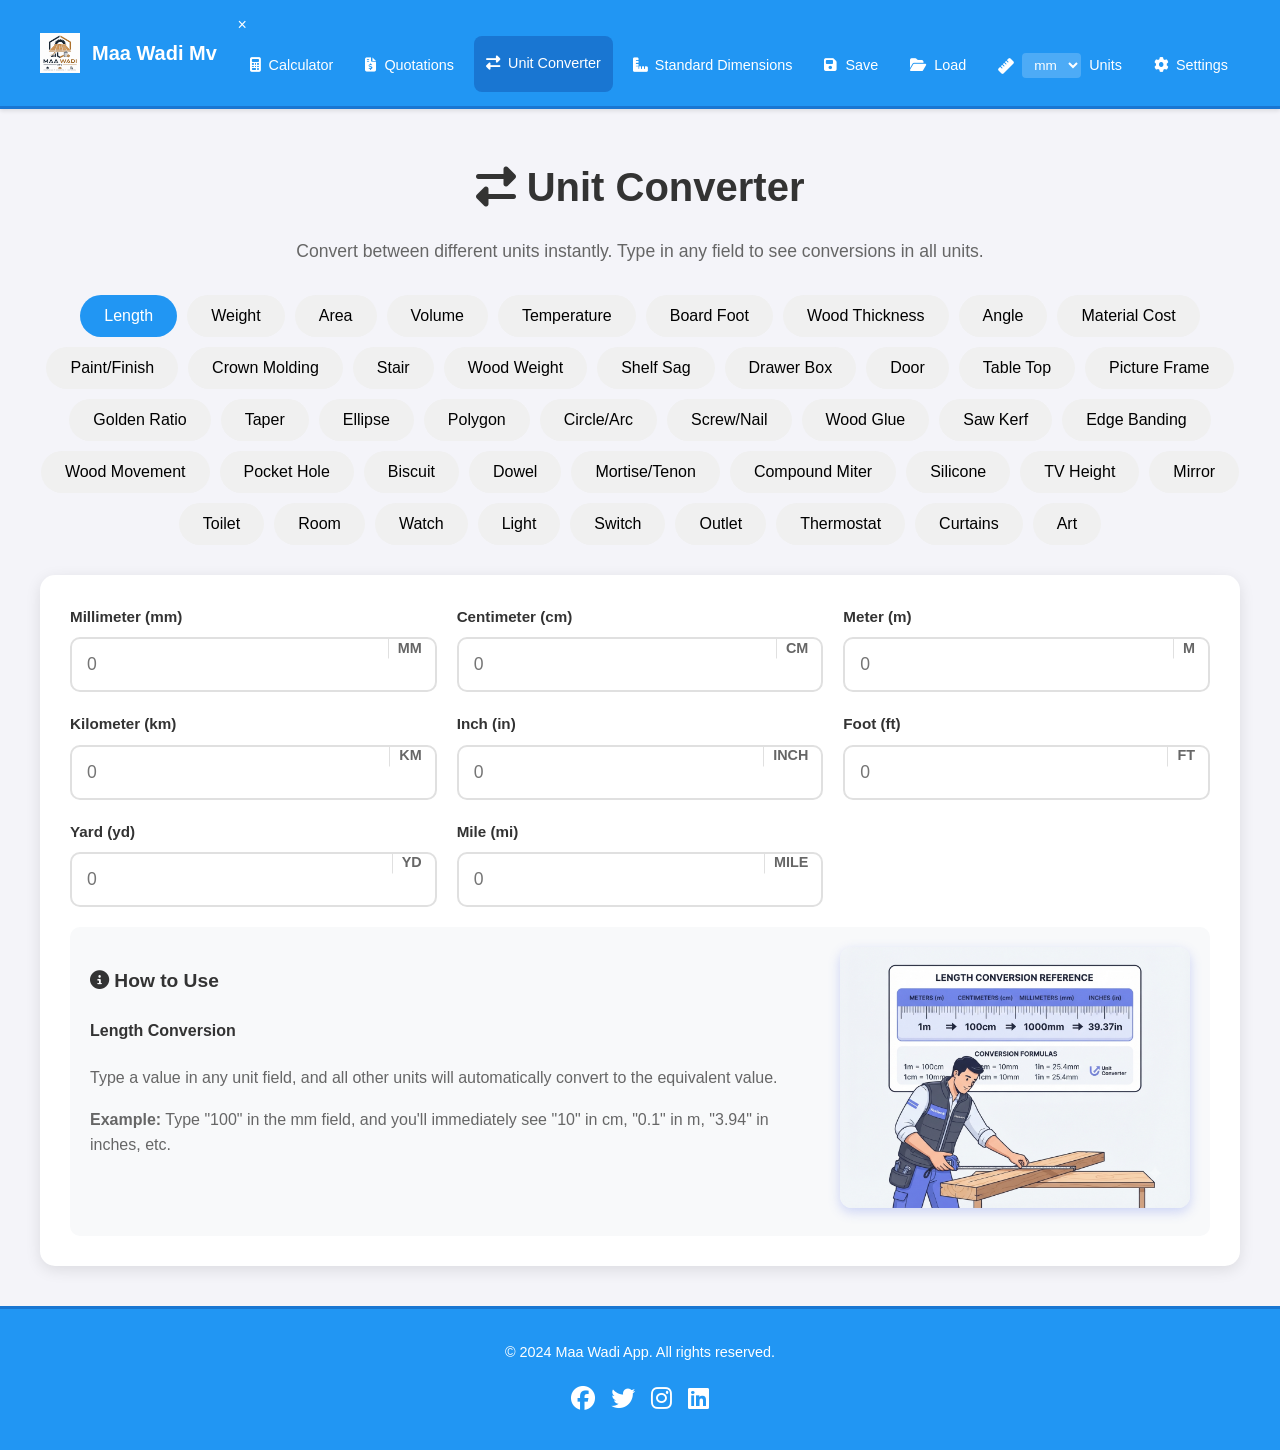
<file: unit-converter.html>
<!DOCTYPE html>
<html lang="en">
<head>
    <meta charset="UTF-8">
    <meta name="viewport" content="width=device-width, initial-scale=1.0">
    <title>Unit Converter - Maa Wadi</title>
    <link rel="stylesheet" href="style.css">
    <link rel="stylesheet" href="https://cdnjs.cloudflare.com/ajax/libs/font-awesome/6.4.0/css/all.min.css">
    <script>
        console.log('Inline script loaded');
        // Load footer component
        document.addEventListener('DOMContentLoaded', function() {
            console.log('DOM loaded, loading footer...');
            
            // Load footer
            fetch('footer.html')
                .then(response => {
                    console.log('Footer fetch response:', response);
                    if (!response.ok) {
                        throw new Error(`HTTP error! status: ${response.status}`);
                    }
                    return response.text();
                })
                .then(html => {
                    console.log('Footer HTML loaded');
                    const footerPlaceholder = document.getElementById('footer-placeholder');
                    if (footerPlaceholder) {
                        footerPlaceholder.innerHTML = html;
                        console.log('Footer inserted');
                    } else {
                        console.error('footer-placeholder not found');
                    }
                })
                .catch(error => console.error('Error loading footer:', error));
        });
    </script>
    <style>
        .unit-converter-container {
            max-width: 1200px;
            margin: 0 auto;
            padding: 20px;
        }

        .converter-header {
            text-align: center;
            margin-bottom: 30px;
        }

        .converter-header h1 {
            color: #333;
            font-size: 2.5em;
            margin-bottom: 10px;
        }

        .converter-header p {
            color: #666;
            font-size: 1.1em;
        }

        .unit-category-tabs {
            display: flex;
            justify-content: center;
            gap: 10px;
            margin-bottom: 30px;
            flex-wrap: wrap;
        }

        .category-tab {
            padding: 12px 24px;
            background: #f0f0f0;
            border: none;
            border-radius: 25px;
            cursor: pointer;
            font-size: 1em;
            transition: all 0.3s ease;
        }

        .category-tab:hover {
            background: #e0e0e0;
        }

        .category-tab.active {
            background: var(--primary-color);
            color: white;
        }

        .converter-card {
            background: white;
            border-radius: 15px;
            padding: 30px;
            box-shadow: 0 4px 15px rgba(0, 0, 0, 0.1);
            margin-bottom: 20px;
        }

        .converter-input-group {
            display: grid;
            grid-template-columns: repeat(auto-fit, minmax(280px, 1fr));
            gap: 20px;
            margin-bottom: 20px;
        }

        .unit-input-wrapper {
            position: relative;
        }

        .unit-input-wrapper label {
            display: block;
            margin-bottom: 8px;
            color: #333;
            font-weight: 600;
            font-size: 0.95em;
        }

        .unit-input-wrapper input {
            width: 100%;
            padding: 15px 50px 15px 15px;
            border: 2px solid #e0e0e0;
            border-radius: 10px;
            font-size: 1.1em;
            transition: border-color 0.3s ease;
        }

        .unit-input-wrapper input:focus {
            outline: none;
            border-color: #667eea;
        }

        .unit-input-wrapper .unit-label {
            position: absolute;
            right: 15px;
            top: 50%;
            transform: translateY(-50%);
            color: #666;
            font-weight: 600;
            font-size: 0.9em;
        }

        .unit-input-wrapper .unit-label::before {
            content: '';
            position: absolute;
            left: -10px;
            top: 50%;
            transform: translateY(-50%);
            width: 1px;
            height: 20px;
            background: #e0e0e0;
        }

        .converter-info {
            background: #f8f9fa;
            border-radius: 10px;
            padding: 20px;
            margin-top: 20px;
        }

        .info-content {
            display: flex;
            gap: 20px;
            align-items: flex-start;
        }

        .info-text {
            flex: 1;
        }

        .info-image {
            flex: 0 0 350px;
        }

        .info-image img {
            width: 100%;
            height: auto;
            border-radius: 12px;
            box-shadow: 0 4px 12px rgba(102, 126, 234, 0.3);
        }

        .converter-info h3 {
            color: #333;
            margin-bottom: 15px;
            font-size: 1.2em;
        }

        .converter-info p {
            color: #666;
            line-height: 1.6;
            margin-bottom: 10px;
        }

        .back-btn {
            display: inline-flex;
            align-items: center;
            gap: 8px;
            padding: 12px 24px;
            background: linear-gradient(135deg, #667eea 0%, #764ba2 100%);
            color: white;
            border: none;
            border-radius: 25px;
            cursor: pointer;
            font-size: 1em;
            margin-bottom: 20px;
            transition: transform 0.3s ease;
        }

        .back-btn:hover {
            transform: translateY(-2px);
        }

        .hamburger {
            display: none;
            flex-direction: column;
            cursor: pointer;
            padding: 10px;
            gap: 5px;
        }

        .hamburger span {
            width: 25px;
            height: 3px;
            background: #667eea;
            border-radius: 3px;
            transition: all 0.3s ease;
        }

        .hamburger.active span:nth-child(1) {
            transform: rotate(45deg) translate(5px, 5px);
        }

        .hamburger.active span:nth-child(2) {
            opacity: 0;
        }

        .hamburger.active span:nth-child(3) {
            transform: rotate(-45deg) translate(7px, -6px);
        }

        @media (max-width: 768px) {
            .unit-converter-container {
                padding: 10px;
            }

            .converter-header h1 {
                font-size: 1.8em;
            }

            .converter-header p {
                font-size: 0.9em;
            }

            .category-tab {
                padding: 8px 16px;
                font-size: 0.9em;
            }

            .converter-card {
                padding: 15px;
                margin-bottom: 15px;
            }

            .converter-input-group {
                grid-template-columns: 1fr;
                gap: 15px;
            }

            .unit-input-wrapper input {
                font-size: 1em;
                padding: 12px 45px 12px 12px;
            }

            .unit-input-wrapper label {
                font-size: 0.85em;
            }

            .info-content {
                flex-direction: column;
            }

            .info-image {
                flex: 0 0 auto;
                width: 100%;
                max-width: 300px;
            }

            .converter-info h3 {
                font-size: 1em;
            }

            .converter-info p {
                font-size: 0.9em;
            }

            .back-btn {
                padding: 10px 20px;
                font-size: 0.9em;
            }

            .hamburger {
                display: flex;
            }

            nav {
                position: fixed;
                top: 0;
                right: -100%;
                width: 70%;
                max-width: 300px;
                height: 100vh;
                background: white;
                box-shadow: -5px 0 15px rgba(0, 0, 0, 0.1);
                transition: right 0.3s ease;
                z-index: 2000;
                padding: 80px 20px 20px;
            }

            nav.active {
                right: 0;
            }

            nav ul {
                flex-direction: column;
                gap: 5px;
            }

            nav a {
                color: #333;
                background: #f8f9fa;
                padding: 12px 15px;
                border-radius: 8px;
                gap: 10px;
            }

            nav a:hover {
                background: #e9ecef;
                color: #667eea;
            }

            nav a.active {
                background: linear-gradient(135deg, #667eea 0%, #764ba2 100%);
                color: white;
            }

            nav a span {
                display: inline;
            }

            .units-dropdown {
                background: #f8f9fa;
                padding: 12px 15px;
                border-radius: 8px;
            }

            .units-dropdown span {
                display: inline;
                color: #333;
            }

            .unit-select {
                background: white;
                border: 1px solid #ddd;
                color: #333;
            }

            .header-content {
                flex-direction: row;
                justify-content: space-between;
            }

            .brand-name {
                font-size: 1.2em;
            }

            .converter-container {
                padding: 15px;
            }

            .converter-header h1 {
                font-size: 1.8em;
            }

            .converter-input-group {
                grid-template-columns: 1fr;
            }

            .category-tabs {
                flex-wrap: wrap;
                gap: 5px;
            }

            .category-tab {
                padding: 8px 12px;
                font-size: 0.85em;
            }

            .input-group {
                flex-direction: column;
            }

            .result-display {
                font-size: 1.5em;
            }

            .how-to-use {
                padding: 15px;
            }

            .how-to-use h3 {
                font-size: 1.2em;
            }

            .how-to-use p {
                font-size: 0.9em;
            }
        }

        @media (max-width: 480px) {
            .logo {
                height: 30px;
            }

            .brand-name {
                font-size: 1em;
            }

            nav {
                width: 85%;
            }

            nav a {
                padding: 10px 12px;
                font-size: 0.9em;
            }

            nav a i {
                font-size: 1em;
            }

            .unit-select {
                font-size: 12px;
                padding: 3px 6px;
            }

            .converter-container {
                padding: 10px;
            }

            .converter-header h1 {
                font-size: 1.5em;
            }

            .category-tab {
                padding: 6px 10px;
                font-size: 0.8em;
            }

            .input-group label {
                font-size: 0.85em;
            }

            .input-group input,
            .input-group select {
                font-size: 14px;
                padding: 8px;
            }

            .result-display {
                font-size: 1.3em;
            }

            .convert-btn {
                padding: 10px 20px;
                font-size: 0.9em;
            }
        }
    </style>
</head>
<body>
    <header>
        <div class="header-content">
            <div class="brand">
                <img src="assets/logo.png" alt="Maa Wadi Mv" class="logo">
                <span class="brand-name">Maa Wadi Mv</span>
            </div>
            <div class="hamburger" onclick="toggleMenu()">
                <span></span>
                <span></span>
                <span></span>
            </div>
            <nav id="mainNav">
                <span class="nav-close-btn" onclick="toggleMenu()">&times;</span>
                <ul>
                    <li><a href="selection.html" title="Calculator"><i class="fas fa-calculator"></i> Calculator</a></li>
                    <li><a href="quotations.html" title="Quotations"><i class="fas fa-file-invoice-dollar"></i> Quotations</a></li>
                    <li><a href="unit-converter.html" class="active" title="Unit Converter"><i class="fas fa-exchange-alt"></i> Unit Converter</a></li>
                    <li><a href="standard-dimensions.html" title="Standard Dimensions"><i class="fas fa-ruler-combined"></i> Standard Dimensions</a></li>
                    <li><a href="#" id="saveProjectBtn" title="Save Project"><i class="fas fa-save"></i> Save</a></li>
                    <li><a href="#" id="loadProjectBtn" title="Load Project"><i class="fas fa-folder-open"></i> Load</a></li>
                    <li class="units-dropdown" title="Units">
                        <i class="fas fa-ruler"></i>
                        <select id="unitSelector" class="unit-select">
                            <option value="mm">mm</option>
                            <option value="cm">cm</option>
                            <option value="m">m</option>
                            <option value="in">in</option>
                        </select>
                        <span>Units</span>
                    </li>
                    <li><a href="#" id="settingsBtn" title="Settings"><i class="fas fa-cog"></i> Settings</a></li>
                </ul>
            </nav>
        </div>
    </header>

    <div class="unit-converter-container">

        <div class="converter-header">
            <h1><i class="fas fa-exchange-alt"></i> Unit Converter</h1>
            <p>Convert between different units instantly. Type in any field to see conversions in all units.</p>
        </div>

        <div class="unit-category-tabs">
            <button class="category-tab active" data-category="length">Length</button>
            <button class="category-tab" data-category="weight">Weight</button>
            <button class="category-tab" data-category="area">Area</button>
            <button class="category-tab" data-category="volume">Volume</button>
            <button class="category-tab" data-category="temperature">Temperature</button>
            <button class="category-tab" data-category="boardfoot">Board Foot</button>
            <button class="category-tab" data-category="woodthickness">Wood Thickness</button>
            <button class="category-tab" data-category="angle">Angle</button>
            <button class="category-tab" data-category="materialcost">Material Cost</button>
            <button class="category-tab" data-category="paintfinish">Paint/Finish</button>
            <button class="category-tab" data-category="crownmolding">Crown Molding</button>
            <button class="category-tab" data-category="stair">Stair</button>
            <button class="category-tab" data-category="woodweight">Wood Weight</button>
            <button class="category-tab" data-category="shelfsag">Shelf Sag</button>
            <button class="category-tab" data-category="drawer">Drawer Box</button>
            <button class="category-tab" data-category="door">Door</button>
            <button class="category-tab" data-category="tabletop">Table Top</button>
            <button class="category-tab" data-category="pictureframe">Picture Frame</button>
            <button class="category-tab" data-category="goldenratio">Golden Ratio</button>
            <button class="category-tab" data-category="taper">Taper</button>
            <button class="category-tab" data-category="ellipse">Ellipse</button>
            <button class="category-tab" data-category="polygon">Polygon</button>
            <button class="category-tab" data-category="circle">Circle/Arc</button>
            <button class="category-tab" data-category="fastener">Screw/Nail</button>
            <button class="category-tab" data-category="glue">Wood Glue</button>
            <button class="category-tab" data-category="kerf">Saw Kerf</button>
            <button class="category-tab" data-category="edgebanding">Edge Banding</button>
            <button class="category-tab" data-category="woodmovement">Wood Movement</button>
            <button class="category-tab" data-category="pockethole">Pocket Hole</button>
            <button class="category-tab" data-category="biscuit">Biscuit</button>
            <button class="category-tab" data-category="dowel">Dowel</button>
            <button class="category-tab" data-category="mortisetendon">Mortise/Tenon</button>
            <button class="category-tab" data-category="compoundmiter">Compound Miter</button>
            <button class="category-tab" data-category="silicone">Silicone</button>
            <button class="category-tab" data-category="tvheight">TV Height</button>
            <button class="category-tab" data-category="mirror">Mirror</button>
            <button class="category-tab" data-category="toilet">Toilet</button>
            <button class="category-tab" data-category="room">Room</button>
            <button class="category-tab" data-category="watch">Watch</button>
            <button class="category-tab" data-category="light">Light</button>
            <button class="category-tab" data-category="switch">Switch</button>
            <button class="category-tab" data-category="outlet">Outlet</button>
            <button class="category-tab" data-category="thermostat">Thermostat</button>
            <button class="category-tab" data-category="curtains">Curtains</button>
            <button class="category-tab" data-category="art">Art</button>
        </div>

        <div class="converter-card" id="converterCard">
            <div class="converter-input-group" id="unitInputs">
                <!-- Unit inputs will be generated by JavaScript -->
            </div>

            <div class="converter-info">
                <div class="info-content">
                    <div class="info-text">
                        <h3><i class="fas fa-info-circle"></i> How to Use</h3>
                        <div id="categoryInstructions">
                            <p>Type a value in any unit field, and all other units will automatically convert to the equivalent value. No need to select a "from" or "to" unit - just type and see instant results.</p>
                            <p><strong>Example:</strong> Type "100" in the mm field, and you'll immediately see "10" in cm, "0.1" in m, "3.94" in inches, etc.</p>
                        </div>
                    </div>
                    <div class="info-image">
                        <img id="categoryImage" src="public/images/unit-converter/length-conversion.png" alt="Calculator illustration">
                    </div>
                </div>
            </div>
        </div>
    </div>

    <script src="script.js"></script>
    <script>
        const unitData = {
            length: {
                name: 'Length',
                units: {
                    mm: { name: 'Millimeter (mm)', factor: 1 },
                    cm: { name: 'Centimeter (cm)', factor: 10 },
                    m: { name: 'Meter (m)', factor: 1000 },
                    km: { name: 'Kilometer (km)', factor: 1000000 },
                    inch: { name: 'Inch (in)', factor: 25.4 },
                    ft: { name: 'Foot (ft)', factor: 304.8 },
                    yd: { name: 'Yard (yd)', factor: 914.4 },
                    mile: { name: 'Mile (mi)', factor: 1609344 }
                }
            },
            weight: {
                name: 'Weight',
                units: {
                    mg: { name: 'Milligram (mg)', factor: 1 },
                    g: { name: 'Gram (g)', factor: 1000 },
                    kg: { name: 'Kilogram (kg)', factor: 1000000 },
                    oz: { name: 'Ounce (oz)', factor: 28349.523125 },
                    lb: { name: 'Pound (lb)', factor: 453592.37 },
                    ton: { name: 'Metric Ton (t)', factor: 1000000000 }
                }
            },
            area: {
                name: 'Area',
                units: {
                    sqmm: { name: 'Square Millimeter (mm²)', factor: 1 },
                    sqcm: { name: 'Square Centimeter (cm²)', factor: 100 },
                    sqm: { name: 'Square Meter (m²)', factor: 1000000 },
                    sqkm: { name: 'Square Kilometer (km²)', factor: 1000000000000 },
                    sqin: { name: 'Square Inch (in²)', factor: 645.16 },
                    sqft: { name: 'Square Foot (ft²)', factor: 92903.04 },
                    sqyd: { name: 'Square Yard (yd²)', factor: 836127.36 },
                    acre: { name: 'Acre', factor: 4046856422.4 }
                }
            },
            volume: {
                name: 'Volume',
                units: {
                    ml: { name: 'Milliliter (ml)', factor: 1 },
                    l: { name: 'Liter (L)', factor: 1000 },
                    m3: { name: 'Cubic Meter (m³)', factor: 1000000 },
                    cm3: { name: 'Cubic Centimeter (cm³)', factor: 1 },
                    floz: { name: 'Fluid Ounce (fl oz)', factor: 29.5735295625 },
                    cup: { name: 'Cup', factor: 236.5882365 },
                    pt: { name: 'Pint (pt)', factor: 473.176473 },
                    qt: { name: 'Quart (qt)', factor: 946.352946 },
                    gal: { name: 'Gallon (gal)', factor: 3785.411784 }
                }
            },
            temperature: {
                name: 'Temperature',
                units: {
                    c: { name: 'Celsius (°C)', special: true },
                    f: { name: 'Fahrenheit (°F)', special: true },
                    k: { name: 'Kelvin (K)', special: true }
                }
            },
            boardfoot: {
                name: 'Board Foot Calculator',
                units: {
                    length: { name: 'Length (inches)', special: true },
                    width: { name: 'Width (inches)', special: true },
                    thickness: { name: 'Thickness (inches)', special: true },
                    boardfeet: { name: 'Board Feet', special: true }
                }
            },
            woodthickness: {
                name: 'Wood Thickness (Nominal vs Actual)',
                units: {
                    nominal2x4: { name: '2×4 (Nominal)', actual: '1.5×3.5 inches' },
                    nominal2x6: { name: '2×6 (Nominal)', actual: '1.5×5.5 inches' },
                    nominal2x8: { name: '2×8 (Nominal)', actual: '1.5×7.25 inches' },
                    nominal1x2: { name: '1×2 (Nominal)', actual: '0.75×1.5 inches' },
                    nominal1x4: { name: '1×4 (Nominal)', actual: '0.75×3.5 inches' },
                    nominal1x6: { name: '1×6 (Nominal)', actual: '0.75×5.5 inches' },
                    nominal1x8: { name: '1×8 (Nominal)', actual: '0.75×7.25 inches' },
                    nominal4x4: { name: '4×4 (Nominal)', actual: '3.5×3.5 inches' },
                    nominal6x6: { name: '6×6 (Nominal)', actual: '5.5×5.5 inches' }
                }
            },
            angle: {
                name: 'Angle Converter',
                units: {
                    degrees: { name: 'Degrees (°)', factor: 1 },
                    radians: { name: 'Radians (rad)', factor: 57.2957795131 },
                    gradians: { name: 'Gradians (gon)', factor: 0.9 },
                    turns: { name: 'Turns', factor: 360 }
                }
            },
            materialcost: {
                name: 'Material Cost Calculator',
                units: {
                    length: { name: 'Length (ft)', special: true },
                    width: { name: 'Width (ft)', special: true },
                    thickness: { name: 'Thickness (in)', special: true },
                    priceperbf: { name: 'Price per Board Foot (MVR)', special: true },
                    totalcost: { name: 'Total Cost (MVR)', special: true }
                }
            },
            paintfinish: {
                name: 'Paint/Finish Calculator',
                units: {
                    length: { name: 'Length (ft)', special: true },
                    width: { name: 'Width (ft)', special: true },
                    coverage: { name: 'Coverage (sq ft per gallon)', special: true },
                    coats: { name: 'Number of Coats', special: true },
                    totalgallons: { name: 'Total Gallons Needed', special: true }
                }
            },
            crownmolding: {
                name: 'Crown Molding Calculator',
                units: {
                    springangle: { name: 'Spring Angle (°)', special: true },
                    wallangle: { name: 'Wall Angle (°)', special: true },
                    miterangle: { name: 'Miter Angle (°)', special: true },
                    bevelangle: { name: 'Bevel Angle (°)', special: true }
                }
            },
            stair: {
                name: 'Stair Calculator',
                units: {
                    totalrise: { name: 'Total Rise (in)', special: true },
                    totalrun: { name: 'Total Run (in)', special: true },
                    risers: { name: 'Number of Risers', special: true },
                    treads: { name: 'Number of Treads', special: true },
                    riserheight: { name: 'Riser Height (in)', special: true },
                    treaddepth: { name: 'Tread Depth (in)', special: true },
                    stringerlength: { name: 'Stringer Length (in)', special: true }
                }
            },
            woodweight: {
                name: 'Wood Weight Calculator',
                units: {
                    length: { name: 'Length (in)', special: true },
                    width: { name: 'Width (in)', special: true },
                    thickness: { name: 'Thickness (in)', special: true },
                    species: { name: 'Wood Species', special: true },
                    weight: { name: 'Weight (lbs)', special: true }
                }
            },
            shelfsag: {
                name: 'Shelf Sag Calculator',
                units: {
                    length: { name: 'Shelf Length (in)', special: true },
                    width: { name: 'Shelf Width (in)', special: true },
                    thickness: { name: 'Shelf Thickness (in)', special: true },
                    load: { name: 'Load (lbs)', special: true },
                    sag: { name: 'Sag (in)', special: true }
                }
            },
            drawer: {
                name: 'Drawer Box Calculator',
                units: {
                    openingwidth: { name: 'Opening Width (in)', special: true },
                    openingheight: { name: 'Opening Height (in)', special: true },
                    drawerdepth: { name: 'Drawer Depth (in)', special: true },
                    overlay: { name: 'Overlay (in)', special: true },
                    drawerwidth: { name: 'Drawer Width (in)', special: true },
                    drawerheight: { name: 'Drawer Height (in)', special: true }
                }
            },
            door: {
                name: 'Door Calculator',
                units: {
                    openingwidth: { name: 'Opening Width (in)', special: true },
                    openingheight: { name: 'Opening Height (in)', special: true },
                    overlay: { name: 'Overlay (in)', special: true },
                    doorwidth: { name: 'Door Width (in)', special: true },
                    doorheight: { name: 'Door Height (in)', special: true }
                }
            },
            tabletop: {
                name: 'Table Top Calculator',
                units: {
                    tabletopwidth: { name: 'Table Top Width (in)', special: true },
                    tabletoplength: { name: 'Table Top Length (in)', special: true },
                    breadboardwidth: { name: 'Breadboard Width (in)', special: true },
                    boardwidth: { name: 'Board Width (in)', special: true },
                    numboards: { name: 'Number of Boards', special: true }
                }
            },
            pictureframe: {
                name: 'Picture Frame Calculator',
                units: {
                    picturewidth: { name: 'Picture Width (in)', special: true },
                    pictureheight: { name: 'Picture Height (in)', special: true },
                    framewidth: { name: 'Frame Width (in)', special: true },
                    miterangle: { name: 'Miter Angle (°)', special: true },
                    boardlength: { name: 'Board Length (in)', special: true }
                }
            },
            goldenratio: {
                name: 'Golden Ratio Calculator',
                units: {
                    width: { name: 'Width (in)', special: true },
                    height: { name: 'Height (in)', special: true },
                    ratio: { name: 'Golden Ratio', special: true }
                }
            },
            taper: {
                name: 'Taper Calculator',
                units: {
                    largediameter: { name: 'Large Diameter (in)', special: true },
                    smalldiameter: { name: 'Small Diameter (in)', special: true },
                    length: { name: 'Length (in)', special: true },
                    taperangle: { name: 'Taper Angle (°)', special: true }
                }
            },
            ellipse: {
                name: 'Ellipse Calculator',
                units: {
                    majoraxis: { name: 'Major Axis (in)', special: true },
                    minoraxis: { name: 'Minor Axis (in)', special: true },
                    area: { name: 'Area (sq in)', special: true },
                    circumference: { name: 'Circumference (in)', special: true }
                }
            },
            polygon: {
                name: 'Polygon Calculator',
                units: {
                    sides: { name: 'Number of Sides', special: true },
                    radius: { name: 'Radius (in)', special: true },
                    sidelen: { name: 'Side Length (in)', special: true },
                    area: { name: 'Area (sq in)', special: true },
                    interiorangle: { name: 'Interior Angle (°)', special: true }
                }
            },
            circle: {
                name: 'Circle/Arc Calculator',
                units: {
                    diameter: { name: 'Diameter (in)', special: true },
                    radius: { name: 'Radius (in)', special: true },
                    circumference: { name: 'Circumference (in)', special: true },
                    area: { name: 'Area (sq in)', special: true },
                    arclength: { name: 'Arc Length (in)', special: true },
                    arcangle: { name: 'Arc Angle (°)', special: true }
                }
            },
            fastener: {
                name: 'Screw/Nail Calculator',
                units: {
                    boardlength: { name: 'Board Length (ft)', special: true },
                    boardwidth: { name: 'Board Width (in)', special: true },
                    spacing: { name: 'Spacing (in)', special: true },
                    numfasteners: { name: 'Number of Fasteners', special: true }
                }
            },
            glue: {
                name: 'Wood Glue Coverage Calculator',
                units: {
                    length: { name: 'Length (in)', special: true },
                    width: { name: 'Width (in)', special: true },
                    coverage: { name: 'Coverage (sq in per oz)', special: true },
                    glueoz: { name: 'Glue Needed (oz)', special: true }
                }
            },
            kerf: {
                name: 'Saw Blade Kerf Calculator',
                units: {
                    boardlength: { name: 'Board Length (in)', special: true },
                    numcuts: { name: 'Number of Cuts', special: true },
                    kerfwidth: { name: 'Kerf Width (in)', special: true },
                    totalkerf: { name: 'Total Kerf (in)', special: true },
                    totallength: { name: 'Total Length Needed (in)', special: true }
                }
            },
            edgebanding: {
                name: 'Edge Banding Calculator',
                units: {
                    length: { name: 'Length (in)', special: true },
                    width: { name: 'Width (in)', special: true },
                    thickness: { name: 'Thickness (in)', special: true },
                    bandedlength: { name: 'Banded Length (in)', special: true }
                }
            },
            woodmovement: {
                name: 'Wood Movement Calculator',
                units: {
                    width: { name: 'Width (in)', special: true },
                    species: { name: 'Wood Species', special: true },
                    humiditychange: { name: 'Humidity Change (%)', special: true },
                    movement: { name: 'Movement (in)', special: true }
                }
            },
            pockethole: {
                name: 'Pocket Hole Calculator',
                units: {
                    boardthickness: { name: 'Board Thickness (in)', special: true },
                    numholes: { name: 'Number of Holes', special: true },
                    spacing: { name: 'Spacing (in)', special: true },
                    boardlength: { name: 'Board Length (in)', special: true }
                }
            },
            biscuit: {
                name: 'Biscuit Joinery Calculator',
                units: {
                    boardwidth: { name: 'Board Width (in)', special: true },
                    biscuitsize: { name: 'Biscuit Size (#)', special: true },
                    numbiscuits: { name: 'Number of Biscuits', special: true },
                    spacing: { name: 'Spacing (in)', special: true }
                }
            },
            dowel: {
                name: 'Dowel Calculator',
                units: {
                    boardwidth: { name: 'Board Width (in)', special: true },
                    doweldiameter: { name: 'Dowel Diameter (in)', special: true },
                    doweldepth: { name: 'Dowel Depth (in)', special: true },
                    numdowels: { name: 'Number of Dowels', special: true },
                    spacing: { name: 'Spacing (in)', special: true }
                }
            },
            mortisetendon: {
                name: 'Mortise and Tenon Calculator',
                units: {
                    boardthickness: { name: 'Board Thickness (in)', special: true },
                    tenonwidth: { name: 'Tenon Width (in)', special: true },
                    tenonlength: { name: 'Tenon Length (in)', special: true },
                    tenonthickness: { name: 'Tenon Thickness (in)', special: true }
                }
            },
            compoundmiter: {
                name: 'Compound Miter Calculator',
                units: {
                    sides: { name: 'Number of Sides', special: true },
                    springangle: { name: 'Spring Angle (°)', special: true },
                    miterangle: { name: 'Miter Angle (°)', special: true },
                    bevelangle: { name: 'Bevel Angle (°)', special: true }
                }
            },
            silicone: {
                name: 'Silicone/Sealant Calculator',
                units: {
                    length: { name: 'Length (ft)', special: true },
                    width: { name: 'Width (in)', special: true },
                    depth: { name: 'Depth (in)', special: true },
                    tubes: { name: 'Tubes Needed', special: true }
                }
            },
            tvheight: {
                name: 'TV Height Calculator',
                units: {
                    tvsize: { name: 'TV Size (in)', special: true },
                    viewingdistance: { name: 'Viewing Distance (ft)', special: true },
                    eyeheight: { name: 'Eye Height (in)', special: true },
                    mountheight: { name: 'Mount Height (in)', special: true }
                }
            },
            mirror: {
                name: 'Mirror Calculator',
                units: {
                    height: { name: 'Person Height (in)', special: true },
                    mirrorheight: { name: 'Mirror Height (in)', special: true },
                    distance: { name: 'Distance from Mirror (in)', special: true },
                    placement: { name: 'Placement Height (in)', special: true }
                }
            },
            toilet: {
                name: 'Toilet Accessories Calculator',
                units: {
                    roomlength: { name: 'Room Length (ft)', special: true },
                    roomwidth: { name: 'Room Width (ft)', special: true },
                    toiltpaperloc: { name: 'Toilet Paper Location (in from wall)', special: true },
                    soaploc: { name: 'Hand Soap Location (in from wall)', special: true },
                    brushloc: { name: 'Toilet Brush Location (in from wall)', special: true }
                }
            },
            room: {
                name: 'Room Accessories Calculator',
                units: {
                    roomlength: { name: 'Room Length (ft)', special: true },
                    roomwidth: { name: 'Room Width (ft)', special: true },
                    ceilingheight: { name: 'Ceiling Height (ft)', special: true },
                    lightx: { name: 'Light X Position (ft)', special: true },
                    lighty: { name: 'Light Y Position (ft)', special: true },
                    switchx: { name: 'Switch X Position (ft)', special: true },
                    switchy: { name: 'Switch Y Position (ft)', special: true }
                }
            },
            watch: {
                name: 'Wall Watch Height Calculator',
                units: {
                    wallheight: { name: 'Wall Height (ft)', special: true },
                    eyeheight: { name: 'Eye Height (ft)', special: true },
                    watchheight: { name: 'Watch Mount Height (ft)', special: true }
                }
            },
            light: {
                name: 'Light Location Calculator',
                units: {
                    roomlength: { name: 'Room Length (ft)', special: true },
                    roomwidth: { name: 'Room Width (ft)', special: true },
                    ceilingheight: { name: 'Ceiling Height (ft)', special: true },
                    light1x: { name: 'Light 1 X Position (ft)', special: true },
                    light1y: { name: 'Light 1 Y Position (ft)', special: true },
                    light2x: { name: 'Light 2 X Position (ft)', special: true },
                    light2y: { name: 'Light 2 Y Position (ft)', special: true }
                }
            },
            switch: {
                name: 'Switch Location Calculator',
                units: {
                    roomlength: { name: 'Room Length (ft)', special: true },
                    roomwidth: { name: 'Room Width (ft)', special: true },
                    doorx: { name: 'Door X Position (ft)', special: true },
                    switchx: { name: 'Switch X Position (ft)', special: true },
                    switchy: { name: 'Switch Y Position (ft)', special: true }
                }
            },
            outlet: {
                name: 'Outlet Location Calculator',
                units: {
                    roomlength: { name: 'Room Length (ft)', special: true },
                    roomwidth: { name: 'Room Width (ft)', special: true },
                    outletx: { name: 'Outlet X Position (ft)', special: true },
                    outlety: { name: 'Outlet Y Position (ft)', special: true },
                    spacing: { name: 'Outlet Spacing (ft)', special: true }
                }
            },
            thermostat: {
                name: 'Thermostat Location Calculator',
                units: {
                    roomlength: { name: 'Room Length (ft)', special: true },
                    roomwidth: { name: 'Room Width (ft)', special: true },
                    thermostatx: { name: 'Thermostat X Position (ft)', special: true },
                    thermostaty: { name: 'Thermostat Y Position (ft)', special: true }
                }
            },
            curtains: {
                name: 'Curtains/Blinds Calculator',
                units: {
                    windowwidth: { name: 'Window Width (ft)', special: true },
                    windowheight: { name: 'Window Height (ft)', special: true },
                    curtainwidth: { name: 'Curtain Width (ft)', special: true },
                    curtainlength: { name: 'Curtain Length (ft)', special: true }
                }
            },
            art: {
                name: 'Art/Decor Placement Calculator',
                units: {
                    wallwidth: { name: 'Wall Width (ft)', special: true },
                    wallheight: { name: 'Wall Height (ft)', special: true },
                    artwidth: { name: 'Art Width (ft)', special: true },
                    artheight: { name: 'Art Height (ft)', special: true },
                    artx: { name: 'Art X Position (ft)', special: true },
                    arty: { name: 'Art Y Position (ft)', special: true }
                }
            }
        };

        let currentCategory = 'length';
        let activeInputId = null;

        // Category-specific instructions
        const categoryInstructions = {
            length: {
                title: 'Length Conversion',
                description: 'Type a value in any unit field, and all other units will automatically convert to the equivalent value.',
                example: 'Type "100" in the mm field, and you\'ll immediately see "10" in cm, "0.1" in m, "3.94" in inches, etc.',
                image: 'public/images/unit-converter/length-conversion.png'
            },
            weight: {
                title: 'Weight Conversion',
                description: 'Convert between different weight units instantly.',
                example: 'Type "1000" in the g field to see "1" in kg, "35.27" in oz, "2.2" in lb, etc.',
                image: 'public/images/unit-converter/weight-conversion.png'
            },
            area: {
                title: 'Area Conversion',
                description: 'Convert between different area units for surface measurements.',
                example: 'Type "10000" in sqcm to see "1" in sqm, "10.76" in sqft, "0.00247" in acre, etc.',
                image: 'public/images/unit-converter/area-conversion.png'
            },
            volume: {
                title: 'Volume Conversion',
                description: 'Convert between different volume units for liquid and solid measurements.',
                example: 'Type "1000" in ml to see "1" in L, "33.81" in fl oz, "4.23" in cups, etc.',
                image: 'public/images/unit-converter/volume-conversion.png'
            },
            temperature: {
                title: 'Temperature Conversion',
                description: 'Convert between Celsius, Fahrenheit, and Kelvin.',
                example: 'Type "100" in °C to see "212" in °F and "373.15" in K.',
                image: 'public/images/unit-converter/temperature.png'
            },
            boardfoot: {
                title: 'Board Foot Calculator',
                description: 'Calculate board feet from lumber dimensions. Board foot = (Length × Width × Thickness) ÷ 144.',
                example: 'Enter length 96", width 6", thickness 1" to get 4 board feet.',
                image: 'public/images/unit-converter/boardfoot.png'
            },
            woodthickness: {
                title: 'Wood Thickness (Nominal vs Actual)',
                description: 'See actual dimensions for nominal lumber sizes. Click on any field to copy the actual dimensions.',
                example: '2×4 nominal is actually 1.5×3.5 inches. Click to copy.',
                image: 'public/images/unit-converter/woodthickness.png'
            },
            angle: {
                title: 'Angle Conversion',
                description: 'Convert between different angle units for miter cuts and measurements.',
                example: 'Type "45" in degrees to see "0.785" radians, "50" gradians, "0.125" turns.',
                image: 'public/images/unit-converter/angle-conversion.png'
            },
            materialcost: {
                title: 'Material Cost Calculator',
                description: 'Calculate total material cost based on dimensions and price per board foot.',
                example: 'Enter 8ft × 1ft × 1in at MVR 50/BF = MVR 2.78 total cost.',
                image: 'public/images/unit-converter/materialcost.png'
            },
            paintfinish: {
                title: 'Paint/Finish Calculator',
                description: 'Calculate how much paint or finish you need based on surface area.',
                example: '10ft × 10ft area, 350 sqft/gal coverage, 2 coats = 0.57 gallons needed.',
                image: 'public/images/unit-converter/paintfinish.png'
            },
            crownmolding: {
                title: 'Crown Molding Calculator',
                description: 'Calculate miter and bevel angles for crown molding installation.',
                example: 'Spring angle 45°, Wall angle 90° = Miter 35.3°, Bevel 30°.',
                image: 'public/images/unit-converter/crownmolding.png'
            },
            stair: {
                title: 'Stair Calculator',
                description: 'Calculate stair dimensions including risers, treads, and stringer length.',
                example: 'Total rise 84", total run 105" = 11 risers, 10 treads, 7.6" riser height, 10.5" tread depth.',
                image: 'public/images/unit-converter/stair.png'
            },
            woodweight: {
                title: 'Wood Weight Calculator',
                description: 'Calculate the weight of lumber based on dimensions and wood species.',
                example: 'Teak: 96" × 6" × 1" = 0.33 cubic feet × 45 lbs/cf = 14.85 lbs.',
                image: 'public/images/unit-converter/woodweight.png'
            },
            shelfsag: {
                title: 'Shelf Sag Calculator',
                description: 'Calculate shelf deflection based on dimensions and load.',
                example: '36" shelf, 12" wide, 0.75" thick, 50 lbs load = 0.25" sag.',
                image: 'public/images/unit-converter/shelfsag.png'
            },
            drawer: {
                title: 'Drawer Box Calculator',
                description: 'Calculate drawer box dimensions based on opening size and overlay.',
                example: 'Opening 24" × 6", overlay 0.5" = Drawer 23" × 5".',
                image: 'public/images/unit-converter/drawer.png'
            },
            door: {
                title: 'Door Calculator',
                description: 'Calculate door dimensions based on opening size and overlay.',
                example: 'Opening 18" × 30", overlay 0.5" = Door 19" × 30.5".',
                image: 'public/images/unit-converter/door.png'
            },
            tabletop: {
                title: 'Table Top Calculator',
                description: 'Calculate board layout for table tops with breadboard ends.',
                example: '48" × 30" top, 6" breadboard, 6" boards = 8 boards needed.',
                image: 'public/images/unit-converter/tabletop.png'
            },
            pictureframe: {
                title: 'Picture Frame Calculator',
                description: 'Calculate miter angles and board lengths for picture frames.',
                example: '8" × 10" picture, 2" frame = 45° miter, 12" boards.',
                image: 'public/images/unit-converter/pictureframe.png'
            },
            goldenratio: {
                title: 'Golden Ratio Calculator',
                description: 'Calculate dimensions using the golden ratio (1.618) for pleasing proportions.',
                example: 'Width 10" = Height 16.18" (golden ratio).',
                image: 'public/images/unit-converter/goldenratio.png'
            },
            taper: {
                title: 'Taper Calculator',
                description: 'Calculate taper angle for turned pieces like table legs.',
                example: 'Large 3", Small 2", Length 24" = Taper angle 2.4°.',
                image: 'public/images/unit-converter/taper.png'
            },
            ellipse: {
                title: 'Ellipse Calculator',
                description: 'Calculate area and circumference of elliptical shapes.',
                example: 'Major axis 10", Minor axis 6" = Area 47.1 sq in, Circumference 25.5".',
                image: 'public/images/unit-converter/ellipse.png'
            },
            polygon: {
                title: 'Polygon Calculator',
                description: 'Calculate dimensions for regular polygons (hexagons, octagons, etc.).',
                example: 'Hexagon, radius 6" = Side length 6", Area 93.5 sq in, Interior angle 120°.',
                image: 'public/images/unit-converter/polygon.png'
            },
            circle: {
                title: 'Circle/Arc Calculator',
                description: 'Calculate circle dimensions and arc measurements.',
                example: 'Diameter 10" = Radius 5", Circumference 31.4", Area 78.5 sq in.',
                image: 'public/images/unit-converter/circle.png'
            },
            fastener: {
                title: 'Screw/Nail Calculator',
                description: 'Calculate number of fasteners needed based on board dimensions.',
                example: '8ft board, 6" wide, 6" spacing = 16 fasteners needed.',
                image: 'public/images/unit-converter/fastener.png'
            },
            glue: {
                title: 'Wood Glue Coverage Calculator',
                description: 'Calculate glue needed based on surface area.',
                example: '24" × 12" area, 200 sq in/oz coverage = 1.44 oz glue needed.',
                image: 'public/images/unit-converter/glue.png'
            },
            kerf: {
                title: 'Saw Blade Kerf Calculator',
                description: 'Account for blade thickness when cutting multiple pieces.',
                example: '96" board, 10 cuts, 0.125" kerf = 1.25" total kerf, 97.25" needed.',
                image: 'public/images/unit-converter/kerf.png'
            },
            edgebanding: {
                title: 'Edge Banding Calculator',
                description: 'Calculate edge banding needed for plywood edges.',
                example: '48" × 24" × 0.75" plywood = 144" edge banding needed.',
                image: 'public/images/unit-converter/edgebanding.png'
            },
            woodmovement: {
                title: 'Wood Movement Calculator',
                description: 'Calculate wood expansion/contraction based on humidity changes.',
                example: 'Oak 12" wide, 20% humidity change = 0.24" movement.',
                image: 'public/images/unit-converter/woodmovement.png'
            },
            pockethole: {
                title: 'Pocket Hole Calculator',
                description: 'Calculate pocket hole spacing and quantity.',
                example: '0.75" board, 24" long, 6" spacing = 4 pocket holes needed.',
                image: 'public/images/unit-converter/pockethole.png'
            },
            biscuit: {
                title: 'Biscuit Joinery Calculator',
                description: 'Calculate biscuit size and spacing for joinery.',
                example: '6" board, #20 biscuits, 4" spacing = 2 biscuits needed.',
                image: 'public/images/unit-converter/biscuit.png'
            },
            dowel: {
                title: 'Dowel Calculator',
                description: 'Calculate dowel size, depth, and spacing for joinery.',
                example: '6" board, 0.5" dowel, 1" depth, 4" spacing = 2 dowels needed.',
                image: 'public/images/unit-converter/dowel.png'
            },
            mortisetendon: {
                title: 'Mortise and Tenon Calculator',
                description: 'Calculate mortise and tenon dimensions.',
                example: '0.75" board = Tenon 0.5" thick, 1.5" wide, 1" long.',
                image: 'public/images/unit-converter/mortisetendon.png'
            },
            compoundmiter: {
                title: 'Compound Miter Calculator',
                description: 'Calculate compound miter and bevel angles for multi-sided projects.',
                example: '6 sides, 45° spring angle = Miter 30°, Bevel 35.3°.',
                image: 'public/images/unit-converter/compoundmiter.png'
            },
            silicone: {
                title: 'Silicone/Sealant Calculator',
                description: 'Calculate silicone/sealant tubes needed for sealing joints.',
                example: '10ft length, 0.25" width, 0.25" depth = 1.5 tubes needed.',
                image: 'public/images/unit-converter/silicone.png'
            },
            tvheight: {
                title: 'TV Height Calculator',
                description: 'Calculate optimal TV mounting height based on viewing distance and eye level.',
                example: '65" TV, 8ft viewing distance, 42" eye height = Mount at 52".',
                image: 'public/images/unit-converter/tvheight.png'
            },
            mirror: {
                title: 'Mirror Calculator',
                description: 'Calculate optimal mirror height and placement for full reflection.',
                example: '68" person height = 68" mirror height, mount at 34".',
                image: 'public/images/unit-converter/mirror.png'
            },
            toilet: {
                title: 'Toilet Accessories Calculator',
                description: 'Calculate optimal placement locations for toilet accessories.',
                example: '8ft × 5ft room = Toilet paper 12" from wall, Soap 18" from wall, Brush 24" from wall.',
                image: 'public/images/unit-converter/toilet.png'
            },
            room: {
                title: 'Room Accessories Calculator',
                description: 'Calculate optimal placement locations for room accessories.',
                example: '12ft × 10ft × 8ft room = Light at center (6ft, 5ft), Switch at door side.',
                image: 'public/images/unit-converter/room.png'
            },
            watch: {
                title: 'Wall Watch Height Calculator',
                description: 'Calculate optimal wall clock mounting height.',
                example: '9ft wall height, 5.5ft eye height = Mount at 6ft.',
                image: 'public/images/unit-converter/watch.png'
            },
            light: {
                title: 'Light Location Calculator',
                description: 'Calculate optimal light placement coordinates for room illumination.',
                example: '12ft × 10ft × 8ft room = Light 1 at (4ft, 3ft), Light 2 at (8ft, 7ft).',
                image: 'public/images/unit-converter/light.png'
            },
            switch: {
                title: 'Switch Location Calculator',
                description: 'Calculate optimal switch placement based on door location.',
                example: 'Door at 2ft, 12ft × 10ft room = Switch at 4ft from door.',
                image: 'public/images/unit-converter/switch.png'
            },
            outlet: {
                title: 'Outlet Location Calculator',
                description: 'Calculate optimal outlet placement and spacing.',
                example: '12ft × 10ft room = Outlets every 6ft along walls.',
                image: 'public/images/unit-converter/outlet.png'
            },
            thermostat: {
                title: 'Thermostat Location Calculator',
                description: 'Calculate optimal thermostat placement for temperature control.',
                example: '12ft × 10ft room = Thermostat at (6ft, 5ft) center.',
                image: 'public/images/unit-converter/thermostat.png'
            },
            curtains: {
                title: 'Curtains/Blinds Calculator',
                description: 'Calculate curtain dimensions based on window size.',
                example: '4ft × 5ft window = Curtain width 8ft, length 6ft.',
                image: 'public/images/unit-converter/curtains.png'
            },
            art: {
                title: 'Art/Decor Placement Calculator',
                description: 'Calculate optimal art placement on walls.',
                example: '12ft × 8ft wall, 3ft × 4ft art = Center at (6ft, 4ft).',
                image: 'public/images/unit-converter/art.png'
            }
        };

        // Generate unit inputs for a category
        function generateUnitInputs(category) {
            const container = document.getElementById('unitInputs');
            container.innerHTML = '';

            const categoryData = unitData[category];
            
            // Handle wood species dropdown
            if (category === 'woodweight' || category === 'woodmovement') {
                const wrapper = document.createElement('div');
                wrapper.className = 'unit-input-wrapper';
                
                const label = document.createElement('label');
                label.textContent = 'Wood Species';
                
                const select = document.createElement('select');
                select.id = 'unit-species';
                select.className = 'unit-select';
                select.dataset.unit = 'species';
                select.dataset.category = category;
                
                const species = ['pine', 'oak', 'maple', 'cherry', 'walnut', 'mahogany', 'teak', 'cedar', 'fir', 'birch'];
                species.forEach(s => {
                    const option = document.createElement('option');
                    option.value = s;
                    option.textContent = s.charAt(0).toUpperCase() + s.slice(1);
                    select.appendChild(option);
                });
                
                select.addEventListener('change', () => {
                    if (category === 'woodweight') {
                        calculateWoodWeight('species', select.value);
                    } else if (category === 'woodmovement') {
                        calculateWoodMovement('species', select.value);
                    }
                });
                
                wrapper.appendChild(label);
                wrapper.appendChild(select);
                container.appendChild(wrapper);
            }
            
            Object.keys(categoryData.units).forEach(unitKey => {
                const unit = categoryData.units[unitKey];
                
                const wrapper = document.createElement('div');
                wrapper.className = 'unit-input-wrapper';
                
                const label = document.createElement('label');
                label.textContent = unit.name;
                
                // For wood thickness, show as display only (not editable)
                if (category === 'woodthickness' && unit.actual) {
                    const input = document.createElement('input');
                    input.type = 'text';
                    input.id = `unit-${unitKey}`;
                    input.value = unit.actual;
                    input.readOnly = true;
                    input.dataset.unit = unitKey;
                    input.dataset.category = category;
                    
                    input.addEventListener('click', () => {
                        // When clicked, copy the actual dimensions
                        navigator.clipboard.writeText(unit.actual);
                    });
                    
                    const unitLabel = document.createElement('span');
                    unitLabel.className = 'unit-label';
                    unitLabel.textContent = 'ACTUAL';
                    
                    wrapper.appendChild(label);
                    wrapper.appendChild(input);
                    wrapper.appendChild(unitLabel);
                    container.appendChild(wrapper);
                    return;
                }
                
                const input = document.createElement('input');
                // Use text type for feet field to allow "X ft Y in" format
                input.type = (category === 'length' && unitKey === 'ft') ? 'text' : 'number';
                input.id = `unit-${unitKey}`;
                input.placeholder = '0';
                input.step = 'any';
                input.dataset.unit = unitKey;
                input.dataset.category = category;
                
                input.addEventListener('input', handleUnitInput);
                input.addEventListener('focus', () => { activeInputId = input.id; });
                
                const unitLabel = document.createElement('span');
                unitLabel.className = 'unit-label';
                unitLabel.textContent = unitKey.toUpperCase();
                
                wrapper.appendChild(label);
                wrapper.appendChild(input);
                wrapper.appendChild(unitLabel);
                container.appendChild(wrapper);
            });
        }

        // Handle unit input
        function handleUnitInput(e) {
            const input = e.target;
            const category = input.dataset.category;
            const sourceUnit = input.dataset.unit;
            
            let value;
            // Parse feet+inches format for feet field
            if (category === 'length' && sourceUnit === 'ft') {
                value = parseFeetInches(input.value);
            } else {
                value = parseFloat(input.value);
            }
            
            if (isNaN(value)) {
                // Clear all inputs if value is invalid
                document.querySelectorAll('#unitInputs input').forEach(inp => {
                    if (inp.id !== input.id) {
                        inp.value = '';
                    }
                });
                return;
            }

            // Handle special calculator categories
            if (category === 'boardfoot') {
                calculateBoardFoot(sourceUnit, value);
                return;
            }
            if (category === 'woodthickness') {
                convertWoodThickness(sourceUnit, value);
                return;
            }
            if (category === 'materialcost') {
                calculateMaterialCost(sourceUnit, value);
                return;
            }
            if (category === 'paintfinish') {
                calculatePaintFinish(sourceUnit, value);
                return;
            }
            if (category === 'crownmolding') {
                calculateCrownMolding(sourceUnit, value);
                return;
            }
            if (category === 'stair') {
                calculateStair(sourceUnit, value);
                return;
            }
            if (category === 'woodweight') {
                calculateWoodWeight(sourceUnit, value);
                return;
            }
            if (category === 'shelfsag') {
                calculateShelfSag(sourceUnit, value);
                return;
            }
            if (category === 'drawer') {
                calculateDrawer(sourceUnit, value);
                return;
            }
            if (category === 'door') {
                calculateDoor(sourceUnit, value);
                return;
            }
            if (category === 'tabletop') {
                calculateTableTop(sourceUnit, value);
                return;
            }
            if (category === 'pictureframe') {
                calculatePictureFrame(sourceUnit, value);
                return;
            }
            if (category === 'goldenratio') {
                calculateGoldenRatio(sourceUnit, value);
                return;
            }
            if (category === 'taper') {
                calculateTaper(sourceUnit, value);
                return;
            }
            if (category === 'ellipse') {
                calculateEllipse(sourceUnit, value);
                return;
            }
            if (category === 'polygon') {
                calculatePolygon(sourceUnit, value);
                return;
            }
            if (category === 'circle') {
                calculateCircle(sourceUnit, value);
                return;
            }
            if (category === 'fastener') {
                calculateFastener(sourceUnit, value);
                return;
            }
            if (category === 'glue') {
                calculateGlue(sourceUnit, value);
                return;
            }
            if (category === 'kerf') {
                calculateKerf(sourceUnit, value);
                return;
            }
            if (category === 'edgebanding') {
                calculateEdgeBanding(sourceUnit, value);
                return;
            }
            if (category === 'woodmovement') {
                calculateWoodMovement(sourceUnit, value);
                return;
            }
            if (category === 'pockethole') {
                calculatePocketHole(sourceUnit, value);
                return;
            }
            if (category === 'biscuit') {
                calculateBiscuit(sourceUnit, value);
                return;
            }
            if (category === 'dowel') {
                calculateDowel(sourceUnit, value);
                return;
            }
            if (category === 'mortisetendon') {
                calculateMortiseTenon(sourceUnit, value);
                return;
            }
            if (category === 'compoundmiter') {
                calculateCompoundMiter(sourceUnit, value);
                return;
            }
            if (category === 'silicone') {
                calculateSilicone(sourceUnit, value);
                return;
            }
            if (category === 'tvheight') {
                calculateTVHeight(sourceUnit, value);
                return;
            }
            if (category === 'mirror') {
                calculateMirror(sourceUnit, value);
                return;
            }
            if (category === 'toilet') {
                calculateToilet(sourceUnit, value);
                return;
            }
            if (category === 'room') {
                calculateRoom(sourceUnit, value);
                return;
            }
            if (category === 'watch') {
                calculateWatch(sourceUnit, value);
                return;
            }
            if (category === 'light') {
                calculateLight(sourceUnit, value);
                return;
            }
            if (category === 'switch') {
                calculateSwitch(sourceUnit, value);
                return;
            }
            if (category === 'outlet') {
                calculateOutlet(sourceUnit, value);
                return;
            }
            if (category === 'thermostat') {
                calculateThermostat(sourceUnit, value);
                return;
            }
            if (category === 'curtains') {
                calculateCurtains(sourceUnit, value);
                return;
            }
            if (category === 'art') {
                calculateArt(sourceUnit, value);
                return;
            }

            // Convert to all other units for standard categories
            const categoryData = unitData[category];
            
            Object.keys(categoryData.units).forEach(unitKey => {
                if (unitKey === sourceUnit) return;
                
                const targetInput = document.getElementById(`unit-${unitKey}`);
                if (!targetInput) return;
                
                let convertedValue;
                
                if (category === 'temperature') {
                    convertedValue = convertTemperature(value, sourceUnit, unitKey);
                } else {
                    const sourceFactor = categoryData.units[sourceUnit].factor;
                    const targetFactor = categoryData.units[unitKey].factor;
                    
                    // Convert to base unit first, then to target unit
                    const baseValue = value * sourceFactor;
                    convertedValue = baseValue / targetFactor;
                }
                
                // Format feet as feet + inches for length category
                if (category === 'length' && unitKey === 'ft') {
                    // convertedValue is already in feet (factor 304.8)
                    targetInput.value = formatFeetInches(convertedValue);
                } else {
                    targetInput.value = formatNumber(convertedValue);
                }
            });
        }

        // Board Foot Calculator
        function calculateBoardFoot(sourceUnit, value) {
            const length = parseFloat(document.getElementById('unit-length').value) || 0;
            const width = parseFloat(document.getElementById('unit-width').value) || 0;
            const thickness = parseFloat(document.getElementById('unit-thickness').value) || 0;
            
            const boardFeet = (length * width * thickness) / 144;
            
            if (sourceUnit !== 'boardfeet') {
                document.getElementById('unit-boardfeet').value = formatNumber(boardFeet);
            }
        }

        // Wood Thickness Converter
        function convertWoodThickness(sourceUnit, value) {
            const categoryData = unitData['woodthickness'];
            const selectedSize = categoryData.units[sourceUnit];
            
            if (selectedSize && selectedSize.actual) {
                // Show actual dimensions for all nominal sizes
                Object.keys(categoryData.units).forEach(unitKey => {
                    const targetInput = document.getElementById(`unit-${unitKey}`);
                    if (targetInput && unitKey !== sourceUnit) {
                        const size = categoryData.units[unitKey];
                        if (size.actual) {
                            targetInput.value = size.actual;
                            targetInput.readOnly = true;
                        }
                    }
                });
            }
        }

        // Material Cost Calculator
        function calculateMaterialCost(sourceUnit, value) {
            const length = parseFloat(document.getElementById('unit-length').value) || 0;
            const width = parseFloat(document.getElementById('unit-width').value) || 0;
            const thickness = parseFloat(document.getElementById('unit-thickness').value) || 0;
            const pricePerBF = parseFloat(document.getElementById('unit-priceperbf').value) || 0;
            
            const boardFeet = (length * width * thickness) / 144;
            const totalCost = boardFeet * pricePerBF;
            
            if (sourceUnit !== 'totalcost') {
                document.getElementById('unit-totalcost').value = formatNumber(totalCost);
            }
        }

        // Paint/Finish Calculator
        function calculatePaintFinish(sourceUnit, value) {
            const length = parseFloat(document.getElementById('unit-length').value) || 0;
            const width = parseFloat(document.getElementById('unit-width').value) || 0;
            const coverage = parseFloat(document.getElementById('unit-coverage').value) || 350;
            const coats = parseFloat(document.getElementById('unit-coats').value) || 2;
            
            const area = length * width;
            const totalGallons = (area * coats) / coverage;
            
            if (sourceUnit !== 'totalgallons') {
                document.getElementById('unit-totalgallons').value = formatNumber(totalGallons);
            }
        }

        // Crown Molding Calculator
        function calculateCrownMolding(sourceUnit, value) {
            const springAngle = parseFloat(document.getElementById('unit-springangle').value) || 45;
            const wallAngle = parseFloat(document.getElementById('unit-wallangle').value) || 90;
            
            // Calculate miter and bevel angles
            const springRad = springAngle * Math.PI / 180;
            const wallRad = wallAngle * Math.PI / 180;
            
            const miterAngle = Math.atan(Math.tan(springRad) * Math.sin(wallRad)) * 180 / Math.PI;
            const bevelAngle = Math.atan(Math.tan(springRad) * Math.cos(wallRad)) * 180 / Math.PI;
            
            if (sourceUnit !== 'miterangle') {
                document.getElementById('unit-miterangle').value = formatNumber(miterAngle);
            }
            if (sourceUnit !== 'bevelangle') {
                document.getElementById('unit-bevelangle').value = formatNumber(bevelAngle);
            }
        }

        // Stair Calculator
        function calculateStair(sourceUnit, value) {
            const totalRise = parseFloat(document.getElementById('unit-totalrise').value) || 0;
            const totalRun = parseFloat(document.getElementById('unit-totalrun').value) || 0;
            
            // Standard riser height is around 7.5 inches
            const idealRiserHeight = 7.5;
            const numRisers = Math.round(totalRise / idealRiserHeight);
            const actualRiserHeight = totalRise / numRisers;
            const numTreads = numRisers - 1;
            const treadDepth = totalRun / numTreads;
            const stringerLength = Math.sqrt(Math.pow(totalRise, 2) + Math.pow(totalRun, 2));
            
            if (sourceUnit !== 'risers') {
                document.getElementById('unit-risers').value = numRisers;
            }
            if (sourceUnit !== 'treads') {
                document.getElementById('unit-treads').value = numTreads;
            }
            if (sourceUnit !== 'riserheight') {
                document.getElementById('unit-riserheight').value = formatNumber(actualRiserHeight);
            }
            if (sourceUnit !== 'treaddepth') {
                document.getElementById('unit-treaddepth').value = formatNumber(treadDepth);
            }
            if (sourceUnit !== 'stringerlength') {
                document.getElementById('unit-stringerlength').value = formatNumber(stringerLength);
            }
        }

        // Wood Weight Calculator
        function calculateWoodWeight(sourceUnit, value) {
            const length = parseFloat(document.getElementById('unit-length').value) || 0;
            const width = parseFloat(document.getElementById('unit-width').value) || 0;
            const thickness = parseFloat(document.getElementById('unit-thickness').value) || 0;
            const speciesSelect = document.getElementById('unit-species');
            
            // Wood species density (lbs per cubic foot)
            const woodDensities = {
                'pine': 35,
                'oak': 45,
                'maple': 44,
                'cherry': 43,
                'walnut': 40,
                'mahogany': 38,
                'teak': 45,
                'cedar': 23,
                'fir': 28,
                'birch': 42
            };
            
            const species = speciesSelect.value || 'pine';
            const density = woodDensities[species] || 35;
            
            const volume = (length * width * thickness) / 1728; // cubic feet
            const weight = volume * density;
            
            if (sourceUnit !== 'weight') {
                document.getElementById('unit-weight').value = formatNumber(weight);
            }
        }

        // Shelf Sag Calculator
        function calculateShelfSag(sourceUnit, value) {
            const length = parseFloat(document.getElementById('unit-length').value) || 0;
            const width = parseFloat(document.getElementById('unit-width').value) || 0;
            const thickness = parseFloat(document.getElementById('unit-thickness').value) || 0;
            const load = parseFloat(document.getElementById('unit-load').value) || 0;
            
            // Simplified sag formula for a simply supported beam
            // Sag = (5 * w * L^4) / (384 * E * I)
            // Using approximate values for wood
            const L = length; // inches
            const w = load / length; // load per inch
            const E = 1500000; // modulus of elasticity for wood (psi)
            const I = (width * Math.pow(thickness, 3)) / 12; // moment of inertia
            
            const sag = (5 * w * Math.pow(L, 4)) / (384 * E * I);
            
            if (sourceUnit !== 'sag') {
                document.getElementById('unit-sag').value = formatNumber(sag);
            }
        }

        // Drawer Box Calculator
        function calculateDrawer(sourceUnit, value) {
            const openingWidth = parseFloat(document.getElementById('unit-openingwidth').value) || 0;
            const openingHeight = parseFloat(document.getElementById('unit-openingheight').value) || 0;
            const drawerDepth = parseFloat(document.getElementById('unit-drawerdepth').value) || 0;
            const overlay = parseFloat(document.getElementById('unit-overlay').value) || 0;
            
            const drawerWidth = openingWidth - (overlay * 2);
            const drawerHeight = openingHeight - overlay;
            
            if (sourceUnit !== 'drawerwidth') {
                document.getElementById('unit-drawerwidth').value = formatNumber(drawerWidth);
            }
            if (sourceUnit !== 'drawerheight') {
                document.getElementById('unit-drawerheight').value = formatNumber(drawerHeight);
            }
        }

        // Door Calculator
        function calculateDoor(sourceUnit, value) {
            const openingWidth = parseFloat(document.getElementById('unit-openingwidth').value) || 0;
            const openingHeight = parseFloat(document.getElementById('unit-openingheight').value) || 0;
            const overlay = parseFloat(document.getElementById('unit-overlay').value) || 0;
            
            const doorWidth = openingWidth + (overlay * 2);
            const doorHeight = openingHeight + overlay;
            
            if (sourceUnit !== 'doorwidth') {
                document.getElementById('unit-doorwidth').value = formatNumber(doorWidth);
            }
            if (sourceUnit !== 'doorheight') {
                document.getElementById('unit-doorheight').value = formatNumber(doorHeight);
            }
        }

        // Table Top Calculator
        function calculateTableTop(sourceUnit, value) {
            const tableTopWidth = parseFloat(document.getElementById('unit-tabletopwidth').value) || 0;
            const tableTopLength = parseFloat(document.getElementById('unit-tabletoplength').value) || 0;
            const boardWidth = parseFloat(document.getElementById('unit-boardwidth').value) || 0;
            
            const numBoards = Math.ceil(tableTopWidth / boardWidth);
            
            if (sourceUnit !== 'numboards') {
                document.getElementById('unit-numboards').value = numBoards;
            }
        }

        // Picture Frame Calculator
        function calculatePictureFrame(sourceUnit, value) {
            const pictureWidth = parseFloat(document.getElementById('unit-picturewidth').value) || 0;
            const pictureHeight = parseFloat(document.getElementById('unit-pictureheight').value) || 0;
            const frameWidth = parseFloat(document.getElementById('unit-framewidth').value) || 0;
            
            const miterAngle = 45; // always 45 degrees for rectangular frames
            const boardLength = (pictureWidth + frameWidth * 2) + (pictureHeight + frameWidth * 2);
            
            if (sourceUnit !== 'miterangle') {
                document.getElementById('unit-miterangle').value = miterAngle;
            }
            if (sourceUnit !== 'boardlength') {
                document.getElementById('unit-boardlength').value = formatNumber(boardLength);
            }
        }

        // Golden Ratio Calculator
        function calculateGoldenRatio(sourceUnit, value) {
            const width = parseFloat(document.getElementById('unit-width').value) || 0;
            const goldenRatio = 1.61803398875;
            
            const height = width * goldenRatio;
            
            if (sourceUnit !== 'height') {
                document.getElementById('unit-height').value = formatNumber(height);
            }
            if (sourceUnit !== 'ratio') {
                document.getElementById('unit-ratio').value = goldenRatio;
            }
        }

        // Taper Calculator
        function calculateTaper(sourceUnit, value) {
            const largeDiameter = parseFloat(document.getElementById('unit-largediameter').value) || 0;
            const smallDiameter = parseFloat(document.getElementById('unit-smalldiameter').value) || 0;
            const length = parseFloat(document.getElementById('unit-length').value) || 0;
            
            const taperAngle = Math.atan((largeDiameter - smallDiameter) / (2 * length)) * 180 / Math.PI;
            
            if (sourceUnit !== 'taperangle') {
                document.getElementById('unit-taperangle').value = formatNumber(taperAngle);
            }
        }

        // Ellipse Calculator
        function calculateEllipse(sourceUnit, value) {
            const majorAxis = parseFloat(document.getElementById('unit-majoraxis').value) || 0;
            const minorAxis = parseFloat(document.getElementById('unit-minoraxis').value) || 0;
            
            const a = majorAxis / 2;
            const b = minorAxis / 2;
            const area = Math.PI * a * b;
            const circumference = Math.PI * (3 * (a + b) - Math.sqrt((3 * a + b) * (a + 3 * b)));
            
            if (sourceUnit !== 'area') {
                document.getElementById('unit-area').value = formatNumber(area);
            }
            if (sourceUnit !== 'circumference') {
                document.getElementById('unit-circumference').value = formatNumber(circumference);
            }
        }

        // Polygon Calculator
        function calculatePolygon(sourceUnit, value) {
            const sides = parseFloat(document.getElementById('unit-sides').value) || 0;
            const radius = parseFloat(document.getElementById('unit-radius').value) || 0;
            
            const sideLength = 2 * radius * Math.sin(Math.PI / sides);
            const area = (sides * Math.pow(sideLength, 2)) / (4 * Math.tan(Math.PI / sides));
            const interiorAngle = ((sides - 2) * 180) / sides;
            
            if (sourceUnit !== 'sidelen') {
                document.getElementById('unit-sidelen').value = formatNumber(sideLength);
            }
            if (sourceUnit !== 'area') {
                document.getElementById('unit-area').value = formatNumber(area);
            }
            if (sourceUnit !== 'interiorangle') {
                document.getElementById('unit-interiorangle').value = formatNumber(interiorAngle);
            }
        }

        // Circle/Arc Calculator
        function calculateCircle(sourceUnit, value) {
            const diameter = parseFloat(document.getElementById('unit-diameter').value) || 0;
            const arcAngle = parseFloat(document.getElementById('unit-arcangle').value) || 0;
            
            const radius = diameter / 2;
            const circumference = Math.PI * diameter;
            const area = Math.PI * Math.pow(radius, 2);
            const arcLength = (arcAngle / 360) * circumference;
            
            if (sourceUnit !== 'radius') {
                document.getElementById('unit-radius').value = formatNumber(radius);
            }
            if (sourceUnit !== 'circumference') {
                document.getElementById('unit-circumference').value = formatNumber(circumference);
            }
            if (sourceUnit !== 'area') {
                document.getElementById('unit-area').value = formatNumber(area);
            }
            if (sourceUnit !== 'arclength') {
                document.getElementById('unit-arclength').value = formatNumber(arcLength);
            }
        }

        // Screw/Nail Calculator
        function calculateFastener(sourceUnit, value) {
            const boardLength = parseFloat(document.getElementById('unit-boardlength').value) || 0;
            const boardWidth = parseFloat(document.getElementById('unit-boardwidth').value) || 0;
            const spacing = parseFloat(document.getElementById('unit-spacing').value) || 0;
            
            const boardLengthIn = boardLength * 12;
            const numFasteners = Math.ceil(boardLengthIn / spacing) * Math.ceil(boardWidth / spacing);
            
            if (sourceUnit !== 'numfasteners') {
                document.getElementById('unit-numfasteners').value = numFasteners;
            }
        }

        // Wood Glue Coverage Calculator
        function calculateGlue(sourceUnit, value) {
            const length = parseFloat(document.getElementById('unit-length').value) || 0;
            const width = parseFloat(document.getElementById('unit-width').value) || 0;
            const coverage = parseFloat(document.getElementById('unit-coverage').value) || 200;
            
            const area = length * width;
            const glueOz = area / coverage;
            
            if (sourceUnit !== 'glueoz') {
                document.getElementById('unit-glueoz').value = formatNumber(glueOz);
            }
        }

        // Saw Blade Kerf Calculator
        function calculateKerf(sourceUnit, value) {
            const boardLength = parseFloat(document.getElementById('unit-boardlength').value) || 0;
            const numCuts = parseFloat(document.getElementById('unit-numcuts').value) || 0;
            const kerfWidth = parseFloat(document.getElementById('unit-kerfwidth').value) || 0;
            
            const totalKerf = numCuts * kerfWidth;
            const totalLength = boardLength + totalKerf;
            
            if (sourceUnit !== 'totalkerf') {
                document.getElementById('unit-totalkerf').value = formatNumber(totalKerf);
            }
            if (sourceUnit !== 'totallength') {
                document.getElementById('unit-totallength').value = formatNumber(totalLength);
            }
        }

        // Edge Banding Calculator
        function calculateEdgeBanding(sourceUnit, value) {
            const length = parseFloat(document.getElementById('unit-length').value) || 0;
            const width = parseFloat(document.getElementById('unit-width').value) || 0;
            const thickness = parseFloat(document.getElementById('unit-thickness').value) || 0;
            
            const bandedLength = (length * 2) + (width * 2);
            
            if (sourceUnit !== 'bandedlength') {
                document.getElementById('unit-bandedlength').value = formatNumber(bandedLength);
            }
        }

        // Wood Movement Calculator
        function calculateWoodMovement(sourceUnit, value) {
            const width = parseFloat(document.getElementById('unit-width').value) || 0;
            const humidityChange = parseFloat(document.getElementById('unit-humiditychange').value) || 0;
            
            // Approximate movement coefficients for different species
            const movementCoefficients = {
                'pine': 0.0025,
                'oak': 0.0035,
                'maple': 0.003,
                'cherry': 0.0025,
                'walnut': 0.003,
                'mahogany': 0.002,
                'teak': 0.0015,
                'cedar': 0.002,
                'fir': 0.0025,
                'birch': 0.003
            };
            
            const speciesSelect = document.getElementById('unit-species');
            const species = speciesSelect ? speciesSelect.value : 'oak';
            const coefficient = movementCoefficients[species] || 0.003;
            
            const movement = width * coefficient * humidityChange;
            
            if (sourceUnit !== 'movement') {
                document.getElementById('unit-movement').value = formatNumber(movement);
            }
        }

        // Pocket Hole Calculator
        function calculatePocketHole(sourceUnit, value) {
            const boardThickness = parseFloat(document.getElementById('unit-boardthickness').value) || 0;
            const boardLength = parseFloat(document.getElementById('unit-boardlength').value) || 0;
            const spacing = parseFloat(document.getElementById('unit-spacing').value) || 0;
            
            const numHoles = Math.ceil(boardLength / spacing);
            
            if (sourceUnit !== 'numholes') {
                document.getElementById('unit-numholes').value = numHoles;
            }
        }

        // Biscuit Joinery Calculator
        function calculateBiscuit(sourceUnit, value) {
            const boardWidth = parseFloat(document.getElementById('unit-boardwidth').value) || 0;
            const spacing = parseFloat(document.getElementById('unit-spacing').value) || 0;
            
            const numBiscuits = Math.ceil(boardWidth / spacing);
            
            if (sourceUnit !== 'numbiscuits') {
                document.getElementById('unit-numbiscuits').value = numBiscuits;
            }
        }

        // Dowel Calculator
        function calculateDowel(sourceUnit, value) {
            const boardWidth = parseFloat(document.getElementById('unit-boardwidth').value) || 0;
            const spacing = parseFloat(document.getElementById('unit-spacing').value) || 0;
            
            const numDowels = Math.ceil(boardWidth / spacing);
            
            if (sourceUnit !== 'numdowels') {
                document.getElementById('unit-numdowels').value = numDowels;
            }
        }

        // Mortise and Tenon Calculator
        function calculateMortiseTenon(sourceUnit, value) {
            const boardThickness = parseFloat(document.getElementById('unit-boardthickness').value) || 0;
            
            const tenonThickness = boardThickness * 0.67;
            const tenonWidth = boardThickness * 2;
            const tenonLength = boardThickness * 1.33;
            
            if (sourceUnit !== 'tenonthickness') {
                document.getElementById('unit-tenonthickness').value = formatNumber(tenonThickness);
            }
            if (sourceUnit !== 'tenonwidth') {
                document.getElementById('unit-tenonwidth').value = formatNumber(tenonWidth);
            }
            if (sourceUnit !== 'tenonlength') {
                document.getElementById('unit-tenonlength').value = formatNumber(tenonLength);
            }
        }

        // Compound Miter Calculator
        function calculateCompoundMiter(sourceUnit, value) {
            const sides = parseFloat(document.getElementById('unit-sides').value) || 0;
            const springAngle = parseFloat(document.getElementById('unit-springangle').value) || 45;
            
            const wallAngle = 360 / sides;
            const springRad = springAngle * Math.PI / 180;
            const wallRad = wallAngle * Math.PI / 180;
            
            const miterAngle = Math.atan(Math.tan(springRad) * Math.sin(wallRad)) * 180 / Math.PI;
            const bevelAngle = Math.atan(Math.tan(springRad) * Math.cos(wallRad)) * 180 / Math.PI;
            
            if (sourceUnit !== 'miterangle') {
                document.getElementById('unit-miterangle').value = formatNumber(miterAngle);
            }
            if (sourceUnit !== 'bevelangle') {
                document.getElementById('unit-bevelangle').value = formatNumber(bevelAngle);
            }
        }

        // Silicone/Sealant Calculator
        function calculateSilicone(sourceUnit, value) {
            const length = parseFloat(document.getElementById('unit-length').value) || 0;
            const width = parseFloat(document.getElementById('unit-width').value) || 0;
            const depth = parseFloat(document.getElementById('unit-depth').value) || 0;
            
            // Volume in cubic inches
            const volume = (length * 12) * width * depth;
            // Standard tube is approximately 10.1 fl oz = 18.5 cubic inches
            const tubesNeeded = volume / 18.5;
            
            if (sourceUnit !== 'tubes') {
                document.getElementById('unit-tubes').value = formatNumber(tubesNeeded);
            }
        }

        // TV Height Calculator
        function calculateTVHeight(sourceUnit, value) {
            const tvSize = parseFloat(document.getElementById('unit-tvsize').value) || 0;
            const viewingDistance = parseFloat(document.getElementById('unit-viewingdistance').value) || 0;
            const eyeHeight = parseFloat(document.getElementById('unit-eyeheight').value) || 42;
            
            // Optimal viewing distance is 1.5 to 2.5 times the TV diagonal
            // For mounting height: center of TV should be at eye level
            // TV height is approximately 0.49 * diagonal for 16:9 TVs
            const tvHeight = tvSize * 0.49;
            const mountHeight = eyeHeight - (tvHeight / 2);
            
            if (sourceUnit !== 'mountheight') {
                document.getElementById('unit-mountheight').value = formatNumber(mountHeight);
            }
        }

        // Mirror Calculator
        function calculateMirror(sourceUnit, value) {
            const personHeight = parseFloat(document.getElementById('unit-height').value) || 0;
            
            // For full reflection, mirror height should be at least half the person's height
            // Mirror should be mounted with top at person's eye level
            const mirrorHeight = personHeight * 0.5;
            const placement = personHeight * 0.5;
            
            if (sourceUnit !== 'mirrorheight') {
                document.getElementById('unit-mirrorheight').value = formatNumber(mirrorHeight);
            }
            if (sourceUnit !== 'placement') {
                document.getElementById('unit-placement').value = formatNumber(placement);
            }
        }

        // Toilet Accessories Calculator
        function calculateToilet(sourceUnit, value) {
            const roomLength = parseFloat(document.getElementById('unit-roomlength').value) || 0;
            const roomWidth = parseFloat(document.getElementById('unit-roomwidth').value) || 0;
            
            // Calculate optimal locations based on room dimensions
            // Toilet paper: 12" from wall, Soap: 18" from wall, Brush: 24" from wall
            const toiletPaperLoc = 12;
            const soapLoc = 18;
            const brushLoc = 24;
            
            if (sourceUnit !== 'toiltpaperloc') {
                document.getElementById('unit-toiltpaperloc').value = toiletPaperLoc;
            }
            if (sourceUnit !== 'soaploc') {
                document.getElementById('unit-soaploc').value = soapLoc;
            }
            if (sourceUnit !== 'brushloc') {
                document.getElementById('unit-brushloc').value = brushLoc;
            }
        }

        // Room Accessories Calculator
        function calculateRoom(sourceUnit, value) {
            const roomLength = parseFloat(document.getElementById('unit-roomlength').value) || 0;
            const roomWidth = parseFloat(document.getElementById('unit-roomwidth').value) || 0;
            const ceilingHeight = parseFloat(document.getElementById('unit-ceilingheight').value) || 0;
            
            // Calculate optimal placement locations
            // Light at center of room
            const lightX = roomLength / 2;
            const lightY = roomWidth / 2;
            // Switch near door (assume door at 2ft from corner)
            const switchX = 4;
            const switchY = 48; // 48" from floor (standard height)
            
            if (sourceUnit !== 'lightx') {
                document.getElementById('unit-lightx').value = formatNumber(lightX);
            }
            if (sourceUnit !== 'lighty') {
                document.getElementById('unit-lighty').value = formatNumber(lightY);
            }
            if (sourceUnit !== 'switchx') {
                document.getElementById('unit-switchx').value = formatNumber(switchX);
            }
            if (sourceUnit !== 'switchy') {
                document.getElementById('unit-switchy').value = formatNumber(switchY);
            }
        }

        // Wall Watch Height Calculator
        function calculateWatch(sourceUnit, value) {
            const wallHeight = parseFloat(document.getElementById('unit-wallheight').value) || 9;
            const eyeHeight = parseFloat(document.getElementById('unit-eyeheight').value) || 5.5;
            
            // Mount watch slightly above eye level for optimal viewing
            const watchHeight = eyeHeight + 0.5;
            
            if (sourceUnit !== 'watchheight') {
                document.getElementById('unit-watchheight').value = formatNumber(watchHeight);
            }
        }

        // Light Location Calculator
        function calculateLight(sourceUnit, value) {
            const roomLength = parseFloat(document.getElementById('unit-roomlength').value) || 0;
            const roomWidth = parseFloat(document.getElementById('unit-roomwidth').value) || 0;
            const ceilingHeight = parseFloat(document.getElementById('unit-ceilingheight').value) || 0;
            
            // Calculate optimal light placement for even coverage
            // Divide room into quadrants for multiple lights
            const light1X = roomLength / 3;
            const light1Y = roomWidth / 3;
            const light2X = (roomLength / 3) * 2;
            const light2Y = (roomWidth / 3) * 2;
            
            if (sourceUnit !== 'light1x') {
                document.getElementById('unit-light1x').value = formatNumber(light1X);
            }
            if (sourceUnit !== 'light1y') {
                document.getElementById('unit-light1y').value = formatNumber(light1Y);
            }
            if (sourceUnit !== 'light2x') {
                document.getElementById('unit-light2x').value = formatNumber(light2X);
            }
            if (sourceUnit !== 'light2y') {
                document.getElementById('unit-light2y').value = formatNumber(light2Y);
            }
        }

        // Switch Location Calculator
        function calculateSwitch(sourceUnit, value) {
            const roomLength = parseFloat(document.getElementById('unit-roomlength').value) || 0;
            const roomWidth = parseFloat(document.getElementById('unit-roomwidth').value) || 0;
            const doorX = parseFloat(document.getElementById('unit-doorx').value) || 2;
            
            // Switch should be 4ft from door and 48" from floor
            const switchX = doorX + 4;
            const switchY = 4; // 4ft from floor
            
            if (sourceUnit !== 'switchx') {
                document.getElementById('unit-switchx').value = formatNumber(switchX);
            }
            if (sourceUnit !== 'switchy') {
                document.getElementById('unit-switchy').value = formatNumber(switchY);
            }
        }

        // Outlet Location Calculator
        function calculateOutlet(sourceUnit, value) {
            const roomLength = parseFloat(document.getElementById('unit-roomlength').value) || 0;
            const roomWidth = parseFloat(document.getElementById('unit-roomwidth').value) || 0;
            
            // Calculate optimal outlet spacing (every 6ft along walls)
            const spacing = 6;
            const outletX = roomLength / 2;
            const outletY = 1; // 1ft from floor
            
            if (sourceUnit !== 'outletx') {
                document.getElementById('unit-outletx').value = formatNumber(outletX);
            }
            if (sourceUnit !== 'outlety') {
                document.getElementById('unit-outlety').value = formatNumber(outletY);
            }
            if (sourceUnit !== 'spacing') {
                document.getElementById('unit-spacing').value = formatNumber(spacing);
            }
        }

        // Thermostat Location Calculator
        function calculateThermostat(sourceUnit, value) {
            const roomLength = parseFloat(document.getElementById('unit-roomlength').value) || 0;
            const roomWidth = parseFloat(document.getElementById('unit-roomwidth').value) || 0;
            
            // Thermostat should be at center of room, 5ft from floor
            const thermostatX = roomLength / 2;
            const thermostatY = 5;
            
            if (sourceUnit !== 'thermostatx') {
                document.getElementById('unit-thermostatx').value = formatNumber(thermostatX);
            }
            if (sourceUnit !== 'thermostaty') {
                document.getElementById('unit-thermostaty').value = formatNumber(thermostatY);
            }
        }

        // Curtains/Blinds Calculator
        function calculateCurtains(sourceUnit, value) {
            const windowWidth = parseFloat(document.getElementById('unit-windowwidth').value) || 0;
            const windowHeight = parseFloat(document.getElementById('unit-windowheight').value) || 0;
            
            // Curtains should be 2x window width and extend to floor
            const curtainWidth = windowWidth * 2;
            const curtainLength = windowHeight + 1; // 1ft extra for pooling
            
            if (sourceUnit !== 'curtainwidth') {
                document.getElementById('unit-curtainwidth').value = formatNumber(curtainWidth);
            }
            if (sourceUnit !== 'curtainlength') {
                document.getElementById('unit-curtainlength').value = formatNumber(curtainLength);
            }
        }

        // Art/Decor Placement Calculator
        function calculateArt(sourceUnit, value) {
            const wallWidth = parseFloat(document.getElementById('unit-wallwidth').value) || 0;
            const wallHeight = parseFloat(document.getElementById('unit-wallheight').value) || 0;
            const artWidth = parseFloat(document.getElementById('unit-artwidth').value) || 0;
            const artHeight = parseFloat(document.getElementById('unit-artheight').value) || 0;
            
            // Art should be centered on wall at eye level (5ft)
            const artX = (wallWidth - artWidth) / 2;
            const artY = 5;
            
            if (sourceUnit !== 'artx') {
                document.getElementById('unit-artx').value = formatNumber(artX);
            }
            if (sourceUnit !== 'arty') {
                document.getElementById('unit-arty').value = formatNumber(artY);
            }
        }

        // Convert temperature (special case)
        function convertTemperature(value, fromUnit, toUnit) {
            let celsius;
            
            // Convert to Celsius first
            switch (fromUnit) {
                case 'c':
                    celsius = value;
                    break;
                case 'f':
                    celsius = (value - 32) * 5 / 9;
                    break;
                case 'k':
                    celsius = value - 273.15;
                    break;
            }
            
            // Convert from Celsius to target
            switch (toUnit) {
                case 'c':
                    return celsius;
                case 'f':
                    return (celsius * 9 / 5) + 32;
                case 'k':
                    return celsius + 273.15;
            }
        }

        // Format number for display
        function formatNumber(num) {
            if (isNaN(num)) return '';
            
            // Handle very small and very large numbers
            if (Math.abs(num) < 0.000001 && num !== 0) {
                return num.toExponential(6);
            }
            if (Math.abs(num) > 1000000) {
                return num.toExponential(6);
            }
            
            // Round to reasonable precision
            return parseFloat(num.toPrecision(10));
        }

        // Format feet as feet + inches (e.g., "1 ft 3 in")
        function formatFeetInches(decimalFeet) {
            if (isNaN(decimalFeet)) return '';
            
            const feet = Math.floor(decimalFeet);
            const inches = Math.round((decimalFeet - feet) * 12);
            
            if (feet === 0) {
                return `${inches} in`;
            } else if (inches === 0) {
                return `${feet} ft`;
            } else {
                return `${feet} ft ${inches} in`;
            }
        }

        // Parse feet+inches format (e.g., "1 ft 3 in") to decimal feet
        function parseFeetInches(value) {
            if (!value || value === '') return NaN;
            
            // If it's already a number, return it
            if (!isNaN(parseFloat(value))) {
                return parseFloat(value);
            }
            
            // Parse "X ft Y in" format
            const parts = value.toLowerCase().split(' ');
            let feet = 0;
            let inches = 0;
            
            for (let i = 0; i < parts.length; i++) {
                const num = parseFloat(parts[i]);
                if (isNaN(num)) continue;
                
                if (parts[i + 1] && parts[i + 1].includes('ft')) {
                    feet = num;
                } else if (parts[i + 1] && parts[i + 1].includes('in')) {
                    inches = num;
                } else if (!parts[i + 1]) {
                    // Just a number with no unit, assume inches if < 12, else feet
                    inches = num < 12 ? num : 0;
                    feet = num >= 12 ? num : 0;
                }
            }
            
            return feet + (inches / 12);
        }

        // Update category instructions
        function updateCategoryInstructions(category) {
            const instructionsDiv = document.getElementById('categoryInstructions');
            const instructions = categoryInstructions[category] || categoryInstructions['length'];
            
            instructionsDiv.innerHTML = `
                <h4>${instructions.title}</h4>
                <p>${instructions.description}</p>
                <p><strong>Example:</strong> ${instructions.example}</p>
            `;
            
            // Update image
            const imageElement = document.getElementById('categoryImage');
            if (imageElement && instructions.image) {
                imageElement.src = instructions.image;
            }
        }

        // Handle category tab clicks
        document.querySelectorAll('.category-tab').forEach(tab => {
            tab.addEventListener('click', () => {
                // Update active tab
                document.querySelectorAll('.category-tab').forEach(t => t.classList.remove('active'));
                tab.classList.add('active');
                
                // Update current category
                currentCategory = tab.dataset.category;
                
                // Update instructions
                updateCategoryInstructions(currentCategory);
                
                // Generate new inputs
                generateUnitInputs(currentCategory);
            });
        });

        // Initialize with length category
        generateUnitInputs('length');
        updateCategoryInstructions('length');
    </script>

    <script>
        function toggleMenu() {
            const nav = document.getElementById('mainNav');
            const hamburger = document.querySelector('.hamburger');
            nav.classList.toggle('active');
            hamburger.classList.toggle('active');
        }

        document.addEventListener('click', function(event) {
            const nav = document.getElementById('mainNav');
            const hamburger = document.querySelector('.hamburger');
            if (!nav.contains(event.target) && !hamburger.contains(event.target)) {
                nav.classList.remove('active');
                hamburger.classList.remove('active');
            }
        });
    </script>

    <div id="footer-placeholder"></div>
</body>
</html>
</file>
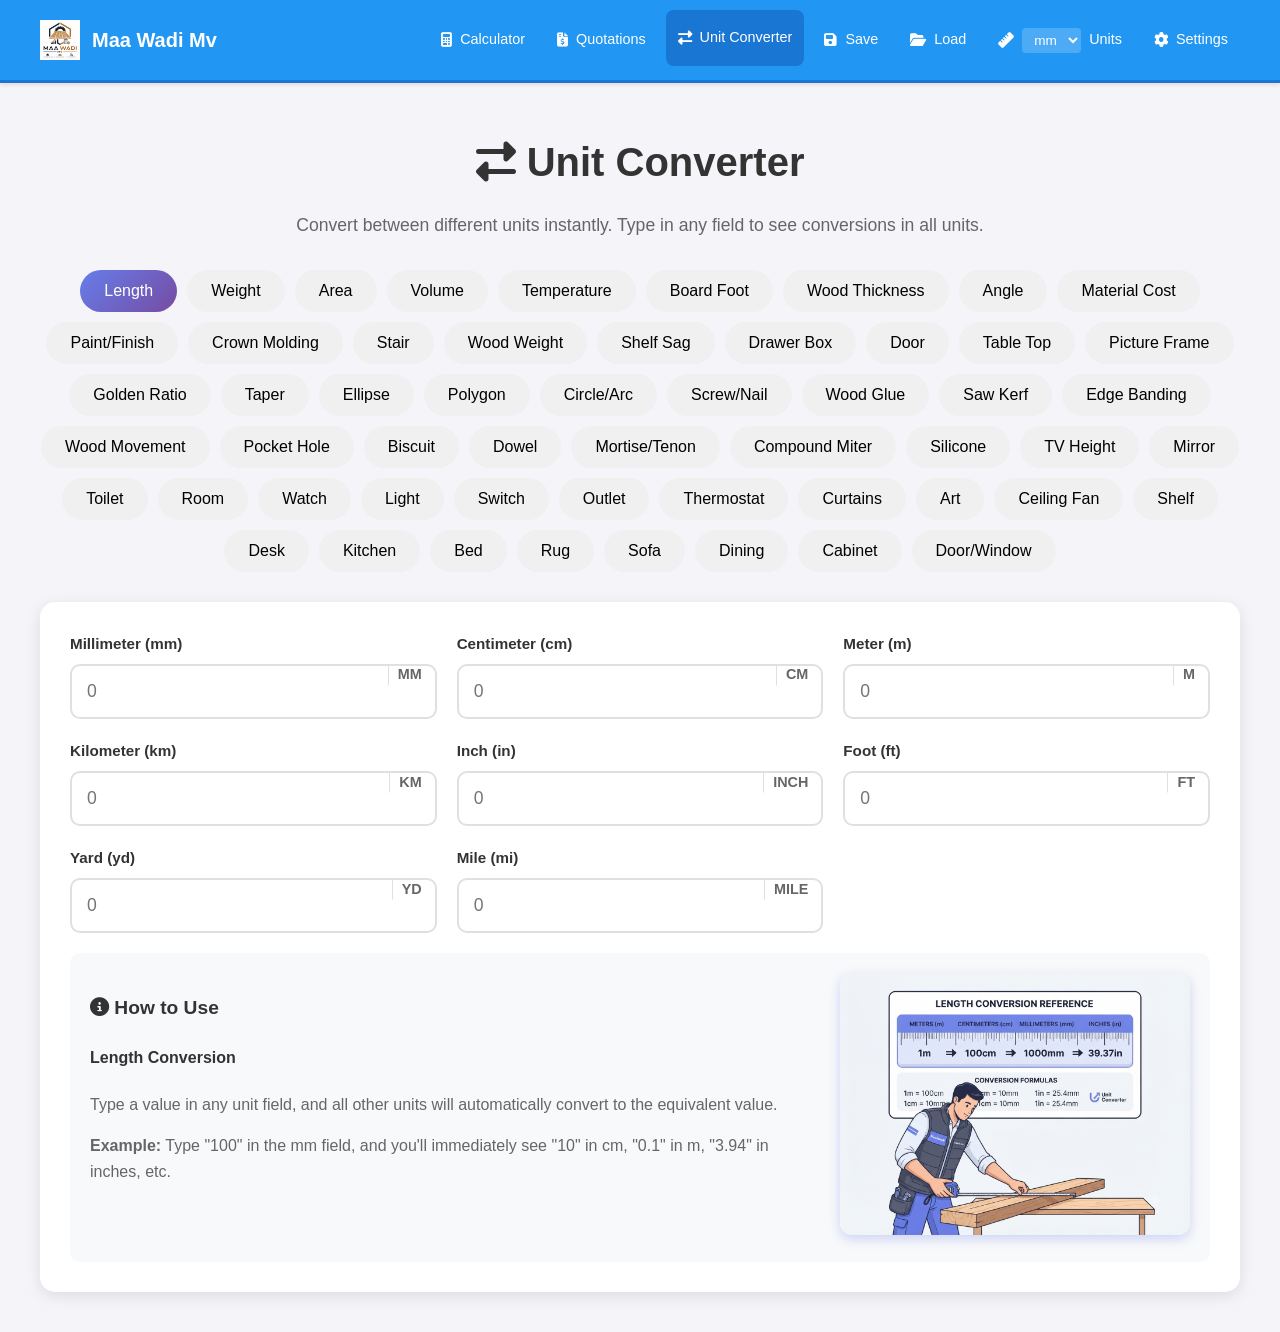
<file: unit-converter2.html>
<!DOCTYPE html>
<html lang="en">
<head>
    <meta charset="UTF-8">
    <meta name="viewport" content="width=device-width, initial-scale=1.0">
    <title>Unit Converter - Maa Wadi</title>
    <link rel="stylesheet" href="style.css">
    <link rel="stylesheet" href="https://cdnjs.cloudflare.com/ajax/libs/font-awesome/6.4.0/css/all.min.css">
    <style>
        .unit-converter-container {
            max-width: 1200px;
            margin: 0 auto;
            padding: 20px;
        }

        .converter-header {
            text-align: center;
            margin-bottom: 30px;
        }

        .converter-header h1 {
            color: #333;
            font-size: 2.5em;
            margin-bottom: 10px;
        }

        .converter-header p {
            color: #666;
            font-size: 1.1em;
        }

        .unit-category-tabs {
            display: flex;
            justify-content: center;
            gap: 10px;
            margin-bottom: 30px;
            flex-wrap: wrap;
        }

        .category-tab {
            padding: 12px 24px;
            background: #f0f0f0;
            border: none;
            border-radius: 25px;
            cursor: pointer;
            font-size: 1em;
            transition: all 0.3s ease;
        }

        .category-tab:hover {
            background: #e0e0e0;
        }

        .category-tab.active {
            background: linear-gradient(135deg, #667eea 0%, #764ba2 100%);
            color: white;
        }

        .converter-card {
            background: white;
            border-radius: 15px;
            padding: 30px;
            box-shadow: 0 4px 15px rgba(0, 0, 0, 0.1);
            margin-bottom: 20px;
        }

        .converter-input-group {
            display: grid;
            grid-template-columns: repeat(auto-fit, minmax(280px, 1fr));
            gap: 20px;
            margin-bottom: 20px;
        }

        .unit-input-wrapper {
            position: relative;
        }

        .unit-input-wrapper label {
            display: block;
            margin-bottom: 8px;
            color: #333;
            font-weight: 600;
            font-size: 0.95em;
        }

        .unit-input-wrapper input {
            width: 100%;
            padding: 15px 50px 15px 15px;
            border: 2px solid #e0e0e0;
            border-radius: 10px;
            font-size: 1.1em;
            transition: border-color 0.3s ease;
        }

        .unit-input-wrapper input:focus {
            outline: none;
            border-color: #667eea;
        }

        .unit-input-wrapper .unit-label {
            position: absolute;
            right: 15px;
            top: 50%;
            transform: translateY(-50%);
            color: #666;
            font-weight: 600;
            font-size: 0.9em;
        }

        .unit-input-wrapper .unit-label::before {
            content: '';
            position: absolute;
            left: -10px;
            top: 50%;
            transform: translateY(-50%);
            width: 1px;
            height: 20px;
            background: #e0e0e0;
        }

        .converter-info {
            background: #f8f9fa;
            border-radius: 10px;
            padding: 20px;
            margin-top: 20px;
        }

        .info-content {
            display: flex;
            gap: 20px;
            align-items: flex-start;
        }

        .info-text {
            flex: 1;
        }

        .info-image {
            flex: 0 0 350px;
        }

        .info-image img {
            width: 100%;
            height: auto;
            border-radius: 12px;
            box-shadow: 0 4px 12px rgba(102, 126, 234, 0.3);
        }

        .converter-info h3 {
            color: #333;
            margin-bottom: 15px;
            font-size: 1.2em;
        }

        .converter-info p {
            color: #666;
            line-height: 1.6;
            margin-bottom: 10px;
        }

        .back-btn {
            display: inline-flex;
            align-items: center;
            gap: 8px;
            padding: 12px 24px;
            background: linear-gradient(135deg, #667eea 0%, #764ba2 100%);
            color: white;
            border: none;
            border-radius: 25px;
            cursor: pointer;
            font-size: 1em;
            margin-bottom: 20px;
            transition: transform 0.3s ease;
        }

        .back-btn:hover {
            transform: translateY(-2px);
        }

        @media (max-width: 768px) {
            .converter-header h1 {
                font-size: 2em;
            }

            .converter-input-group {
                grid-template-columns: 1fr;
            }

            .category-tab {
                padding: 10px 20px;
                font-size: 0.9em;
            }
        }
    </style>
</head>
<body>
    <header>
        <div class="header-content">
            <div class="brand">
                <img src="assets/logo.png" alt="Maa Wadi Mv" class="logo">
                <span class="brand-name">Maa Wadi Mv</span>
            </div>
            <nav>
                <ul>
                    <li><a href="selection.html" title="Calculator"><i class="fas fa-calculator"></i> Calculator</a></li>
                    <li><a href="quotations.html" title="Quotations"><i class="fas fa-file-invoice-dollar"></i> Quotations</a></li>
                    <li><a href="#" class="active" title="Unit Converter"><i class="fas fa-exchange-alt"></i> Unit Converter</a></li>
                    <li><a href="#" id="saveProjectBtn" title="Save Project"><i class="fas fa-save"></i> Save</a></li>
                    <li><a href="#" id="loadProjectBtn" title="Load Project"><i class="fas fa-folder-open"></i> Load</a></li>
                    <li class="units-dropdown" title="Units">
                        <i class="fas fa-ruler"></i>
                        <select id="unitSelector" class="unit-select">
                            <option value="mm">mm</option>
                            <option value="cm">cm</option>
                            <option value="m">m</option>
                            <option value="in">in</option>
                        </select>
                        <span>Units</span>
                    </li>
                    <li><a href="#" id="settingsBtn" title="Settings"><i class="fas fa-cog"></i> Settings</a></li>
                </ul>
            </nav>
        </div>
    </header>

    <div class="unit-converter-container">

        <div class="converter-header">
            <h1><i class="fas fa-exchange-alt"></i> Unit Converter</h1>
            <p>Convert between different units instantly. Type in any field to see conversions in all units.</p>
        </div>

        <div class="unit-category-tabs">
            <button class="category-tab active" data-category="length">Length</button>
            <button class="category-tab" data-category="weight">Weight</button>
            <button class="category-tab" data-category="area">Area</button>
            <button class="category-tab" data-category="volume">Volume</button>
            <button class="category-tab" data-category="temperature">Temperature</button>
            <button class="category-tab" data-category="boardfoot">Board Foot</button>
            <button class="category-tab" data-category="woodthickness">Wood Thickness</button>
            <button class="category-tab" data-category="angle">Angle</button>
            <button class="category-tab" data-category="materialcost">Material Cost</button>
            <button class="category-tab" data-category="paintfinish">Paint/Finish</button>
            <button class="category-tab" data-category="crownmolding">Crown Molding</button>
            <button class="category-tab" data-category="stair">Stair</button>
            <button class="category-tab" data-category="woodweight">Wood Weight</button>
            <button class="category-tab" data-category="shelfsag">Shelf Sag</button>
            <button class="category-tab" data-category="drawer">Drawer Box</button>
            <button class="category-tab" data-category="door">Door</button>
            <button class="category-tab" data-category="tabletop">Table Top</button>
            <button class="category-tab" data-category="pictureframe">Picture Frame</button>
            <button class="category-tab" data-category="goldenratio">Golden Ratio</button>
            <button class="category-tab" data-category="taper">Taper</button>
            <button class="category-tab" data-category="ellipse">Ellipse</button>
            <button class="category-tab" data-category="polygon">Polygon</button>
            <button class="category-tab" data-category="circle">Circle/Arc</button>
            <button class="category-tab" data-category="fastener">Screw/Nail</button>
            <button class="category-tab" data-category="glue">Wood Glue</button>
            <button class="category-tab" data-category="kerf">Saw Kerf</button>
            <button class="category-tab" data-category="edgebanding">Edge Banding</button>
            <button class="category-tab" data-category="woodmovement">Wood Movement</button>
            <button class="category-tab" data-category="pockethole">Pocket Hole</button>
            <button class="category-tab" data-category="biscuit">Biscuit</button>
            <button class="category-tab" data-category="dowel">Dowel</button>
            <button class="category-tab" data-category="mortisetendon">Mortise/Tenon</button>
            <button class="category-tab" data-category="compoundmiter">Compound Miter</button>
            <button class="category-tab" data-category="silicone">Silicone</button>
            <button class="category-tab" data-category="tvheight">TV Height</button>
            <button class="category-tab" data-category="mirror">Mirror</button>
            <button class="category-tab" data-category="toilet">Toilet</button>
            <button class="category-tab" data-category="room">Room</button>
            <button class="category-tab" data-category="watch">Watch</button>
            <button class="category-tab" data-category="light">Light</button>
            <button class="category-tab" data-category="switch">Switch</button>
            <button class="category-tab" data-category="outlet">Outlet</button>
            <button class="category-tab" data-category="thermostat">Thermostat</button>
            <button class="category-tab" data-category="curtains">Curtains</button>
            <button class="category-tab" data-category="art">Art</button>
            <button class="category-tab" data-category="ceilingfan">Ceiling Fan</button>
            <button class="category-tab" data-category="shelf">Shelf</button>
            <button class="category-tab" data-category="desk">Desk</button>
            <button class="category-tab" data-category="kitchen">Kitchen</button>
            <button class="category-tab" data-category="bed">Bed</button>
            <button class="category-tab" data-category="rug">Rug</button>
            <button class="category-tab" data-category="sofa">Sofa</button>
            <button class="category-tab" data-category="dining">Dining</button>
            <button class="category-tab" data-category="cabinet">Cabinet</button>
            <button class="category-tab" data-category="doorwindow">Door/Window</button>
        </div>

        <div class="converter-card" id="converterCard">
            <div class="converter-input-group" id="unitInputs">
                <!-- Unit inputs will be generated by JavaScript -->
            </div>

            <div class="converter-info">
                <div class="info-content">
                    <div class="info-text">
                        <h3><i class="fas fa-info-circle"></i> How to Use</h3>
                        <div id="categoryInstructions">
                            <p>Type a value in any unit field, and all other units will automatically convert to the equivalent value. No need to select a "from" or "to" unit - just type and see instant results.</p>
                            <p><strong>Example:</strong> Type "100" in the mm field, and you'll immediately see "10" in cm, "0.1" in m, "3.94" in inches, etc.</p>
                        </div>
                    </div>
                    <div class="info-image">
                        <img id="categoryImage" src="public/images/unit-converter/length-conversion.png" alt="Calculator illustration">
                    </div>
                </div>
            </div>
        </div>
    </div>

    <script src="script.js"></script>
    <script>
        // Unit conversion data
        const unitData = {
            length: {
                name: 'Length',
                units: {
                    mm: { name: 'Millimeter (mm)', factor: 1 },
                    cm: { name: 'Centimeter (cm)', factor: 10 },
                    m: { name: 'Meter (m)', factor: 1000 },
                    km: { name: 'Kilometer (km)', factor: 1000000 },
                    inch: { name: 'Inch (in)', factor: 25.4 },
                    ft: { name: 'Foot (ft)', factor: 304.8 },
                    yd: { name: 'Yard (yd)', factor: 914.4 },
                    mile: { name: 'Mile (mi)', factor: 1609344 }
                }
            },
            weight: {
                name: 'Weight',
                units: {
                    mg: { name: 'Milligram (mg)', factor: 1 },
                    g: { name: 'Gram (g)', factor: 1000 },
                    kg: { name: 'Kilogram (kg)', factor: 1000000 },
                    oz: { name: 'Ounce (oz)', factor: 28349.523125 },
                    lb: { name: 'Pound (lb)', factor: 453592.37 },
                    ton: { name: 'Metric Ton (t)', factor: 1000000000 }
                }
            },
            area: {
                name: 'Area',
                units: {
                    sqmm: { name: 'Square Millimeter (mm²)', factor: 1 },
                    sqcm: { name: 'Square Centimeter (cm²)', factor: 100 },
                    sqm: { name: 'Square Meter (m²)', factor: 1000000 },
                    sqkm: { name: 'Square Kilometer (km²)', factor: 1000000000000 },
                    sqin: { name: 'Square Inch (in²)', factor: 645.16 },
                    sqft: { name: 'Square Foot (ft²)', factor: 92903.04 },
                    sqyd: { name: 'Square Yard (yd²)', factor: 836127.36 },
                    acre: { name: 'Acre', factor: 4046856422.4 }
                }
            },
            volume: {
                name: 'Volume',
                units: {
                    ml: { name: 'Milliliter (ml)', factor: 1 },
                    l: { name: 'Liter (L)', factor: 1000 },
                    m3: { name: 'Cubic Meter (m³)', factor: 1000000 },
                    cm3: { name: 'Cubic Centimeter (cm³)', factor: 1 },
                    floz: { name: 'Fluid Ounce (fl oz)', factor: 29.5735295625 },
                    cup: { name: 'Cup', factor: 236.5882365 },
                    pt: { name: 'Pint (pt)', factor: 473.176473 },
                    qt: { name: 'Quart (qt)', factor: 946.352946 },
                    gal: { name: 'Gallon (gal)', factor: 3785.411784 }
                }
            },
            temperature: {
                name: 'Temperature',
                units: {
                    c: { name: 'Celsius (°C)', special: true },
                    f: { name: 'Fahrenheit (°F)', special: true },
                    k: { name: 'Kelvin (K)', special: true }
                }
            },
            boardfoot: {
                name: 'Board Foot Calculator',
                units: {
                    length: { name: 'Length (inches)', special: true },
                    width: { name: 'Width (inches)', special: true },
                    thickness: { name: 'Thickness (inches)', special: true },
                    boardfeet: { name: 'Board Feet', special: true }
                }
            },
            woodthickness: {
                name: 'Wood Thickness (Nominal vs Actual)',
                units: {
                    nominal2x4: { name: '2×4 (Nominal)', actual: '1.5×3.5 inches' },
                    nominal2x6: { name: '2×6 (Nominal)', actual: '1.5×5.5 inches' },
                    nominal2x8: { name: '2×8 (Nominal)', actual: '1.5×7.25 inches' },
                    nominal1x2: { name: '1×2 (Nominal)', actual: '0.75×1.5 inches' },
                    nominal1x4: { name: '1×4 (Nominal)', actual: '0.75×3.5 inches' },
                    nominal1x6: { name: '1×6 (Nominal)', actual: '0.75×5.5 inches' },
                    nominal1x8: { name: '1×8 (Nominal)', actual: '0.75×7.25 inches' },
                    nominal4x4: { name: '4×4 (Nominal)', actual: '3.5×3.5 inches' },
                    nominal6x6: { name: '6×6 (Nominal)', actual: '5.5×5.5 inches' }
                }
            },
            angle: {
                name: 'Angle Converter',
                units: {
                    degrees: { name: 'Degrees (°)', factor: 1 },
                    radians: { name: 'Radians (rad)', factor: 57.2957795131 },
                    gradians: { name: 'Gradians (gon)', factor: 0.9 },
                    turns: { name: 'Turns', factor: 360 }
                }
            },
            materialcost: {
                name: 'Material Cost Calculator',
                units: {
                    length: { name: 'Length (ft)', special: true },
                    width: { name: 'Width (ft)', special: true },
                    thickness: { name: 'Thickness (in)', special: true },
                    priceperbf: { name: 'Price per Board Foot (MVR)', special: true },
                    totalcost: { name: 'Total Cost (MVR)', special: true }
                }
            },
            paintfinish: {
                name: 'Paint/Finish Calculator',
                units: {
                    length: { name: 'Length (ft)', special: true },
                    width: { name: 'Width (ft)', special: true },
                    coverage: { name: 'Coverage (sq ft per gallon)', special: true },
                    coats: { name: 'Number of Coats', special: true },
                    totalgallons: { name: 'Total Gallons Needed', special: true }
                }
            },
            crownmolding: {
                name: 'Crown Molding Calculator',
                units: {
                    springangle: { name: 'Spring Angle (°)', special: true },
                    wallangle: { name: 'Wall Angle (°)', special: true },
                    miterangle: { name: 'Miter Angle (°)', special: true },
                    bevelangle: { name: 'Bevel Angle (°)', special: true }
                }
            },
            stair: {
                name: 'Stair Calculator',
                units: {
                    totalrise: { name: 'Total Rise (in)', special: true },
                    totalrun: { name: 'Total Run (in)', special: true },
                    risers: { name: 'Number of Risers', special: true },
                    treads: { name: 'Number of Treads', special: true },
                    riserheight: { name: 'Riser Height (in)', special: true },
                    treaddepth: { name: 'Tread Depth (in)', special: true },
                    stringerlength: { name: 'Stringer Length (in)', special: true }
                }
            },
            woodweight: {
                name: 'Wood Weight Calculator',
                units: {
                    length: { name: 'Length (in)', special: true },
                    width: { name: 'Width (in)', special: true },
                    thickness: { name: 'Thickness (in)', special: true },
                    species: { name: 'Wood Species', special: true },
                    weight: { name: 'Weight (lbs)', special: true }
                }
            },
            shelfsag: {
                name: 'Shelf Sag Calculator',
                units: {
                    length: { name: 'Shelf Length (in)', special: true },
                    width: { name: 'Shelf Width (in)', special: true },
                    thickness: { name: 'Shelf Thickness (in)', special: true },
                    load: { name: 'Load (lbs)', special: true },
                    sag: { name: 'Sag (in)', special: true }
                }
            },
            drawer: {
                name: 'Drawer Box Calculator',
                units: {
                    openingwidth: { name: 'Opening Width (in)', special: true },
                    openingheight: { name: 'Opening Height (in)', special: true },
                    drawerdepth: { name: 'Drawer Depth (in)', special: true },
                    overlay: { name: 'Overlay (in)', special: true },
                    drawerwidth: { name: 'Drawer Width (in)', special: true },
                    drawerheight: { name: 'Drawer Height (in)', special: true }
                }
            },
            door: {
                name: 'Door Calculator',
                units: {
                    openingwidth: { name: 'Opening Width (in)', special: true },
                    openingheight: { name: 'Opening Height (in)', special: true },
                    overlay: { name: 'Overlay (in)', special: true },
                    doorwidth: { name: 'Door Width (in)', special: true },
                    doorheight: { name: 'Door Height (in)', special: true }
                }
            },
            tabletop: {
                name: 'Table Top Calculator',
                units: {
                    tabletopwidth: { name: 'Table Top Width (in)', special: true },
                    tabletoplength: { name: 'Table Top Length (in)', special: true },
                    breadboardwidth: { name: 'Breadboard Width (in)', special: true },
                    boardwidth: { name: 'Board Width (in)', special: true },
                    numboards: { name: 'Number of Boards', special: true }
                }
            },
            pictureframe: {
                name: 'Picture Frame Calculator',
                units: {
                    picturewidth: { name: 'Picture Width (in)', special: true },
                    pictureheight: { name: 'Picture Height (in)', special: true },
                    framewidth: { name: 'Frame Width (in)', special: true },
                    miterangle: { name: 'Miter Angle (°)', special: true },
                    boardlength: { name: 'Board Length (in)', special: true }
                }
            },
            goldenratio: {
                name: 'Golden Ratio Calculator',
                units: {
                    width: { name: 'Width (in)', special: true },
                    height: { name: 'Height (in)', special: true },
                    ratio: { name: 'Golden Ratio', special: true }
                }
            },
            taper: {
                name: 'Taper Calculator',
                units: {
                    largediameter: { name: 'Large Diameter (in)', special: true },
                    smalldiameter: { name: 'Small Diameter (in)', special: true },
                    length: { name: 'Length (in)', special: true },
                    taperangle: { name: 'Taper Angle (°)', special: true }
                }
            },
            ellipse: {
                name: 'Ellipse Calculator',
                units: {
                    majoraxis: { name: 'Major Axis (in)', special: true },
                    minoraxis: { name: 'Minor Axis (in)', special: true },
                    area: { name: 'Area (sq in)', special: true },
                    circumference: { name: 'Circumference (in)', special: true }
                }
            },
            polygon: {
                name: 'Polygon Calculator',
                units: {
                    sides: { name: 'Number of Sides', special: true },
                    radius: { name: 'Radius (in)', special: true },
                    sidelen: { name: 'Side Length (in)', special: true },
                    area: { name: 'Area (sq in)', special: true },
                    interiorangle: { name: 'Interior Angle (°)', special: true }
                }
            },
            circle: {
                name: 'Circle/Arc Calculator',
                units: {
                    diameter: { name: 'Diameter (in)', special: true },
                    radius: { name: 'Radius (in)', special: true },
                    circumference: { name: 'Circumference (in)', special: true },
                    area: { name: 'Area (sq in)', special: true },
                    arclength: { name: 'Arc Length (in)', special: true },
                    arcangle: { name: 'Arc Angle (°)', special: true }
                }
            },
            fastener: {
                name: 'Screw/Nail Calculator',
                units: {
                    boardlength: { name: 'Board Length (ft)', special: true },
                    boardwidth: { name: 'Board Width (in)', special: true },
                    spacing: { name: 'Spacing (in)', special: true },
                    numfasteners: { name: 'Number of Fasteners', special: true }
                }
            },
            glue: {
                name: 'Wood Glue Coverage Calculator',
                units: {
                    length: { name: 'Length (in)', special: true },
                    width: { name: 'Width (in)', special: true },
                    coverage: { name: 'Coverage (sq in per oz)', special: true },
                    glueoz: { name: 'Glue Needed (oz)', special: true }
                }
            },
            kerf: {
                name: 'Saw Blade Kerf Calculator',
                units: {
                    boardlength: { name: 'Board Length (in)', special: true },
                    numcuts: { name: 'Number of Cuts', special: true },
                    kerfwidth: { name: 'Kerf Width (in)', special: true },
                    totalkerf: { name: 'Total Kerf (in)', special: true },
                    totallength: { name: 'Total Length Needed (in)', special: true }
                }
            },
            edgebanding: {
                name: 'Edge Banding Calculator',
                units: {
                    length: { name: 'Length (in)', special: true },
                    width: { name: 'Width (in)', special: true },
                    thickness: { name: 'Thickness (in)', special: true },
                    bandedlength: { name: 'Banded Length (in)', special: true }
                }
            },
            woodmovement: {
                name: 'Wood Movement Calculator',
                units: {
                    width: { name: 'Width (in)', special: true },
                    species: { name: 'Wood Species', special: true },
                    humiditychange: { name: 'Humidity Change (%)', special: true },
                    movement: { name: 'Movement (in)', special: true }
                }
            },
            pockethole: {
                name: 'Pocket Hole Calculator',
                units: {
                    boardthickness: { name: 'Board Thickness (in)', special: true },
                    numholes: { name: 'Number of Holes', special: true },
                    spacing: { name: 'Spacing (in)', special: true },
                    boardlength: { name: 'Board Length (in)', special: true }
                }
            },
            biscuit: {
                name: 'Biscuit Joinery Calculator',
                units: {
                    boardwidth: { name: 'Board Width (in)', special: true },
                    biscuitsize: { name: 'Biscuit Size (#)', special: true },
                    numbiscuits: { name: 'Number of Biscuits', special: true },
                    spacing: { name: 'Spacing (in)', special: true }
                }
            },
            dowel: {
                name: 'Dowel Calculator',
                units: {
                    boardwidth: { name: 'Board Width (in)', special: true },
                    doweldiameter: { name: 'Dowel Diameter (in)', special: true },
                    doweldepth: { name: 'Dowel Depth (in)', special: true },
                    numdowels: { name: 'Number of Dowels', special: true },
                    spacing: { name: 'Spacing (in)', special: true }
                }
            },
            mortisetendon: {
                name: 'Mortise and Tenon Calculator',
                units: {
                    boardthickness: { name: 'Board Thickness (in)', special: true },
                    tenonwidth: { name: 'Tenon Width (in)', special: true },
                    tenonlength: { name: 'Tenon Length (in)', special: true },
                    tenonthickness: { name: 'Tenon Thickness (in)', special: true }
                }
            },
            compoundmiter: {
                name: 'Compound Miter Calculator',
                units: {
                    sides: { name: 'Number of Sides', special: true },
                    springangle: { name: 'Spring Angle (°)', special: true },
                    miterangle: { name: 'Miter Angle (°)', special: true },
                    bevelangle: { name: 'Bevel Angle (°)', special: true }
                }
            },
            silicone: {
                name: 'Silicone/Sealant Calculator',
                units: {
                    length: { name: 'Length (ft)', special: true },
                    width: { name: 'Width (in)', special: true },
                    depth: { name: 'Depth (in)', special: true },
                    tubes: { name: 'Tubes Needed', special: true }
                }
            },
            tvheight: {
                name: 'TV Height Calculator',
                units: {
                    tvsize: { name: 'TV Size (in)', special: true },
                    viewingdistance: { name: 'Viewing Distance (ft)', special: true },
                    eyeheight: { name: 'Eye Height (in)', special: true },
                    mountheight: { name: 'Mount Height (in)', special: true }
                }
            },
            mirror: {
                name: 'Mirror Calculator',
                units: {
                    height: { name: 'Person Height (in)', special: true },
                    mirrorheight: { name: 'Mirror Height (in)', special: true },
                    distance: { name: 'Distance from Mirror (in)', special: true },
                    placement: { name: 'Placement Height (in)', special: true }
                }
            },
            toilet: {
                name: 'Toilet Accessories Calculator',
                units: {
                    roomlength: { name: 'Room Length (ft)', special: true },
                    roomwidth: { name: 'Room Width (ft)', special: true },
                    toiltpaperloc: { name: 'Toilet Paper Location (in from wall)', special: true },
                    soaploc: { name: 'Hand Soap Location (in from wall)', special: true },
                    brushloc: { name: 'Toilet Brush Location (in from wall)', special: true }
                }
            },
            room: {
                name: 'Room Accessories Calculator',
                units: {
                    roomlength: { name: 'Room Length (ft)', special: true },
                    roomwidth: { name: 'Room Width (ft)', special: true },
                    ceilingheight: { name: 'Ceiling Height (ft)', special: true },
                    lightx: { name: 'Light X Position (ft)', special: true },
                    lighty: { name: 'Light Y Position (ft)', special: true },
                    switchx: { name: 'Switch X Position (ft)', special: true },
                    switchy: { name: 'Switch Y Position (ft)', special: true }
                }
            },
            watch: {
                name: 'Wall Watch Height Calculator',
                units: {
                    wallheight: { name: 'Wall Height (ft)', special: true },
                    eyeheight: { name: 'Eye Height (ft)', special: true },
                    watchheight: { name: 'Watch Mount Height (ft)', special: true }
                }
            },
            light: {
                name: 'Light Location Calculator',
                units: {
                    roomlength: { name: 'Room Length (ft)', special: true },
                    roomwidth: { name: 'Room Width (ft)', special: true },
                    ceilingheight: { name: 'Ceiling Height (ft)', special: true },
                    light1x: { name: 'Light 1 X Position (ft)', special: true },
                    light1y: { name: 'Light 1 Y Position (ft)', special: true },
                    light2x: { name: 'Light 2 X Position (ft)', special: true },
                    light2y: { name: 'Light 2 Y Position (ft)', special: true }
                }
            },
            switch: {
                name: 'Switch Location Calculator',
                units: {
                    roomlength: { name: 'Room Length (ft)', special: true },
                    roomwidth: { name: 'Room Width (ft)', special: true },
                    doorx: { name: 'Door X Position (ft)', special: true },
                    switchx: { name: 'Switch X Position (ft)', special: true },
                    switchy: { name: 'Switch Y Position (ft)', special: true }
                }
            },
            outlet: {
                name: 'Outlet Location Calculator',
                units: {
                    roomlength: { name: 'Room Length (ft)', special: true },
                    roomwidth: { name: 'Room Width (ft)', special: true },
                    outletx: { name: 'Outlet X Position (ft)', special: true },
                    outlety: { name: 'Outlet Y Position (ft)', special: true },
                    spacing: { name: 'Outlet Spacing (ft)', special: true }
                }
            },
            thermostat: {
                name: 'Thermostat Location Calculator',
                units: {
                    roomlength: { name: 'Room Length (ft)', special: true },
                    roomwidth: { name: 'Room Width (ft)', special: true },
                    thermostatx: { name: 'Thermostat X Position (ft)', special: true },
                    thermostaty: { name: 'Thermostat Y Position (ft)', special: true }
                }
            },
            curtains: {
                name: 'Curtains/Blinds Calculator',
                units: {
                    windowwidth: { name: 'Window Width (ft)', special: true },
                    windowheight: { name: 'Window Height (ft)', special: true },
                    curtainwidth: { name: 'Curtain Width (ft)', special: true },
                    curtainlength: { name: 'Curtain Length (ft)', special: true }
                }
            },
            art: {
                name: 'Art/Decor Placement Calculator',
                units: {
                    wallwidth: { name: 'Wall Width (ft)', special: true },
                    wallheight: { name: 'Wall Height (ft)', special: true },
                    artwidth: { name: 'Art Width (ft)', special: true },
                    artheight: { name: 'Art Height (ft)', special: true },
                    artx: { name: 'Art X Position (ft)', special: true },
                    arty: { name: 'Art Y Position (ft)', special: true }
                }
            },
            ceilingfan: {
                name: 'Ceiling Fan Height Calculator',
                units: {
                    ceilingheight: { name: 'Ceiling Height (ft)', special: true },
                    fanheight: { name: 'Fan Mount Height (ft)', special: true },
                    bladeheight: { name: 'Blade Height from Floor (ft)', special: true }
                }
            },
            shelf: {
                name: 'Shelf Height Calculator',
                units: {
                    wallheight: { name: 'Wall Height (ft)', special: true },
                    shelfheight: { name: 'Shelf Mount Height (ft)', special: true },
                    shelfcount: { name: 'Number of Shelves', special: true },
                    spacing: { name: 'Shelf Spacing (ft)', special: true }
                }
            },
            desk: {
                name: 'Desk/Work Surface Height Calculator',
                units: {
                    personheight: { name: 'Person Height (ft)', special: true },
                    deskheight: { name: 'Desk Height (ft)', special: true },
                    chairheight: { name: 'Chair Height (ft)', special: true }
                }
            },
            kitchen: {
                name: 'Kitchen Counter Height Calculator',
                units: {
                    personheight: { name: 'Person Height (ft)', special: true },
                    counterheight: { name: 'Counter Height (ft)', special: true },
                    uppercabinet: { name: 'Upper Cabinet Height (ft)', special: true }
                }
            },
            bed: {
                name: 'Bed Size Calculator',
                units: {
                    roomlength: { name: 'Room Length (ft)', special: true },
                    roomwidth: { name: 'Room Width (ft)', special: true },
                    bedsize: { name: 'Bed Size (ft)', special: true },
                    clearance: { name: 'Clearance Around Bed (ft)', special: true }
                }
            },
            rug: {
                name: 'Rug Size Calculator',
                units: {
                    roomlength: { name: 'Room Length (ft)', special: true },
                    roomwidth: { name: 'Room Width (ft)', special: true },
                    ruglength: { name: 'Rug Length (ft)', special: true },
                    rugwidth: { name: 'Rug Width (ft)', special: true }
                }
            },
            sofa: {
                name: 'Sofa Placement Calculator',
                units: {
                    roomlength: { name: 'Room Length (ft)', special: true },
                    roomwidth: { name: 'Room Width (ft)', special: true },
                    sofalength: { name: 'Sofa Length (ft)', special: true },
                    sofax: { name: 'Sofa X Position (ft)', special: true },
                    sofax: { name: 'Sofa Y Position (ft)', special: true }
                }
            },
            dining: {
                name: 'Dining Table Size Calculator',
                units: {
                    roomlength: { name: 'Room Length (ft)', special: true },
                    roomwidth: { name: 'Room Width (ft)', special: true },
                    tablelength: { name: 'Table Length (ft)', special: true },
                    tablewidth: { name: 'Table Width (ft)', special: true },
                    seating: { name: 'Seating Capacity', special: true }
                }
            },
            cabinet: {
                name: 'Cabinet Height Calculator',
                units: {
                    wallheight: { name: 'Wall Height (ft)', special: true },
                    cabinetheight: { name: 'Cabinet Height (ft)', special: true },
                    uppercabinet: { name: 'Upper Cabinet Height (ft)', special: true },
                    spacing: { name: 'Counter to Upper Cabinet (ft)', special: true }
                }
            },
            doorwindow: {
                name: 'Door/Window Height Calculator',
                units: {
                    wallheight: { name: 'Wall Height (ft)', special: true },
                    doorheight: { name: 'Door Height (ft)', special: true },
                    windowheight: { name: 'Window Height (ft)', special: true },
                    windowy: { name: 'Window Y Position (ft)', special: true }
                }
            }
        };

        let currentCategory = 'length';
        let activeInputId = null;

        // Category-specific instructions
        const categoryInstructions = {
            length: {
                title: 'Length Conversion',
                description: 'Type a value in any unit field, and all other units will automatically convert to the equivalent value.',
                example: 'Type "100" in the mm field, and you\'ll immediately see "10" in cm, "0.1" in m, "3.94" in inches, etc.',
                image: 'public/images/unit-converter/length-conversion.png'
            },
            weight: {
                title: 'Weight Conversion',
                description: 'Convert between different weight units instantly.',
                example: 'Type "1000" in the g field to see "1" in kg, "35.27" in oz, "2.2" in lb, etc.',
                image: 'public/images/unit-converter/weight-conversion.png'
            },
            area: {
                title: 'Area Conversion',
                description: 'Convert between different area units for surface measurements.',
                example: 'Type "10000" in sqcm to see "1" in sqm, "10.76" in sqft, "0.00247" in acre, etc.',
                image: 'public/images/unit-converter/area-conversion.png'
            },
            volume: {
                title: 'Volume Conversion',
                description: 'Convert between different volume units for liquid and solid measurements.',
                example: 'Type "1000" in ml to see "1" in L, "33.81" in fl oz, "4.23" in cups, etc.',
                image: 'public/images/unit-converter/volume-conversion.png'
            },
            temperature: {
                title: 'Temperature Conversion',
                description: 'Convert between Celsius, Fahrenheit, and Kelvin.',
                example: 'Type "100" in °C to see "212" in °F and "373.15" in K.',
                image: 'public/images/unit-converter/temperature.png'
            },
            boardfoot: {
                title: 'Board Foot Calculator',
                description: 'Calculate board feet from lumber dimensions. Board foot = (Length × Width × Thickness) ÷ 144.',
                example: 'Enter length 96", width 6", thickness 1" to get 4 board feet.',
                image: 'public/images/unit-converter/boardfoot.png'
            },
            woodthickness: {
                title: 'Wood Thickness (Nominal vs Actual)',
                description: 'See actual dimensions for nominal lumber sizes. Click on any field to copy the actual dimensions.',
                example: '2×4 nominal is actually 1.5×3.5 inches. Click to copy.',
                image: 'public/images/unit-converter/woodthickness.png'
            },
            angle: {
                title: 'Angle Conversion',
                description: 'Convert between different angle units for miter cuts and measurements.',
                example: 'Type "45" in degrees to see "0.785" radians, "50" gradians, "0.125" turns.',
                image: 'public/images/unit-converter/angle-conversion.png'
            },
            materialcost: {
                title: 'Material Cost Calculator',
                description: 'Calculate total material cost based on dimensions and price per board foot.',
                example: 'Enter 8ft × 1ft × 1in at MVR 50/BF = MVR 2.78 total cost.',
                image: 'public/images/unit-converter/materialcost.png'
            },
            paintfinish: {
                title: 'Paint/Finish Calculator',
                description: 'Calculate how much paint or finish you need based on surface area.',
                example: '10ft × 10ft area, 350 sqft/gal coverage, 2 coats = 0.57 gallons needed.',
                image: 'public/images/unit-converter/paintfinish.png'
            },
            crownmolding: {
                title: 'Crown Molding Calculator',
                description: 'Calculate miter and bevel angles for crown molding installation.',
                example: 'Spring angle 45°, Wall angle 90° = Miter 35.3°, Bevel 30°.',
                image: 'public/images/unit-converter/crownmolding.png'
            },
            stair: {
                title: 'Stair Calculator',
                description: 'Calculate stair dimensions including risers, treads, and stringer length.',
                example: 'Total rise 84", total run 105" = 11 risers, 10 treads, 7.6" riser height, 10.5" tread depth.',
                image: 'public/images/unit-converter/stair.png'
            },
            woodweight: {
                title: 'Wood Weight Calculator',
                description: 'Calculate the weight of lumber based on dimensions and wood species.',
                example: 'Teak: 96" × 6" × 1" = 0.33 cubic feet × 45 lbs/cf = 14.85 lbs.',
                image: 'public/images/unit-converter/woodweight.png'
            },
            shelfsag: {
                title: 'Shelf Sag Calculator',
                description: 'Calculate shelf deflection based on dimensions and load.',
                example: '36" shelf, 12" wide, 0.75" thick, 50 lbs load = 0.25" sag.',
                image: 'public/images/unit-converter/shelfsag.png'
            },
            drawer: {
                title: 'Drawer Box Calculator',
                description: 'Calculate drawer box dimensions based on opening size and overlay.',
                example: 'Opening 24" × 6", overlay 0.5" = Drawer 23" × 5".',
                image: 'public/images/unit-converter/drawer.png'
            },
            door: {
                title: 'Door Calculator',
                description: 'Calculate door dimensions based on opening size and overlay.',
                example: 'Opening 18" × 30", overlay 0.5" = Door 19" × 30.5".',
                image: 'public/images/unit-converter/door.png'
            },
            tabletop: {
                title: 'Table Top Calculator',
                description: 'Calculate board layout for table tops with breadboard ends.',
                example: '48" × 30" top, 6" breadboard, 6" boards = 8 boards needed.',
                image: 'public/images/unit-converter/tabletop.png'
            },
            pictureframe: {
                title: 'Picture Frame Calculator',
                description: 'Calculate miter angles and board lengths for picture frames.',
                example: '8" × 10" picture, 2" frame = 45° miter, 12" boards.',
                image: 'public/images/unit-converter/pictureframe.png'
            },
            goldenratio: {
                title: 'Golden Ratio Calculator',
                description: 'Calculate dimensions using the golden ratio (1.618) for pleasing proportions.',
                example: 'Width 10" = Height 16.18" (golden ratio).',
                image: 'public/images/unit-converter/goldenratio.png'
            },
            taper: {
                title: 'Taper Calculator',
                description: 'Calculate taper angle for turned pieces like table legs.',
                example: 'Large 3", Small 2", Length 24" = Taper angle 2.4°.',
                image: 'public/images/unit-converter/taper.png'
            },
            ellipse: {
                title: 'Ellipse Calculator',
                description: 'Calculate area and circumference of elliptical shapes.',
                example: 'Major axis 10", Minor axis 6" = Area 47.1 sq in, Circumference 25.5".',
                image: 'public/images/unit-converter/ellipse.png'
            },
            polygon: {
                title: 'Polygon Calculator',
                description: 'Calculate dimensions for regular polygons (hexagons, octagons, etc.).',
                example: 'Hexagon, radius 6" = Side length 6", Area 93.5 sq in, Interior angle 120°.',
                image: 'public/images/unit-converter/polygon.png'
            },
            circle: {
                title: 'Circle/Arc Calculator',
                description: 'Calculate circle dimensions and arc measurements.',
                example: 'Diameter 10" = Radius 5", Circumference 31.4", Area 78.5 sq in.',
                image: 'public/images/unit-converter/circle.png'
            },
            fastener: {
                title: 'Screw/Nail Calculator',
                description: 'Calculate number of fasteners needed based on board dimensions.',
                example: '8ft board, 6" wide, 6" spacing = 16 fasteners needed.',
                image: 'public/images/unit-converter/fastener.png'
            },
            glue: {
                title: 'Wood Glue Coverage Calculator',
                description: 'Calculate glue needed based on surface area.',
                example: '24" × 12" area, 200 sq in/oz coverage = 1.44 oz glue needed.',
                image: 'public/images/unit-converter/glue.png'
            },
            kerf: {
                title: 'Saw Blade Kerf Calculator',
                description: 'Account for blade thickness when cutting multiple pieces.',
                example: '96" board, 10 cuts, 0.125" kerf = 1.25" total kerf, 97.25" needed.',
                image: 'public/images/unit-converter/kerf.png'
            },
            edgebanding: {
                title: 'Edge Banding Calculator',
                description: 'Calculate edge banding needed for plywood edges.',
                example: '48" × 24" × 0.75" plywood = 144" edge banding needed.',
                image: 'public/images/unit-converter/edgebanding.png'
            },
            woodmovement: {
                title: 'Wood Movement Calculator',
                description: 'Calculate wood expansion/contraction based on humidity changes.',
                example: 'Oak 12" wide, 20% humidity change = 0.24" movement.',
                image: 'public/images/unit-converter/woodmovement.png'
            },
            pockethole: {
                title: 'Pocket Hole Calculator',
                description: 'Calculate pocket hole spacing and quantity.',
                example: '0.75" board, 24" long, 6" spacing = 4 pocket holes needed.',
                image: 'public/images/unit-converter/pockethole.png'
            },
            biscuit: {
                title: 'Biscuit Joinery Calculator',
                description: 'Calculate biscuit size and spacing for joinery.',
                example: '6" board, #20 biscuits, 4" spacing = 2 biscuits needed.',
                image: 'public/images/unit-converter/biscuit.png'
            },
            dowel: {
                title: 'Dowel Calculator',
                description: 'Calculate dowel size, depth, and spacing for joinery.',
                example: '6" board, 0.5" dowel, 1" depth, 4" spacing = 2 dowels needed.',
                image: 'public/images/unit-converter/dowel.png'
            },
            mortisetendon: {
                title: 'Mortise and Tenon Calculator',
                description: 'Calculate mortise and tenon dimensions.',
                example: '0.75" board = Tenon 0.5" thick, 1.5" wide, 1" long.',
                image: 'public/images/unit-converter/mortisetendon.png'
            },
            compoundmiter: {
                title: 'Compound Miter Calculator',
                description: 'Calculate compound miter and bevel angles for multi-sided projects.',
                example: '6 sides, 45° spring angle = Miter 30°, Bevel 35.3°.',
                image: 'public/images/unit-converter/compoundmiter.png'
            },
            silicone: {
                title: 'Silicone/Sealant Calculator',
                description: 'Calculate silicone/sealant tubes needed for sealing joints.',
                example: '10ft length, 0.25" width, 0.25" depth = 1.5 tubes needed.',
                image: 'public/images/unit-converter/glue.png'
            },
            tvheight: {
                title: 'TV Height Calculator',
                description: 'Calculate optimal TV mounting height based on viewing distance and eye level.',
                example: '65" TV, 8ft viewing distance, 42" eye height = Mount at 52".',
                image: 'public/images/unit-converter/length-conversion.png'
            },
            mirror: {
                title: 'Mirror Calculator',
                description: 'Calculate optimal mirror height and placement for full reflection.',
                example: '68" person height = 68" mirror height, mount at 34".',
                image: 'public/images/unit-converter/length-conversion.png'
            },
            toilet: {
                title: 'Toilet Accessories Calculator',
                description: 'Calculate optimal placement locations for toilet accessories.',
                example: '8ft × 5ft room = Toilet paper 12" from wall, Soap 18" from wall, Brush 24" from wall.',
                image: 'public/images/unit-converter/length-conversion.png'
            },
            room: {
                title: 'Room Accessories Calculator',
                description: 'Calculate optimal placement locations for room accessories.',
                example: '12ft × 10ft × 8ft room = Light at center (6ft, 5ft), Switch at door side.',
                image: 'public/images/unit-converter/length-conversion.png'
            },
            watch: {
                title: 'Wall Watch Height Calculator',
                description: 'Calculate optimal wall clock mounting height.',
                example: '9ft wall height, 5.5ft eye height = Mount at 6ft.',
                image: 'public/images/unit-converter/length-conversion.png'
            },
            light: {
                title: 'Light Location Calculator',
                description: 'Calculate optimal light placement coordinates for room illumination.',
                example: '12ft × 10ft × 8ft room = Light 1 at (4ft, 3ft), Light 2 at (8ft, 7ft).',
                image: 'public/images/unit-converter/length-conversion.png'
            },
            switch: {
                title: 'Switch Location Calculator',
                description: 'Calculate optimal switch placement based on door location.',
                example: 'Door at 2ft, 12ft × 10ft room = Switch at 4ft from door.',
                image: 'public/images/unit-converter/length-conversion.png'
            },
            outlet: {
                title: 'Outlet Location Calculator',
                description: 'Calculate optimal outlet placement and spacing.',
                example: '12ft × 10ft room = Outlets every 6ft along walls.',
                image: 'public/images/unit-converter/length-conversion.png'
            },
            thermostat: {
                title: 'Thermostat Location Calculator',
                description: 'Calculate optimal thermostat placement for temperature control.',
                example: '12ft × 10ft room = Thermostat at (6ft, 5ft) center.',
                image: 'public/images/unit-converter/length-conversion.png'
            },
            curtains: {
                title: 'Curtains/Blinds Calculator',
                description: 'Calculate curtain dimensions based on window size.',
                example: '4ft × 5ft window = Curtain width 8ft, length 6ft.',
                image: 'public/images/unit-converter/length-conversion.png'
            },
            art: {
                title: 'Art/Decor Placement Calculator',
                description: 'Calculate optimal art placement on walls.',
                example: '12ft × 8ft wall, 3ft × 4ft art = Center at (6ft, 4ft).',
                image: 'public/images/unit-converter/length-conversion.png'
            }
        };

        // Generate unit inputs for a category
        function generateUnitInputs(category) {
            const container = document.getElementById('unitInputs');
            container.innerHTML = '';

            const categoryData = unitData[category];
            
            // Handle wood species dropdown
            if (category === 'woodweight' || category === 'woodmovement') {
                const wrapper = document.createElement('div');
                wrapper.className = 'unit-input-wrapper';
                
                const label = document.createElement('label');
                label.textContent = 'Wood Species';
                
                const select = document.createElement('select');
                select.id = 'unit-species';
                select.className = 'unit-select';
                select.dataset.unit = 'species';
                select.dataset.category = category;
                
                const species = ['pine', 'oak', 'maple', 'cherry', 'walnut', 'mahogany', 'teak', 'cedar', 'fir', 'birch'];
                species.forEach(s => {
                    const option = document.createElement('option');
                    option.value = s;
                    option.textContent = s.charAt(0).toUpperCase() + s.slice(1);
                    select.appendChild(option);
                });
                
                select.addEventListener('change', () => {
                    if (category === 'woodweight') {
                        calculateWoodWeight('species', select.value);
                    } else if (category === 'woodmovement') {
                        calculateWoodMovement('species', select.value);
                    }
                });
                
                wrapper.appendChild(label);
                wrapper.appendChild(select);
                container.appendChild(wrapper);
            }
            
            Object.keys(categoryData.units).forEach(unitKey => {
                const unit = categoryData.units[unitKey];
                
                const wrapper = document.createElement('div');
                wrapper.className = 'unit-input-wrapper';
                
                const label = document.createElement('label');
                label.textContent = unit.name;
                
                // For wood thickness, show as display only (not editable)
                if (category === 'woodthickness' && unit.actual) {
                    const input = document.createElement('input');
                    input.type = 'text';
                    input.id = `unit-${unitKey}`;
                    input.value = unit.actual;
                    input.readOnly = true;
                    input.dataset.unit = unitKey;
                    input.dataset.category = category;
                    
                    input.addEventListener('click', () => {
                        // When clicked, copy the actual dimensions
                        navigator.clipboard.writeText(unit.actual);
                    });
                    
                    const unitLabel = document.createElement('span');
                    unitLabel.className = 'unit-label';
                    unitLabel.textContent = 'ACTUAL';
                    
                    wrapper.appendChild(label);
                    wrapper.appendChild(input);
                    wrapper.appendChild(unitLabel);
                    container.appendChild(wrapper);
                    return;
                }
                
                const input = document.createElement('input');
                // Use text type for feet field to allow "X ft Y in" format
                input.type = (category === 'length' && unitKey === 'ft') ? 'text' : 'number';
                input.id = `unit-${unitKey}`;
                input.placeholder = '0';
                input.step = 'any';
                input.dataset.unit = unitKey;
                input.dataset.category = category;
                
                input.addEventListener('input', handleUnitInput);
                input.addEventListener('focus', () => { activeInputId = input.id; });
                
                const unitLabel = document.createElement('span');
                unitLabel.className = 'unit-label';
                unitLabel.textContent = unitKey.toUpperCase();
                
                wrapper.appendChild(label);
                wrapper.appendChild(input);
                wrapper.appendChild(unitLabel);
                container.appendChild(wrapper);
            });
        }

        // Handle unit input
        function handleUnitInput(e) {
            const input = e.target;
            const category = input.dataset.category;
            const sourceUnit = input.dataset.unit;
            
            let value;
            // Parse feet+inches format for feet field
            if (category === 'length' && sourceUnit === 'ft') {
                value = parseFeetInches(input.value);
            } else {
                value = parseFloat(input.value);
            }
            
            if (isNaN(value)) {
                // Clear all inputs if value is invalid
                document.querySelectorAll('#unitInputs input').forEach(inp => {
                    if (inp.id !== input.id) {
                        inp.value = '';
                    }
                });
                return;
            }

            // Handle special calculator categories
            if (category === 'boardfoot') {
                calculateBoardFoot(sourceUnit, value);
                return;
            }
            if (category === 'woodthickness') {
                convertWoodThickness(sourceUnit, value);
                return;
            }
            if (category === 'materialcost') {
                calculateMaterialCost(sourceUnit, value);
                return;
            }
            if (category === 'paintfinish') {
                calculatePaintFinish(sourceUnit, value);
                return;
            }
            if (category === 'crownmolding') {
                calculateCrownMolding(sourceUnit, value);
                return;
            }
            if (category === 'stair') {
                calculateStair(sourceUnit, value);
                return;
            }
            if (category === 'woodweight') {
                calculateWoodWeight(sourceUnit, value);
                return;
            }
            if (category === 'shelfsag') {
                calculateShelfSag(sourceUnit, value);
                return;
            }
            if (category === 'drawer') {
                calculateDrawer(sourceUnit, value);
                return;
            }
            if (category === 'door') {
                calculateDoor(sourceUnit, value);
                return;
            }
            if (category === 'tabletop') {
                calculateTableTop(sourceUnit, value);
                return;
            }
            if (category === 'pictureframe') {
                calculatePictureFrame(sourceUnit, value);
                return;
            }
            if (category === 'goldenratio') {
                calculateGoldenRatio(sourceUnit, value);
                return;
            }
            if (category === 'taper') {
                calculateTaper(sourceUnit, value);
                return;
            }
            if (category === 'ellipse') {
                calculateEllipse(sourceUnit, value);
                return;
            }
            if (category === 'polygon') {
                calculatePolygon(sourceUnit, value);
                return;
            }
            if (category === 'circle') {
                calculateCircle(sourceUnit, value);
                return;
            }
            if (category === 'fastener') {
                calculateFastener(sourceUnit, value);
                return;
            }
            if (category === 'glue') {
                calculateGlue(sourceUnit, value);
                return;
            }
            if (category === 'kerf') {
                calculateKerf(sourceUnit, value);
                return;
            }
            if (category === 'edgebanding') {
                calculateEdgeBanding(sourceUnit, value);
                return;
            }
            if (category === 'woodmovement') {
                calculateWoodMovement(sourceUnit, value);
                return;
            }
            if (category === 'pockethole') {
                calculatePocketHole(sourceUnit, value);
                return;
            }
            if (category === 'biscuit') {
                calculateBiscuit(sourceUnit, value);
                return;
            }
            if (category === 'dowel') {
                calculateDowel(sourceUnit, value);
                return;
            }
            if (category === 'mortisetendon') {
                calculateMortiseTenon(sourceUnit, value);
                return;
            }
            if (category === 'compoundmiter') {
                calculateCompoundMiter(sourceUnit, value);
                return;
            }
            if (category === 'silicone') {
                calculateSilicone(sourceUnit, value);
                return;
            }
            if (category === 'tvheight') {
                calculateTVHeight(sourceUnit, value);
                return;
            }
            if (category === 'mirror') {
                calculateMirror(sourceUnit, value);
                return;
            }
            if (category === 'toilet') {
                calculateToilet(sourceUnit, value);
                return;
            }
            if (category === 'room') {
                calculateRoom(sourceUnit, value);
                return;
            }
            if (category === 'watch') {
                calculateWatch(sourceUnit, value);
                return;
            }
            if (category === 'light') {
                calculateLight(sourceUnit, value);
                return;
            }
            if (category === 'switch') {
                calculateSwitch(sourceUnit, value);
                return;
            }
            if (category === 'outlet') {
                calculateOutlet(sourceUnit, value);
                return;
            }
            if (category === 'thermostat') {
                calculateThermostat(sourceUnit, value);
                return;
            }
            if (category === 'curtains') {
                calculateCurtains(sourceUnit, value);
                return;
            }
            if (category === 'art') {
                calculateArt(sourceUnit, value);
                return;
            }

            // Convert to all other units for standard categories
            const categoryData = unitData[category];
            
            Object.keys(categoryData.units).forEach(unitKey => {
                if (unitKey === sourceUnit) return;
                
                const targetInput = document.getElementById(`unit-${unitKey}`);
                if (!targetInput) return;
                
                let convertedValue;
                
                if (category === 'temperature') {
                    convertedValue = convertTemperature(value, sourceUnit, unitKey);
                } else {
                    const sourceFactor = categoryData.units[sourceUnit].factor;
                    const targetFactor = categoryData.units[unitKey].factor;
                    
                    // Convert to base unit first, then to target unit
                    const baseValue = value * sourceFactor;
                    convertedValue = baseValue / targetFactor;
                }
                
                // Format feet as feet + inches for length category
                if (category === 'length' && unitKey === 'ft') {
                    // convertedValue is already in feet (factor 304.8)
                    targetInput.value = formatFeetInches(convertedValue);
                } else {
                    targetInput.value = formatNumber(convertedValue);
                }
            });
        }

        // Board Foot Calculator
        function calculateBoardFoot(sourceUnit, value) {
            const length = parseFloat(document.getElementById('unit-length').value) || 0;
            const width = parseFloat(document.getElementById('unit-width').value) || 0;
            const thickness = parseFloat(document.getElementById('unit-thickness').value) || 0;
            
            const boardFeet = (length * width * thickness) / 144;
            
            if (sourceUnit !== 'boardfeet') {
                document.getElementById('unit-boardfeet').value = formatNumber(boardFeet);
            }
        }

        // Wood Thickness Converter
        function convertWoodThickness(sourceUnit, value) {
            const categoryData = unitData['woodthickness'];
            const selectedSize = categoryData.units[sourceUnit];
            
            if (selectedSize && selectedSize.actual) {
                // Show actual dimensions for all nominal sizes
                Object.keys(categoryData.units).forEach(unitKey => {
                    const targetInput = document.getElementById(`unit-${unitKey}`);
                    if (targetInput && unitKey !== sourceUnit) {
                        const size = categoryData.units[unitKey];
                        if (size.actual) {
                            targetInput.value = size.actual;
                            targetInput.readOnly = true;
                        }
                    }
                });
            }
        }

        // Material Cost Calculator
        function calculateMaterialCost(sourceUnit, value) {
            const length = parseFloat(document.getElementById('unit-length').value) || 0;
            const width = parseFloat(document.getElementById('unit-width').value) || 0;
            const thickness = parseFloat(document.getElementById('unit-thickness').value) || 0;
            const pricePerBF = parseFloat(document.getElementById('unit-priceperbf').value) || 0;
            
            const boardFeet = (length * width * thickness) / 144;
            const totalCost = boardFeet * pricePerBF;
            
            if (sourceUnit !== 'totalcost') {
                document.getElementById('unit-totalcost').value = formatNumber(totalCost);
            }
        }

        // Paint/Finish Calculator
        function calculatePaintFinish(sourceUnit, value) {
            const length = parseFloat(document.getElementById('unit-length').value) || 0;
            const width = parseFloat(document.getElementById('unit-width').value) || 0;
            const coverage = parseFloat(document.getElementById('unit-coverage').value) || 350;
            const coats = parseFloat(document.getElementById('unit-coats').value) || 2;
            
            const area = length * width;
            const totalGallons = (area * coats) / coverage;
            
            if (sourceUnit !== 'totalgallons') {
                document.getElementById('unit-totalgallons').value = formatNumber(totalGallons);
            }
        }

        // Crown Molding Calculator
        function calculateCrownMolding(sourceUnit, value) {
            const springAngle = parseFloat(document.getElementById('unit-springangle').value) || 45;
            const wallAngle = parseFloat(document.getElementById('unit-wallangle').value) || 90;
            
            // Calculate miter and bevel angles
            const springRad = springAngle * Math.PI / 180;
            const wallRad = wallAngle * Math.PI / 180;
            
            const miterAngle = Math.atan(Math.tan(springRad) * Math.sin(wallRad)) * 180 / Math.PI;
            const bevelAngle = Math.atan(Math.tan(springRad) * Math.cos(wallRad)) * 180 / Math.PI;
            
            if (sourceUnit !== 'miterangle') {
                document.getElementById('unit-miterangle').value = formatNumber(miterAngle);
            }
            if (sourceUnit !== 'bevelangle') {
                document.getElementById('unit-bevelangle').value = formatNumber(bevelAngle);
            }
        }

        // Stair Calculator
        function calculateStair(sourceUnit, value) {
            const totalRise = parseFloat(document.getElementById('unit-totalrise').value) || 0;
            const totalRun = parseFloat(document.getElementById('unit-totalrun').value) || 0;
            
            // Standard riser height is around 7.5 inches
            const idealRiserHeight = 7.5;
            const numRisers = Math.round(totalRise / idealRiserHeight);
            const actualRiserHeight = totalRise / numRisers;
            const numTreads = numRisers - 1;
            const treadDepth = totalRun / numTreads;
            const stringerLength = Math.sqrt(Math.pow(totalRise, 2) + Math.pow(totalRun, 2));
            
            if (sourceUnit !== 'risers') {
                document.getElementById('unit-risers').value = numRisers;
            }
            if (sourceUnit !== 'treads') {
                document.getElementById('unit-treads').value = numTreads;
            }
            if (sourceUnit !== 'riserheight') {
                document.getElementById('unit-riserheight').value = formatNumber(actualRiserHeight);
            }
            if (sourceUnit !== 'treaddepth') {
                document.getElementById('unit-treaddepth').value = formatNumber(treadDepth);
            }
            if (sourceUnit !== 'stringerlength') {
                document.getElementById('unit-stringerlength').value = formatNumber(stringerLength);
            }
        }

        // Wood Weight Calculator
        function calculateWoodWeight(sourceUnit, value) {
            const length = parseFloat(document.getElementById('unit-length').value) || 0;
            const width = parseFloat(document.getElementById('unit-width').value) || 0;
            const thickness = parseFloat(document.getElementById('unit-thickness').value) || 0;
            const speciesSelect = document.getElementById('unit-species');
            
            // Wood species density (lbs per cubic foot)
            const woodDensities = {
                'pine': 35,
                'oak': 45,
                'maple': 44,
                'cherry': 43,
                'walnut': 40,
                'mahogany': 38,
                'teak': 45,
                'cedar': 23,
                'fir': 28,
                'birch': 42
            };
            
            const species = speciesSelect.value || 'pine';
            const density = woodDensities[species] || 35;
            
            const volume = (length * width * thickness) / 1728; // cubic feet
            const weight = volume * density;
            
            if (sourceUnit !== 'weight') {
                document.getElementById('unit-weight').value = formatNumber(weight);
            }
        }

        // Shelf Sag Calculator
        function calculateShelfSag(sourceUnit, value) {
            const length = parseFloat(document.getElementById('unit-length').value) || 0;
            const width = parseFloat(document.getElementById('unit-width').value) || 0;
            const thickness = parseFloat(document.getElementById('unit-thickness').value) || 0;
            const load = parseFloat(document.getElementById('unit-load').value) || 0;
            
            // Simplified sag formula for a simply supported beam
            // Sag = (5 * w * L^4) / (384 * E * I)
            // Using approximate values for wood
            const L = length; // inches
            const w = load / length; // load per inch
            const E = 1500000; // modulus of elasticity for wood (psi)
            const I = (width * Math.pow(thickness, 3)) / 12; // moment of inertia
            
            const sag = (5 * w * Math.pow(L, 4)) / (384 * E * I);
            
            if (sourceUnit !== 'sag') {
                document.getElementById('unit-sag').value = formatNumber(sag);
            }
        }

        // Drawer Box Calculator
        function calculateDrawer(sourceUnit, value) {
            const openingWidth = parseFloat(document.getElementById('unit-openingwidth').value) || 0;
            const openingHeight = parseFloat(document.getElementById('unit-openingheight').value) || 0;
            const drawerDepth = parseFloat(document.getElementById('unit-drawerdepth').value) || 0;
            const overlay = parseFloat(document.getElementById('unit-overlay').value) || 0;
            
            const drawerWidth = openingWidth - (overlay * 2);
            const drawerHeight = openingHeight - overlay;
            
            if (sourceUnit !== 'drawerwidth') {
                document.getElementById('unit-drawerwidth').value = formatNumber(drawerWidth);
            }
            if (sourceUnit !== 'drawerheight') {
                document.getElementById('unit-drawerheight').value = formatNumber(drawerHeight);
            }
        }

        // Door Calculator
        function calculateDoor(sourceUnit, value) {
            const openingWidth = parseFloat(document.getElementById('unit-openingwidth').value) || 0;
            const openingHeight = parseFloat(document.getElementById('unit-openingheight').value) || 0;
            const overlay = parseFloat(document.getElementById('unit-overlay').value) || 0;
            
            const doorWidth = openingWidth + (overlay * 2);
            const doorHeight = openingHeight + overlay;
            
            if (sourceUnit !== 'doorwidth') {
                document.getElementById('unit-doorwidth').value = formatNumber(doorWidth);
            }
            if (sourceUnit !== 'doorheight') {
                document.getElementById('unit-doorheight').value = formatNumber(doorHeight);
            }
        }

        // Table Top Calculator
        function calculateTableTop(sourceUnit, value) {
            const tableTopWidth = parseFloat(document.getElementById('unit-tabletopwidth').value) || 0;
            const tableTopLength = parseFloat(document.getElementById('unit-tabletoplength').value) || 0;
            const boardWidth = parseFloat(document.getElementById('unit-boardwidth').value) || 0;
            
            const numBoards = Math.ceil(tableTopWidth / boardWidth);
            
            if (sourceUnit !== 'numboards') {
                document.getElementById('unit-numboards').value = numBoards;
            }
        }

        // Picture Frame Calculator
        function calculatePictureFrame(sourceUnit, value) {
            const pictureWidth = parseFloat(document.getElementById('unit-picturewidth').value) || 0;
            const pictureHeight = parseFloat(document.getElementById('unit-pictureheight').value) || 0;
            const frameWidth = parseFloat(document.getElementById('unit-framewidth').value) || 0;
            
            const miterAngle = 45; // always 45 degrees for rectangular frames
            const boardLength = (pictureWidth + frameWidth * 2) + (pictureHeight + frameWidth * 2);
            
            if (sourceUnit !== 'miterangle') {
                document.getElementById('unit-miterangle').value = miterAngle;
            }
            if (sourceUnit !== 'boardlength') {
                document.getElementById('unit-boardlength').value = formatNumber(boardLength);
            }
        }

        // Golden Ratio Calculator
        function calculateGoldenRatio(sourceUnit, value) {
            const width = parseFloat(document.getElementById('unit-width').value) || 0;
            const goldenRatio = 1.61803398875;
            
            const height = width * goldenRatio;
            
            if (sourceUnit !== 'height') {
                document.getElementById('unit-height').value = formatNumber(height);
            }
            if (sourceUnit !== 'ratio') {
                document.getElementById('unit-ratio').value = goldenRatio;
            }
        }

        // Taper Calculator
        function calculateTaper(sourceUnit, value) {
            const largeDiameter = parseFloat(document.getElementById('unit-largediameter').value) || 0;
            const smallDiameter = parseFloat(document.getElementById('unit-smalldiameter').value) || 0;
            const length = parseFloat(document.getElementById('unit-length').value) || 0;
            
            const taperAngle = Math.atan((largeDiameter - smallDiameter) / (2 * length)) * 180 / Math.PI;
            
            if (sourceUnit !== 'taperangle') {
                document.getElementById('unit-taperangle').value = formatNumber(taperAngle);
            }
        }

        // Ellipse Calculator
        function calculateEllipse(sourceUnit, value) {
            const majorAxis = parseFloat(document.getElementById('unit-majoraxis').value) || 0;
            const minorAxis = parseFloat(document.getElementById('unit-minoraxis').value) || 0;
            
            const a = majorAxis / 2;
            const b = minorAxis / 2;
            const area = Math.PI * a * b;
            const circumference = Math.PI * (3 * (a + b) - Math.sqrt((3 * a + b) * (a + 3 * b)));
            
            if (sourceUnit !== 'area') {
                document.getElementById('unit-area').value = formatNumber(area);
            }
            if (sourceUnit !== 'circumference') {
                document.getElementById('unit-circumference').value = formatNumber(circumference);
            }
        }

        // Polygon Calculator
        function calculatePolygon(sourceUnit, value) {
            const sides = parseFloat(document.getElementById('unit-sides').value) || 0;
            const radius = parseFloat(document.getElementById('unit-radius').value) || 0;
            
            const sideLength = 2 * radius * Math.sin(Math.PI / sides);
            const area = (sides * Math.pow(sideLength, 2)) / (4 * Math.tan(Math.PI / sides));
            const interiorAngle = ((sides - 2) * 180) / sides;
            
            if (sourceUnit !== 'sidelen') {
                document.getElementById('unit-sidelen').value = formatNumber(sideLength);
            }
            if (sourceUnit !== 'area') {
                document.getElementById('unit-area').value = formatNumber(area);
            }
            if (sourceUnit !== 'interiorangle') {
                document.getElementById('unit-interiorangle').value = formatNumber(interiorAngle);
            }
        }

        // Circle/Arc Calculator
        function calculateCircle(sourceUnit, value) {
            const diameter = parseFloat(document.getElementById('unit-diameter').value) || 0;
            const arcAngle = parseFloat(document.getElementById('unit-arcangle').value) || 0;
            
            const radius = diameter / 2;
            const circumference = Math.PI * diameter;
            const area = Math.PI * Math.pow(radius, 2);
            const arcLength = (arcAngle / 360) * circumference;
            
            if (sourceUnit !== 'radius') {
                document.getElementById('unit-radius').value = formatNumber(radius);
            }
            if (sourceUnit !== 'circumference') {
                document.getElementById('unit-circumference').value = formatNumber(circumference);
            }
            if (sourceUnit !== 'area') {
                document.getElementById('unit-area').value = formatNumber(area);
            }
            if (sourceUnit !== 'arclength') {
                document.getElementById('unit-arclength').value = formatNumber(arcLength);
            }
        }

        // Screw/Nail Calculator
        function calculateFastener(sourceUnit, value) {
            const boardLength = parseFloat(document.getElementById('unit-boardlength').value) || 0;
            const boardWidth = parseFloat(document.getElementById('unit-boardwidth').value) || 0;
            const spacing = parseFloat(document.getElementById('unit-spacing').value) || 0;
            
            const boardLengthIn = boardLength * 12;
            const numFasteners = Math.ceil(boardLengthIn / spacing) * Math.ceil(boardWidth / spacing);
            
            if (sourceUnit !== 'numfasteners') {
                document.getElementById('unit-numfasteners').value = numFasteners;
            }
        }

        // Wood Glue Coverage Calculator
        function calculateGlue(sourceUnit, value) {
            const length = parseFloat(document.getElementById('unit-length').value) || 0;
            const width = parseFloat(document.getElementById('unit-width').value) || 0;
            const coverage = parseFloat(document.getElementById('unit-coverage').value) || 200;
            
            const area = length * width;
            const glueOz = area / coverage;
            
            if (sourceUnit !== 'glueoz') {
                document.getElementById('unit-glueoz').value = formatNumber(glueOz);
            }
        }

        // Saw Blade Kerf Calculator
        function calculateKerf(sourceUnit, value) {
            const boardLength = parseFloat(document.getElementById('unit-boardlength').value) || 0;
            const numCuts = parseFloat(document.getElementById('unit-numcuts').value) || 0;
            const kerfWidth = parseFloat(document.getElementById('unit-kerfwidth').value) || 0;
            
            const totalKerf = numCuts * kerfWidth;
            const totalLength = boardLength + totalKerf;
            
            if (sourceUnit !== 'totalkerf') {
                document.getElementById('unit-totalkerf').value = formatNumber(totalKerf);
            }
            if (sourceUnit !== 'totallength') {
                document.getElementById('unit-totallength').value = formatNumber(totalLength);
            }
        }

        // Edge Banding Calculator
        function calculateEdgeBanding(sourceUnit, value) {
            const length = parseFloat(document.getElementById('unit-length').value) || 0;
            const width = parseFloat(document.getElementById('unit-width').value) || 0;
            const thickness = parseFloat(document.getElementById('unit-thickness').value) || 0;
            
            const bandedLength = (length * 2) + (width * 2);
            
            if (sourceUnit !== 'bandedlength') {
                document.getElementById('unit-bandedlength').value = formatNumber(bandedLength);
            }
        }

        // Wood Movement Calculator
        function calculateWoodMovement(sourceUnit, value) {
            const width = parseFloat(document.getElementById('unit-width').value) || 0;
            const humidityChange = parseFloat(document.getElementById('unit-humiditychange').value) || 0;
            
            // Approximate movement coefficients for different species
            const movementCoefficients = {
                'pine': 0.0025,
                'oak': 0.0035,
                'maple': 0.003,
                'cherry': 0.0025,
                'walnut': 0.003,
                'mahogany': 0.002,
                'teak': 0.0015,
                'cedar': 0.002,
                'fir': 0.0025,
                'birch': 0.003
            };
            
            const speciesSelect = document.getElementById('unit-species');
            const species = speciesSelect ? speciesSelect.value : 'oak';
            const coefficient = movementCoefficients[species] || 0.003;
            
            const movement = width * coefficient * humidityChange;
            
            if (sourceUnit !== 'movement') {
                document.getElementById('unit-movement').value = formatNumber(movement);
            }
        }

        // Pocket Hole Calculator
        function calculatePocketHole(sourceUnit, value) {
            const boardThickness = parseFloat(document.getElementById('unit-boardthickness').value) || 0;
            const boardLength = parseFloat(document.getElementById('unit-boardlength').value) || 0;
            const spacing = parseFloat(document.getElementById('unit-spacing').value) || 0;
            
            const numHoles = Math.ceil(boardLength / spacing);
            
            if (sourceUnit !== 'numholes') {
                document.getElementById('unit-numholes').value = numHoles;
            }
        }

        // Biscuit Joinery Calculator
        function calculateBiscuit(sourceUnit, value) {
            const boardWidth = parseFloat(document.getElementById('unit-boardwidth').value) || 0;
            const spacing = parseFloat(document.getElementById('unit-spacing').value) || 0;
            
            const numBiscuits = Math.ceil(boardWidth / spacing);
            
            if (sourceUnit !== 'numbiscuits') {
                document.getElementById('unit-numbiscuits').value = numBiscuits;
            }
        }

        // Dowel Calculator
        function calculateDowel(sourceUnit, value) {
            const boardWidth = parseFloat(document.getElementById('unit-boardwidth').value) || 0;
            const spacing = parseFloat(document.getElementById('unit-spacing').value) || 0;
            
            const numDowels = Math.ceil(boardWidth / spacing);
            
            if (sourceUnit !== 'numdowels') {
                document.getElementById('unit-numdowels').value = numDowels;
            }
        }

        // Mortise and Tenon Calculator
        function calculateMortiseTenon(sourceUnit, value) {
            const boardThickness = parseFloat(document.getElementById('unit-boardthickness').value) || 0;
            
            const tenonThickness = boardThickness * 0.67;
            const tenonWidth = boardThickness * 2;
            const tenonLength = boardThickness * 1.33;
            
            if (sourceUnit !== 'tenonthickness') {
                document.getElementById('unit-tenonthickness').value = formatNumber(tenonThickness);
            }
            if (sourceUnit !== 'tenonwidth') {
                document.getElementById('unit-tenonwidth').value = formatNumber(tenonWidth);
            }
            if (sourceUnit !== 'tenonlength') {
                document.getElementById('unit-tenonlength').value = formatNumber(tenonLength);
            }
        }

        // Compound Miter Calculator
        function calculateCompoundMiter(sourceUnit, value) {
            const sides = parseFloat(document.getElementById('unit-sides').value) || 0;
            const springAngle = parseFloat(document.getElementById('unit-springangle').value) || 45;
            
            const wallAngle = 360 / sides;
            const springRad = springAngle * Math.PI / 180;
            const wallRad = wallAngle * Math.PI / 180;
            
            const miterAngle = Math.atan(Math.tan(springRad) * Math.sin(wallRad)) * 180 / Math.PI;
            const bevelAngle = Math.atan(Math.tan(springRad) * Math.cos(wallRad)) * 180 / Math.PI;
            
            if (sourceUnit !== 'miterangle') {
                document.getElementById('unit-miterangle').value = formatNumber(miterAngle);
            }
            if (sourceUnit !== 'bevelangle') {
                document.getElementById('unit-bevelangle').value = formatNumber(bevelAngle);
            }
        }

        // Silicone/Sealant Calculator
        function calculateSilicone(sourceUnit, value) {
            const length = parseFloat(document.getElementById('unit-length').value) || 0;
            const width = parseFloat(document.getElementById('unit-width').value) || 0;
            const depth = parseFloat(document.getElementById('unit-depth').value) || 0;
            
            // Volume in cubic inches
            const volume = (length * 12) * width * depth;
            // Standard tube is approximately 10.1 fl oz = 18.5 cubic inches
            const tubesNeeded = volume / 18.5;
            
            if (sourceUnit !== 'tubes') {
                document.getElementById('unit-tubes').value = formatNumber(tubesNeeded);
            }
        }

        // TV Height Calculator
        function calculateTVHeight(sourceUnit, value) {
            const tvSize = parseFloat(document.getElementById('unit-tvsize').value) || 0;
            const viewingDistance = parseFloat(document.getElementById('unit-viewingdistance').value) || 0;
            const eyeHeight = parseFloat(document.getElementById('unit-eyeheight').value) || 42;
            
            // Optimal viewing distance is 1.5 to 2.5 times the TV diagonal
            // For mounting height: center of TV should be at eye level
            // TV height is approximately 0.49 * diagonal for 16:9 TVs
            const tvHeight = tvSize * 0.49;
            const mountHeight = eyeHeight - (tvHeight / 2);
            
            if (sourceUnit !== 'mountheight') {
                document.getElementById('unit-mountheight').value = formatNumber(mountHeight);
            }
        }

        // Mirror Calculator
        function calculateMirror(sourceUnit, value) {
            const personHeight = parseFloat(document.getElementById('unit-height').value) || 0;
            
            // For full reflection, mirror height should be at least half the person's height
            // Mirror should be mounted with top at person's eye level
            const mirrorHeight = personHeight * 0.5;
            const placement = personHeight * 0.5;
            
            if (sourceUnit !== 'mirrorheight') {
                document.getElementById('unit-mirrorheight').value = formatNumber(mirrorHeight);
            }
            if (sourceUnit !== 'placement') {
                document.getElementById('unit-placement').value = formatNumber(placement);
            }
        }

        // Toilet Accessories Calculator
        function calculateToilet(sourceUnit, value) {
            const roomLength = parseFloat(document.getElementById('unit-roomlength').value) || 0;
            const roomWidth = parseFloat(document.getElementById('unit-roomwidth').value) || 0;
            
            // Calculate optimal locations based on room dimensions
            // Toilet paper: 12" from wall, Soap: 18" from wall, Brush: 24" from wall
            const toiletPaperLoc = 12;
            const soapLoc = 18;
            const brushLoc = 24;
            
            if (sourceUnit !== 'toiltpaperloc') {
                document.getElementById('unit-toiltpaperloc').value = toiletPaperLoc;
            }
            if (sourceUnit !== 'soaploc') {
                document.getElementById('unit-soaploc').value = soapLoc;
            }
            if (sourceUnit !== 'brushloc') {
                document.getElementById('unit-brushloc').value = brushLoc;
            }
        }

        // Room Accessories Calculator
        function calculateRoom(sourceUnit, value) {
            const roomLength = parseFloat(document.getElementById('unit-roomlength').value) || 0;
            const roomWidth = parseFloat(document.getElementById('unit-roomwidth').value) || 0;
            const ceilingHeight = parseFloat(document.getElementById('unit-ceilingheight').value) || 0;
            
            // Calculate optimal placement locations
            // Light at center of room
            const lightX = roomLength / 2;
            const lightY = roomWidth / 2;
            // Switch near door (assume door at 2ft from corner)
            const switchX = 4;
            const switchY = 48; // 48" from floor (standard height)
            
            if (sourceUnit !== 'lightx') {
                document.getElementById('unit-lightx').value = formatNumber(lightX);
            }
            if (sourceUnit !== 'lighty') {
                document.getElementById('unit-lighty').value = formatNumber(lightY);
            }
            if (sourceUnit !== 'switchx') {
                document.getElementById('unit-switchx').value = formatNumber(switchX);
            }
            if (sourceUnit !== 'switchy') {
                document.getElementById('unit-switchy').value = formatNumber(switchY);
            }
        }

        // Wall Watch Height Calculator
        function calculateWatch(sourceUnit, value) {
            const wallHeight = parseFloat(document.getElementById('unit-wallheight').value) || 9;
            const eyeHeight = parseFloat(document.getElementById('unit-eyeheight').value) || 5.5;
            
            // Mount watch slightly above eye level for optimal viewing
            const watchHeight = eyeHeight + 0.5;
            
            if (sourceUnit !== 'watchheight') {
                document.getElementById('unit-watchheight').value = formatNumber(watchHeight);
            }
        }

        // Light Location Calculator
        function calculateLight(sourceUnit, value) {
            const roomLength = parseFloat(document.getElementById('unit-roomlength').value) || 0;
            const roomWidth = parseFloat(document.getElementById('unit-roomwidth').value) || 0;
            const ceilingHeight = parseFloat(document.getElementById('unit-ceilingheight').value) || 0;
            
            // Calculate optimal light placement for even coverage
            // Divide room into quadrants for multiple lights
            const light1X = roomLength / 3;
            const light1Y = roomWidth / 3;
            const light2X = (roomLength / 3) * 2;
            const light2Y = (roomWidth / 3) * 2;
            
            if (sourceUnit !== 'light1x') {
                document.getElementById('unit-light1x').value = formatNumber(light1X);
            }
            if (sourceUnit !== 'light1y') {
                document.getElementById('unit-light1y').value = formatNumber(light1Y);
            }
            if (sourceUnit !== 'light2x') {
                document.getElementById('unit-light2x').value = formatNumber(light2X);
            }
            if (sourceUnit !== 'light2y') {
                document.getElementById('unit-light2y').value = formatNumber(light2Y);
            }
        }

        // Switch Location Calculator
        function calculateSwitch(sourceUnit, value) {
            const roomLength = parseFloat(document.getElementById('unit-roomlength').value) || 0;
            const roomWidth = parseFloat(document.getElementById('unit-roomwidth').value) || 0;
            const doorX = parseFloat(document.getElementById('unit-doorx').value) || 2;
            
            // Switch should be 4ft from door and 48" from floor
            const switchX = doorX + 4;
            const switchY = 4; // 4ft from floor
            
            if (sourceUnit !== 'switchx') {
                document.getElementById('unit-switchx').value = formatNumber(switchX);
            }
            if (sourceUnit !== 'switchy') {
                document.getElementById('unit-switchy').value = formatNumber(switchY);
            }
        }

        // Outlet Location Calculator
        function calculateOutlet(sourceUnit, value) {
            const roomLength = parseFloat(document.getElementById('unit-roomlength').value) || 0;
            const roomWidth = parseFloat(document.getElementById('unit-roomwidth').value) || 0;
            
            // Calculate optimal outlet spacing (every 6ft along walls)
            const spacing = 6;
            const outletX = roomLength / 2;
            const outletY = 1; // 1ft from floor
            
            if (sourceUnit !== 'outletx') {
                document.getElementById('unit-outletx').value = formatNumber(outletX);
            }
            if (sourceUnit !== 'outlety') {
                document.getElementById('unit-outlety').value = formatNumber(outletY);
            }
            if (sourceUnit !== 'spacing') {
                document.getElementById('unit-spacing').value = formatNumber(spacing);
            }
        }

        // Thermostat Location Calculator
        function calculateThermostat(sourceUnit, value) {
            const roomLength = parseFloat(document.getElementById('unit-roomlength').value) || 0;
            const roomWidth = parseFloat(document.getElementById('unit-roomwidth').value) || 0;
            
            // Thermostat should be at center of room, 5ft from floor
            const thermostatX = roomLength / 2;
            const thermostatY = 5;
            
            if (sourceUnit !== 'thermostatx') {
                document.getElementById('unit-thermostatx').value = formatNumber(thermostatX);
            }
            if (sourceUnit !== 'thermostaty') {
                document.getElementById('unit-thermostaty').value = formatNumber(thermostatY);
            }
        }

        // Curtains/Blinds Calculator
        function calculateCurtains(sourceUnit, value) {
            const windowWidth = parseFloat(document.getElementById('unit-windowwidth').value) || 0;
            const windowHeight = parseFloat(document.getElementById('unit-windowheight').value) || 0;
            
            // Curtains should be 2x window width and extend to floor
            const curtainWidth = windowWidth * 2;
            const curtainLength = windowHeight + 1; // 1ft extra for pooling
            
            if (sourceUnit !== 'curtainwidth') {
                document.getElementById('unit-curtainwidth').value = formatNumber(curtainWidth);
            }
            if (sourceUnit !== 'curtainlength') {
                document.getElementById('unit-curtainlength').value = formatNumber(curtainLength);
            }
        }

        // Art/Decor Placement Calculator
        function calculateArt(sourceUnit, value) {
            const wallWidth = parseFloat(document.getElementById('unit-wallwidth').value) || 0;
            const wallHeight = parseFloat(document.getElementById('unit-wallheight').value) || 0;
            const artWidth = parseFloat(document.getElementById('unit-artwidth').value) || 0;
            const artHeight = parseFloat(document.getElementById('unit-artheight').value) || 0;
            
            // Art should be centered on wall at eye level (5ft)
            const artX = (wallWidth - artWidth) / 2;
            const artY = 5;
            
            if (sourceUnit !== 'artx') {
                document.getElementById('unit-artx').value = formatNumber(artX);
            }
            if (sourceUnit !== 'arty') {
                document.getElementById('unit-arty').value = formatNumber(artY);
            }
        }

        // Convert temperature (special case)
        function convertTemperature(value, fromUnit, toUnit) {
            let celsius;
            
            // Convert to Celsius first
            switch (fromUnit) {
                case 'c':
                    celsius = value;
                    break;
                case 'f':
                    celsius = (value - 32) * 5 / 9;
                    break;
                case 'k':
                    celsius = value - 273.15;
                    break;
            }
            
            // Convert from Celsius to target
            switch (toUnit) {
                case 'c':
                    return celsius;
                case 'f':
                    return (celsius * 9 / 5) + 32;
                case 'k':
                    return celsius + 273.15;
            }
        }

        // Format number for display
        function formatNumber(num) {
            if (isNaN(num)) return '';
            
            // Handle very small and very large numbers
            if (Math.abs(num) < 0.000001 && num !== 0) {
                return num.toExponential(6);
            }
            if (Math.abs(num) > 1000000) {
                return num.toExponential(6);
            }
            
            // Round to reasonable precision
            return parseFloat(num.toPrecision(10));
        }

        // Format feet as feet + inches (e.g., "1 ft 3 in")
        function formatFeetInches(decimalFeet) {
            if (isNaN(decimalFeet)) return '';
            
            const feet = Math.floor(decimalFeet);
            const inches = Math.round((decimalFeet - feet) * 12);
            
            if (feet === 0) {
                return `${inches} in`;
            } else if (inches === 0) {
                return `${feet} ft`;
            } else {
                return `${feet} ft ${inches} in`;
            }
        }

        // Parse feet+inches format (e.g., "1 ft 3 in") to decimal feet
        function parseFeetInches(value) {
            if (!value || value === '') return NaN;
            
            // If it's already a number, return it
            if (!isNaN(parseFloat(value))) {
                return parseFloat(value);
            }
            
            // Parse "X ft Y in" format
            const parts = value.toLowerCase().split(' ');
            let feet = 0;
            let inches = 0;
            
            for (let i = 0; i < parts.length; i++) {
                const num = parseFloat(parts[i]);
                if (isNaN(num)) continue;
                
                if (parts[i + 1] && parts[i + 1].includes('ft')) {
                    feet = num;
                } else if (parts[i + 1] && parts[i + 1].includes('in')) {
                    inches = num;
                } else if (!parts[i + 1]) {
                    // Just a number with no unit, assume inches if < 12, else feet
                    inches = num < 12 ? num : 0;
                    feet = num >= 12 ? num : 0;
                }
            }
            
            return feet + (inches / 12);
        }

        // Update category instructions
        function updateCategoryInstructions(category) {
            const instructionsDiv = document.getElementById('categoryInstructions');
            const instructions = categoryInstructions[category] || categoryInstructions['length'];
            
            instructionsDiv.innerHTML = `
                <h4>${instructions.title}</h4>
                <p>${instructions.description}</p>
                <p><strong>Example:</strong> ${instructions.example}</p>
            `;
            
            // Update image
            const imageElement = document.getElementById('categoryImage');
            if (imageElement && instructions.image) {
                imageElement.src = instructions.image;
            }
        }

        // Handle category tab clicks
        document.querySelectorAll('.category-tab').forEach(tab => {
            tab.addEventListener('click', () => {
                // Update active tab
                document.querySelectorAll('.category-tab').forEach(t => t.classList.remove('active'));
                tab.classList.add('active');
                
                // Update current category
                currentCategory = tab.dataset.category;
                
                // Update instructions
                updateCategoryInstructions(currentCategory);
                
                // Generate new inputs
                generateUnitInputs(currentCategory);
            });
        });

        // Initialize with length category
        generateUnitInputs('length');
        updateCategoryInstructions('length');
    </script>
</body>
</html>
</file>
<file: style.css>
/* Root Variables */
:root {
  --primary-color: #2196F3;
  --primary-dark: #1976D2;
  --wood-color: #8B4513;
  --wood-dark: #654321;
  --shadow-color: rgba(0, 0, 0, 0.1);
}

/* Base Styles */
body {
  font-family: 'Arial', sans-serif;
  margin: 0;
  padding: 0;
  background-color: #f4f4f9;
  color: #333;
  line-height: 1.6;
  min-height: 100vh;
  display: flex;
  flex-direction: column;
  overflow-x: hidden;
}

/* Hamburger Menu */
.hamburger {
  display: none;
  flex-direction: column;
  cursor: pointer;
  padding: 10px;
  gap: 5px;
}

.hamburger span {
  width: 25px;
  height: 3px;
  background: white;
  border-radius: 3px;
  transition: all 0.3s ease;
}

.hamburger.active span:nth-child(1) {
  transform: rotate(45deg) translate(5px, 5px);
}

.hamburger.active span:nth-child(2) {
  opacity: 0;
}

.hamburger.active span:nth-child(3) {
  transform: rotate(-45deg) translate(5px, -5px);
}

/* Header Styles */
header {
  background-color: var(--primary-color);
  color: white;
  padding: 0.75rem 1rem;
  border-bottom: 3px solid var(--primary-dark);
  box-shadow: 0 2px 4px rgba(0, 0, 0, 0.1);
}

.header-content {
  max-width: 1200px;
  margin: 0 auto;
  display: flex;
  justify-content: space-between;
  align-items: center;
}

.brand {
  display: flex;
  align-items: center;
  gap: 0.75rem;
}

.logo {
  height: 40px;
  width: auto;
  object-fit: contain;
}

.brand-name {
  font-size: 1.25rem;
  font-weight: 600;
  color: white;
}

nav ul {
  list-style: none;
  margin: 0;
  padding: 0;
  display: flex;
  gap: 0.5rem;
  align-items: center;
}

nav li {
  display: flex;
  align-items: center;
}

nav a {
  color: white;
  text-decoration: none;
  display: flex;
  align-items: center;
  justify-content: center;
  gap: 0.5rem;
  font-weight: 500;
  padding: 0.5rem 0.75rem;
  border-radius: 8px;
  transition: background-color 0.3s, transform 0.2s;
  min-width: 40px;
  height: 40px;
  font-size: 0.9rem;
}

nav a:hover, nav a.active {
  background-color: var(--primary-dark);
  transform: translateY(-2px);
}

.units-dropdown {
  display: flex;
  align-items: center;
  gap: 0.5rem;
  padding: 0.5rem 0.75rem;
  border-radius: 8px;
  transition: background-color 0.3s;
  font-size: 0.9rem;
}

.units-dropdown:hover {
  background-color: var(--primary-dark);
}

.units-dropdown i {
  color: white;
  font-size: 1rem;
}

.units-dropdown span {
  color: white;
  font-size: 0.9rem;
}

.unit-select {
  background: rgba(255, 255, 255, 0.2);
  border: none;
  color: white;
  padding: 0.25rem 0.5rem;
  border-radius: 4px;
  font-size: 0.85rem;
  cursor: pointer;
  outline: none;
}

.unit-select:hover {
  background: rgba(255, 255, 255, 0.3);
}

.unit-select option {
  background: var(--primary-color);
  color: white;
}

/* Hamburger Menu */
.hamburger {
  display: none;
  flex-direction: column;
  cursor: pointer;
  padding: 10px;
  gap: 5px;
}

.hamburger span {
  width: 25px;
  height: 3px;
  background: white;
  border-radius: 3px;
  transition: all 0.3s ease;
}

.hamburger.active span:nth-child(1) {
  transform: rotate(45deg) translate(5px, 5px);
}

.hamburger.active span:nth-child(2) {
  opacity: 0;
}

.hamburger.active span:nth-child(3) {
  transform: rotate(-45deg) translate(7px, -6px);
}

.form-control:disabled {
  background-color: #f5f5f5;
  cursor: not-allowed;
}

.wood-details {
  background-color: #f9f9f9;
  padding: 1rem;
  border-radius: 8px;
  margin-top: 1rem;
  border-left: 4px solid var(--primary-color);
}

.wood-details p {
  margin: 0.5rem 0;
  font-size: 0.9rem;
}

.wood-details strong {
  color: var(--primary-color);
}

/* Modal Styles */
.modal {
  position: fixed;
  top: 0;
  left: 0;
  width: 100%;
  height: 100%;
  background-color: rgba(0, 0, 0, 0.5);
  display: flex;
  align-items: center;
  justify-content: center;
  z-index: 2000;
}

.modal-content {
  background-color: white;
  border-radius: 12px;
  width: 90%;
  max-width: 500px;
  max-height: 90vh;
  overflow-y: auto;
  box-shadow: 0 4px 20px rgba(0, 0, 0, 0.3);
}

.modal-header {
  display: flex;
  justify-content: space-between;
  align-items: center;
  padding: 1.5rem;
  border-bottom: 1px solid #ddd;
}

.modal-header h3 {
  margin: 0;
  color: var(--primary-color);
  display: flex;
  align-items: center;
  gap: 0.5rem;
}

.modal-close {
  background: none;
  border: none;
  font-size: 1.5rem;
  cursor: pointer;
  color: #666;
  transition: color 0.3s;
}

.modal-close:hover {
  color: var(--primary-color);
}

.modal-body {
  padding: 1.5rem;
}

.modal-footer {
  display: flex;
  justify-content: flex-end;
  gap: 1rem;
  padding: 1.5rem;
  border-top: 1px solid #ddd;
}

/* Main Content */
main {
  flex: 1;
  padding: 1rem;
  max-width: 1200px;
  margin: 0 auto;
  width: 100%;
  box-sizing: border-box;
}

.container {
  display: flex;
  flex-direction: column;
  gap: 1.5rem;
}

/* Card Styles */
.card {
  background: white;
  border-radius: 8px;
  box-shadow: 0 4px 6px var(--shadow-color);
  padding: 1.5rem;
  margin-bottom: 1rem;
}

/* Form Styles */
.form-grid {
  display: grid;
  grid-template-columns: repeat(auto-fit, minmax(250px, 1fr));
  gap: 1rem;
  margin-bottom: 1rem;
}

.form-group {
  display: flex;
  flex-direction: column;
  gap: 0.5rem;
}

label {
  font-weight: 600;
  display: flex;
  align-items: center;
  gap: 0.5rem;
}

input {
  padding: 0.75rem;
  border: 1px solid #ddd;
  border-radius: 4px;
  font-size: 1rem;
  width: 100%;
  box-sizing: border-box;
  transition: border-color 0.3s;
}

input:focus {
  border-color: var(--primary-color);
  outline: none;
}

/* Button Styles */
.btn {
  padding: 0.875rem 1.5rem;
  border: none;
  border-radius: 8px;
  cursor: pointer;
  font-weight: 600;
  display: flex;
  align-items: center;
  justify-content: center;
  gap: 0.5rem;
  transition: all 0.3s ease;
  background: linear-gradient(135deg, #667eea 0%, #764ba2 100%);
  color: white;
  width: 100%;
  max-width: 300px;
  margin: 0 auto;
  box-shadow: 0 4px 6px rgba(102, 126, 234, 0.3);
  font-size: 0.95rem;
  letter-spacing: 0.5px;
}

.btn-primary {
  background: linear-gradient(135deg, var(--primary-color) 0%, var(--primary-dark) 100%);
  color: white;
  box-shadow: 0 4px 6px rgba(76, 175, 80, 0.3);
}

.btn:hover {
  transform: translateY(-2px);
  box-shadow: 0 6px 12px rgba(102, 126, 234, 0.4);
}

.btn-primary:hover {
  background: linear-gradient(135deg, var(--primary-dark) 0%, #2E7D32 100%);
  box-shadow: 0 6px 12px rgba(76, 175, 80, 0.4);
}

.btn:active {
  transform: translateY(0);
}

.btn:disabled {
  opacity: 0.6;
  cursor: not-allowed;
  transform: none;
}

/* Button variants */
.btn-success {
  background: linear-gradient(135deg, #11998e 0%, #38ef7d 100%);
  box-shadow: 0 4px 6px rgba(17, 153, 142, 0.3);
}

.btn-success:hover {
  background: linear-gradient(135deg, #0d7a6e 0%, #2fd166 100%);
  box-shadow: 0 6px 12px rgba(17, 153, 142, 0.4);
}

.btn-info {
  background: linear-gradient(135deg, #667eea 0%, #764ba2 100%);
  box-shadow: 0 4px 6px rgba(102, 126, 234, 0.3);
}

.btn-info:hover {
  background: linear-gradient(135deg, #5568d3 0%, #654391 100%);
  box-shadow: 0 6px 12px rgba(102, 126, 234, 0.4);
}

.btn-warning {
  background: linear-gradient(135deg, #f093fb 0%, #f5576c 100%);
  box-shadow: 0 4px 6px rgba(245, 87, 108, 0.3);
}

.btn-warning:hover {
  background: linear-gradient(135deg, #e083ea 0%, #e3465a 100%);
  box-shadow: 0 6px 12px rgba(245, 87, 108, 0.4);
}

.btn-secondary {
  background: linear-gradient(135deg, #4facfe 0%, #00f2fe 100%);
  box-shadow: 0 4px 6px rgba(79, 172, 254, 0.3);
}

.btn-secondary:hover {
  background: linear-gradient(135deg, #3e9be3 0%, #00d1e8 100%);
  box-shadow: 0 6px 12px rgba(79, 172, 254, 0.4);
}

/* Hardware Table Styles */
.hardware-table {
  width: 100%;
  border-collapse: collapse;
  margin-top: 1rem;
  background: white;
  border-radius: 8px;
  overflow: hidden;
  box-shadow: 0 2px 8px rgba(0, 0, 0, 0.1);
}

.hardware-table thead {
  background: linear-gradient(135deg, #667eea 0%, #764ba2 100%);
  color: white;
}

.hardware-table th {
  padding: 1rem;
  text-align: left;
  font-weight: 600;
  font-size: 0.9rem;
  border-bottom: 2px solid rgba(255, 255, 255, 0.2);
}

.hardware-table tbody tr {
  border-bottom: 1px solid #e0e0e0;
  transition: background-color 0.2s;
}

.hardware-table tbody tr:hover {
  background-color: #f5f5f5;
}

.hardware-table tbody tr:last-child {
  border-bottom: none;
}

.hardware-table td {
  padding: 0.875rem 1rem;
  font-size: 0.9rem;
}

.quantity-badge {
  display: inline-block;
  padding: 0.25rem 0.75rem;
  background: linear-gradient(135deg, #11998e 0%, #38ef7d 100%);
  color: white;
  border-radius: 20px;
  font-weight: 600;
  font-size: 0.85rem;
}

.hardware-summary {
  margin-top: 1.5rem;
  padding: 1rem;
  background: linear-gradient(135deg, #f093fb 0%, #f5576c 100%);
  color: white;
  border-radius: 8px;
  font-size: 1.1rem;
  font-weight: 600;
  text-align: center;
  box-shadow: 0 4px 6px rgba(245, 87, 108, 0.3);
}

.hardware-list {
  margin-top: 1rem;
}

/* Teak Options */
.teak-section {
  margin: 1rem 0;
}

.teak-options {
  display: grid;
  grid-template-columns: repeat(auto-fit, minmax(120px, 1fr));
  gap: 0.75rem;
  margin-top: 0.5rem;
}

.checkbox-label {
  display: flex;
  align-items: center;
  gap: 0.5rem;
  cursor: pointer;
  padding: 0.5rem;
  border-radius: 4px;
  transition: background-color 0.3s;
}

.checkbox-label:hover {
  background-color: #f5f5f5;
}

/* Sheet Layout */
#sheet-container {
  width: 100%;
  overflow-x: auto;
  -webkit-overflow-scrolling: touch;
  padding: 0;
}

.sheet {
  position: relative;
  border: 1px solid var(--primary-color);
  border-radius: 4px;
  background-color: #e0f7fa;
  background-image:
      linear-gradient(to right, #ccc 1px, transparent 1px),
      linear-gradient(to bottom, #ccc 1px, transparent 1px);
  background-size: calc(100% / 24.4) calc(100% / 12.2);
  margin: 0;
  transform-origin: center;
  box-sizing: border-box;
}

.cut-indicator {
  position: absolute;
  background-color: rgba(76, 175, 80, 0.3);
  border: 2px dashed #4CAF50;
  border-radius: 4px;
  z-index: 0;
}

.leftover-slice {
  position: absolute;
  background-color: rgba(76, 175, 80, 0.1);
  border: 1px dashed #4CAF50;
  border-radius: 4px;
  z-index: 0;
  display: flex;
  align-items: center;
  justify-content: center;
}

.slice-label {
  font-size: 0.7rem;
  color: #2E7D32;
  font-weight: 600;
  text-align: center;
  background: rgba(255, 255, 255, 0.8);
  padding: 2px 4px;
  border-radius: 2px;
}

.piece {
  position: absolute;
  background-color: var(--wood-color);
  border: 1px solid var(--wood-dark);
  color: white;
  display: flex;
  align-items: center;
  justify-content: center;
  font-size: 0.75rem;
  border-radius: 4px;
  box-shadow: 0 2px 4px rgba(0, 0, 0, 0.2);
  cursor: pointer;
  transition: transform 0.2s;
  z-index: 1;
}

.piece:hover {
  transform: scale(1.02);
  z-index: 2;
}

/* Quotation Styles */
#quotation {
  margin-bottom: 1rem;
}

/* Hardware Styles */
.hardware-controls {
  display: flex;
  gap: 10px;
  margin-bottom: 15px;
  flex-wrap: wrap;
}

.hardware-list {
  max-height: 300px;
  overflow-y: auto;
}

.hardware-item {
  display: flex;
  justify-content: space-between;
  align-items: center;
  padding: 10px;
  border-bottom: 1px solid #ddd;
  background: #f8f9fa;
}

.hardware-item:last-child {
  border-bottom: none;
}

.hardware-item-info {
  flex: 1;
}

.hardware-item-name {
  font-weight: 600;
  color: #333;
}

.hardware-item-details {
  font-size: 14px;
  color: #666;
}

.hardware-item-quantity {
  font-weight: bold;
  color: var(--primary-color);
  margin-left: 15px;
}

.hardware-item-price {
  font-weight: bold;
  color: #28a745;
  margin-left: 15px;
}

/* Teak Styles */
.teak-controls {
  display: flex;
  gap: 10px;
  margin-bottom: 15px;
  flex-wrap: wrap;
}

.teak-summary {
  background: linear-gradient(135deg, #667eea 0%, #764ba2 100%);
  color: white;
  padding: 15px;
  border-radius: 8px;
  margin-bottom: 15px;
  font-weight: 600;
}

.teak-list {
  max-height: 300px;
  overflow-y: auto;
}

.teak-item {
  display: flex;
  justify-content: space-between;
  align-items: center;
  padding: 10px;
  border-bottom: 1px solid #ddd;
  background: #f8f9fa;
}

.teak-item:last-child {
  border-bottom: none;
}

.teak-item-info {
  flex: 1;
}

.teak-item-name {
  font-weight: 600;
  color: #333;
}

.teak-item-details {
  font-size: 14px;
  color: #666;
}

.teak-item-checkbox {
  margin-right: 10px;
  cursor: pointer;
}

.teak-item-meters {
  font-weight: bold;
  color: var(--primary-color);
  margin-left: 15px;
}

.teak-item-cost {
  font-weight: bold;
  color: #28a745;
  margin-left: 15px;
}

.table-responsive {
  overflow-x: auto;
  margin: 0;
  -webkit-overflow-scrolling: touch;
  position: relative;
  background: white;
  border-radius: 8px;
  box-shadow: 0 2px 4px var(--shadow-color);
}

table {
  width: 100%;
  border-collapse: collapse;
  background: white;
  min-width: 600px;
}

th, td {
  padding: 1rem;
  text-align: left;
  border: 1px solid #ddd;
}

th {
  background-color: var(--primary-color);
  color: white;
  font-weight: 600;
  position: sticky;
  top: 0;
  z-index: 10;
  white-space: nowrap;
}

tr.total-row {
  position: sticky;
  bottom: 0;
  background-color: var(--primary-color);
  color: white;
  font-weight: bold;
  z-index: 10;
}

tr.total-row td {
  border-color: var(--primary-dark);
}

.cheapest-option {
  background-color: rgba(76, 175, 80, 0.2) !important;
  font-weight: bold;
}

.template-list {
  max-height: 300px;
  overflow-y: auto;
}

.template-item {
  padding: 1rem;
  border: 1px solid #ddd;
  border-radius: 8px;
  margin-bottom: 0.5rem;
  cursor: pointer;
  transition: background-color 0.3s;
}

.template-item:hover {
  background-color: #f5f5f5;
}

.template-item h4 {
  margin: 0 0 0.5rem 0;
  color: var(--primary-color);
}

.template-item p {
  margin: 0;
  font-size: 0.85rem;
  color: #666;
}

.template-item .template-meta {
  margin-top: 0.5rem;
  font-size: 0.8rem;
  color: #999;
}

.template-item .delete-template {
  float: right;
  color: #f44336;
  cursor: pointer;
  padding: 0.25rem 0.5rem;
  border-radius: 4px;
  transition: background-color 0.3s;
}

.template-item .delete-template:hover {
  background-color: rgba(244, 67, 54, 0.1);
}

.sync-status {
  display: flex;
  align-items: center;
  gap: 0.5rem;
  padding: 0.75rem;
  border-radius: 8px;
  margin-top: 0.5rem;
  font-size: 0.9rem;
}

.sync-status.connected {
  background-color: rgba(76, 175, 80, 0.1);
  color: #4CAF50;
}

.sync-status.disconnected {
  background-color: rgba(244, 67, 54, 0.1);
  color: #f44336;
}

.sync-status.syncing {
  background-color: rgba(33, 150, 243, 0.1);
  color: #2196F3;
}

#syncIndicator {
  width: 10px;
  height: 10px;
  border-radius: 50%;
  display: inline-block;
}

.sync-status.connected #syncIndicator {
  background-color: #4CAF50;
  animation: pulse 2s infinite;
}

.sync-status.disconnected #syncIndicator {
  background-color: #f44336;
}

.sync-status.syncing #syncIndicator {
  background-color: #2196F3;
  animation: spin 1s linear infinite;
}

@keyframes pulse {
  0%, 100% { opacity: 1; }
  50% { opacity: 0.5; }
}

@keyframes spin {
  from { transform: rotate(0deg); }
  to { transform: rotate(360deg); }
}

/* Mobile Responsive Styles */
@media (max-width: 768px) {
  header {
    background: var(--primary-color) !important;
    box-shadow: 0 2px 10px rgba(0, 0, 0, 0.1);
  }

  .brand-name {
    color: white !important;
  }

  .hamburger {
    display: flex;
  }

  nav {
    position: fixed;
    top: 0;
    right: -100%;
    width: 70%;
    max-width: 300px;
    height: 100vh;
    background: white;
    box-shadow: -5px 0 15px rgba(0, 0, 0, 0.1);
    transition: right 0.3s ease;
    z-index: 2000;
    padding: 80px 20px 20px;
    overflow-y: auto;
  }

  .nav-close-btn {
    display: block;
    position: absolute;
    top: 20px;
    right: 20px;
    font-size: 30px;
    cursor: pointer;
    color: #333;
    z-index: 2001;
  }

  nav.active {
    right: 0;
  }

  nav ul {
    flex-direction: column;
    gap: 5px;
    list-style: none;
    padding: 0;
    margin: 0;
  }

  nav li {
    display: block;
  }

  nav a {
    color: #333;
    background: #f8f9fa;
    padding: 12px 15px;
    border-radius: 8px;
    gap: 10px;
    display: flex;
    align-items: center;
    justify-content: flex-start;
    text-decoration: none;
    font-weight: 500;
    transition: all 0.3s ease;
  }

  nav a:hover {
    background: #e9ecef;
    color: var(--primary-color);
  }

  nav a.active {
    background: var(--primary-color) !important;
    color: white;
  }

  nav a span {
    display: inline;
  }

  .units-dropdown {
    background: #f8f9fa;
    padding: 12px 15px;
    border-radius: 8px;
    display: flex;
    align-items: center;
    gap: 10px;
  }

  .units-dropdown i {
    color: #333;
  }

  .units-dropdown span {
    display: inline;
    color: #333;
  }

  .unit-select {
    background: white;
    border: 1px solid #ddd;
    color: #333;
    padding: 5px 10px;
    border-radius: 4px;
  }

  .header-content {
    flex-direction: column;
    gap: 10px;
  }

  th, td {
    padding: 0.5rem;
    font-size: 0.85rem;
  }

  .card {
    padding: 0.75rem;
  }

  .card h2 {
    font-size: 1rem;
  }

  .btn {
    padding: 0.5rem 0.75rem;
    font-size: 0.85rem;
  }

  .btn-remove {
    padding: 0.4rem 0.6rem;
    font-size: 0.75rem;
  }

  .piece-label, .slice-label {
    font-size: 0.6rem;
  }

  .sheet-title {
    font-size: 0.85rem;
    padding: 0.25rem 0.5rem;
  }

  /* Hide mobile bottom navigation */
  .mobile-bottom-nav {
    display: none;
  }

  main {
    padding-bottom: 20px;
  }
}

/* Mobile Bottom Navigation */
.mobile-bottom-nav {
  display: flex;
  position: fixed;
  bottom: 0;
  left: 0;
  right: 0;
  background-color: var(--primary-color);
  border-top: 2px solid var(--primary-dark);
  padding: 0.5rem 0;
  z-index: 1000;
  justify-content: space-around;
  box-shadow: 0 -2px 10px rgba(0, 0, 0, 0.1);
}

.mobile-bottom-nav a {
  display: flex;
  flex-direction: column;
  align-items: center;
  text-decoration: none;
  color: white;
  padding: 0.5rem;
  border-radius: 8px;
  transition: background-color 0.3s;
  min-width: 60px;
}

.mobile-bottom-nav a:hover,
.mobile-bottom-nav a.active {
  background-color: var(--primary-dark);
}

.mobile-bottom-nav i {
  font-size: 1.25rem;
  margin-bottom: 0.25rem;
}

.mobile-bottom-nav span {
  font-size: 0.7rem;
  font-weight: 500;
}

.mobile-units-dropdown {
  display: flex;
  flex-direction: column;
  align-items: center;
  color: white;
  padding: 0.5rem;
  border-radius: 8px;
  transition: background-color 0.3s;
  min-width: 60px;
  cursor: pointer;
}

.mobile-units-dropdown:hover {
  background-color: var(--primary-dark);
}

.mobile-units-dropdown i {
  font-size: 1.25rem;
  margin-bottom: 0.25rem;
}

.mobile-units-dropdown span {
  font-size: 0.7rem;
  font-weight: 500;
}

.mobile-unit-select {
  background: rgba(255, 255, 255, 0.2);
  border: none;
  color: white;
  padding: 0.25rem 0.5rem;
  border-radius: 4px;
  font-size: 0.75rem;
  margin-top: 0.25rem;
  cursor: pointer;
  appearance: none;
  -webkit-appearance: none;
  -moz-appearance: none;
  text-align: center;
}

.mobile-unit-select option {
  background: var(--primary-color);
  color: white;
}

/* Action Buttons */
.action-buttons {
  display: grid;
  grid-template-columns: repeat(auto-fit, minmax(200px, 1fr));
  gap: 1rem;
  margin-top: 1rem;
  padding: 0.5rem;
}

.btn-remove {
  background-color: #f44336;
  color: white;
  border: none;
  padding: 0.5rem 1rem;
  border-radius: 4px;
  cursor: pointer;
  font-size: 0.85rem;
  display: flex;
  align-items: center;
  gap: 0.5rem;
  transition: background-color 0.3s, transform 0.2s;
}

.btn-remove:hover {
  background-color: #d32f2f;
  transform: translateY(-1px);
}

/* Footer Styles */
footer {
  background-color: var(--primary-color);
  color: white;
  padding: 1.5rem;
  border-top: 3px solid var(--primary-dark);
  margin-top: auto;
}

.footer-content {
  max-width: 1200px;
  margin: 0 auto;
  display: flex;
  flex-direction: column;
  align-items: center;
  gap: 1rem;
  text-align: center;
}

.social-links {
  display: flex;
  justify-content: center;
  gap: 1.5rem;
}

.social-links a {
  color: white;
  font-size: 1.5rem;
  transition: all 0.3s ease;
}

.social-links a:hover {
  transform: translateY(-3px);
  color: #e0e0e0;
}

.credit-link {
  color: white;
  text-decoration: none;
  font-weight: 500;
  position: relative;
  transition: color 0.3s;
}

.credit-link::after {
  content: '';
  position: absolute;
  width: 100%;
  height: 2px;
  bottom: -2px;
  left: 0;
  background-color: #e0e0e0;
  transform: scaleX(0);
  transition: transform 0.3s;
}

.credit-link:hover::after {
  transform: scaleX(1);
}

/* Responsive Design */
@media (max-width: 768px) {
  .header-content {
    flex-direction: column;
    gap: 1rem;
    text-align: center;
  }

  .brand {
    flex-direction: column;
  }

  .logo {
    height: 60px;
  }

  .slogan {
    font-size: 0.8rem;
    max-width: 280px;
  }

  nav ul {
    justify-content: center;
  }

  .sheet {
    transform: scale(0.9);
  }

  .form-grid {
    grid-template-columns: 1fr;
  }

  .table-responsive {
    margin: 0;
    border-radius: 0;
  }

  table {
    font-size: 0.9rem;
  }

  th, td {
    padding: 0.75rem;
  }

  .action-buttons {
    grid-template-columns: 1fr;
  }

  .btn {
    width: 100%;
    max-width: none;
  }
}

/* Extra Small Screens */
@media (max-width: 480px) {
  .sheet {
    transform: scale(0.8);
  }

  .piece {
    font-size: 0.6rem;
  }

  .teak-options {
    grid-template-columns: repeat(2, 1fr);
  }

  table {
    font-size: 0.8rem;
  }

  th, td {
    padding: 0.5rem;
  }

  tr.total-row {
    font-size: 0.9rem;
  }
}

/* Touch Device Optimizations */
@media (hover: none) {
  .piece {
    touch-action: none;
  }

  input, 
  button {
    min-height: 44px;
  }

  .checkbox-label {
    padding: 0.75rem;
  }

  tr:active {
    background-color: rgba(76, 175, 80, 0.1);
  }
}

@media print {
  @page {
    size: A4 landscape;
    margin: 10mm;
  }

  body {
    background: #ffffff;
  }

  header,
  nav,
  footer,
  .action-buttons {
    display: none !important;
  }

  main {
    max-width: none;
    padding: 0;
  }

  #sheet-container {
    overflow: visible;
    padding: 0;
  }

  .sheet {
    margin: 0 auto;
    page-break-after: always;
    break-after: page;
    -webkit-print-color-adjust: exact;
    print-color-adjust: exact;
  }
}

/* Footer Styles */
footer {
  background: var(--primary-color);
  color: white;
  padding: 2rem 1rem;
  text-align: center;
  margin-top: auto;
}

.footer-content {
  max-width: 1200px;
  margin: 0 auto;
  display: flex;
  flex-direction: column;
  align-items: center;
  gap: 1rem;
}

.footer-content p {
  margin: 0;
  font-size: 0.9rem;
}

.social-links {
  display: flex;
  gap: 1rem;
}

.social-links a {
  color: white;
  font-size: 1.5rem;
  transition: transform 0.3s ease, opacity 0.3s ease;
}

.social-links a:hover {
  transform: translateY(-3px);
  opacity: 0.8;
}
</file>
